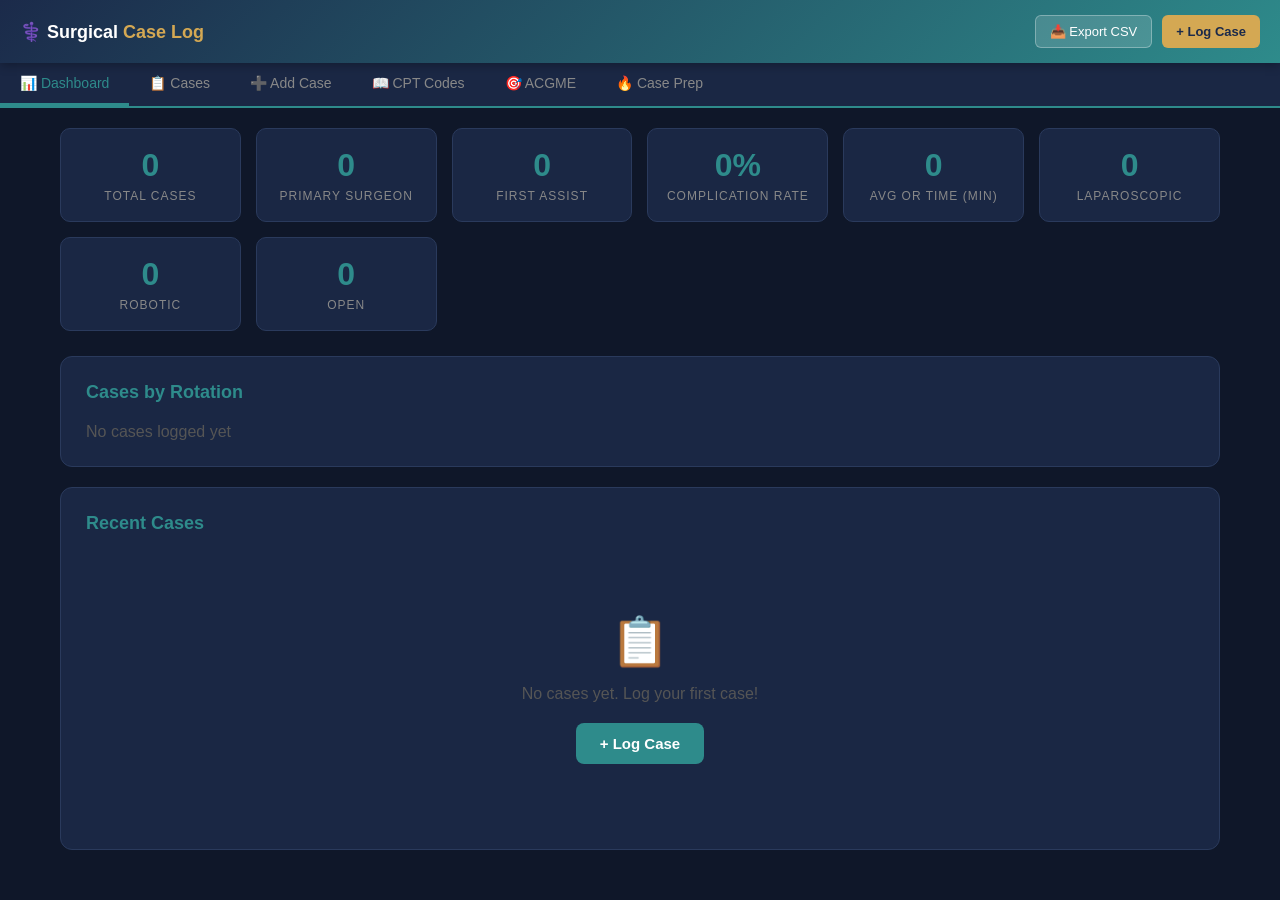
<file: 200.html>
<!DOCTYPE html>
<html lang="en">
<head>
    <meta charset="UTF-8">
    <meta name="viewport" content="width=device-width, initial-scale=1.0">
    <title>Cyrionyx – Clinical Case Log System</title>
    <style>
        * { margin: 0; padding: 0; box-sizing: border-box; }
        
        body {
            font-family: -apple-system, BlinkMacSystemFont, 'Segoe UI', Roboto, sans-serif;
            background: #0f1729;
            color: #e0e0e0;
            min-height: 100vh;
        }

        /* Header */
        .header {
            background: linear-gradient(135deg, #1B2A4A, #2E8B8B);
            padding: 15px 20px;
            display: flex;
            justify-content: space-between;
            align-items: center;
            position: sticky;
            top: 0;
            z-index: 100;
            box-shadow: 0 2px 10px rgba(0,0,0,0.3);
        }
        .header h1 { font-size: 18px; color: #fff; }
        .header h1 span { color: #D4A853; }
        .header-actions { display: flex; gap: 10px; }
        .header-actions button {
            background: rgba(255,255,255,0.15);
            border: 1px solid rgba(255,255,255,0.3);
            color: #fff;
            padding: 8px 14px;
            border-radius: 6px;
            cursor: pointer;
            font-size: 13px;
        }
        .header-actions button:hover { background: rgba(255,255,255,0.25); }
        .header-actions button.primary { background: #D4A853; color: #1B2A4A; border: none; font-weight: 600; }

        /* Tabs */
        .tabs {
            display: flex;
            background: #1a2744;
            overflow-x: auto;
            border-bottom: 2px solid #2E8B8B;
        }
        .tab {
            padding: 12px 20px;
            cursor: pointer;
            color: #888;
            font-size: 14px;
            font-weight: 500;
            white-space: nowrap;
            border-bottom: 3px solid transparent;
            transition: all 0.2s;
        }
        .tab:hover { color: #ccc; }
        .tab.active { color: #2E8B8B; border-bottom-color: #2E8B8B; }

        /* Content */
        .content { padding: 20px; max-width: 1200px; margin: 0 auto; }
        .section { display: none; }
        .section.active { display: block; }

        /* Dashboard Cards */
        .dashboard-grid {
            display: grid;
            grid-template-columns: repeat(auto-fit, minmax(160px, 1fr));
            gap: 15px;
            margin-bottom: 25px;
        }
        .stat-card {
            background: #1a2744;
            border-radius: 10px;
            padding: 18px;
            text-align: center;
            border: 1px solid #2a3a5c;
        }
        .stat-card .number { font-size: 32px; font-weight: 700; color: #2E8B8B; }
        .stat-card .label { font-size: 12px; color: #888; margin-top: 5px; text-transform: uppercase; letter-spacing: 1px; }

        /* Add Case Form */
        .form-card {
            background: #1a2744;
            border-radius: 12px;
            padding: 25px;
            border: 1px solid #2a3a5c;
            margin-bottom: 20px;
        }
        .form-card h2 { color: #2E8B8B; margin-bottom: 20px; font-size: 18px; }
        .form-grid {
            display: grid;
            grid-template-columns: repeat(auto-fit, minmax(200px, 1fr));
            gap: 15px;
        }
        .form-group { display: flex; flex-direction: column; }
        .form-group label {
            font-size: 12px;
            color: #888;
            margin-bottom: 5px;
            text-transform: uppercase;
            letter-spacing: 0.5px;
        }
        .form-group input, .form-group select, .form-group textarea {
            background: #0f1729;
            border: 1px solid #2a3a5c;
            color: #ffffff !important;
            padding: 10px 12px;
            border-radius: 8px;
            font-size: 14px;
            outline: none;
        }
        
        /* Force selected value to be white */
        .form-group select {
            color: #ffffff !important;
        }
        .form-group input:focus, .form-group select:focus {
            border-color: #2E8B8B;
            box-shadow: 0 0 0 2px rgba(46,139,139,0.2);
        }
        .form-group select { appearance: auto; }
        
        /* Fix dropdown option visibility - Enhanced for mobile */
        .form-group select option {
            background: #0f1729 !important;
            color: #ffffff !important;
            font-size: 16px !important;
        }
        .form-group select option:hover, .form-group select option:focus {
            background: #2E8B8B !important;
            color: #ffffff !important;
        }
        
        /* Mobile-specific dropdown fixes */
        @media (max-width: 768px) {
            .form-group select {
                -webkit-appearance: none !important;
                appearance: none !important;
                background-color: #0f1729 !important;
                color: #ffffff !important;
            }
            .form-group select option {
                background-color: #0f1729 !important;
                color: #ffffff !important;
                padding: 12px !important;
            }
        }
        
        /* Role Toggle Buttons */
        .role-toggle {
            background: #0f1729;
            border: 1px solid #2a3a5c;
            color: #e0e0e0;
            padding: 8px 12px;
            border-radius: 6px;
            font-size: 13px;
            cursor: pointer;
            transition: all 0.2s;
        }
        .role-toggle:hover {
            border-color: #2E8B8B;
            background: #1a2744;
        }
        .role-toggle.active {
            background: #2E8B8B;
            border-color: #2E8B8B;
            color: #ffffff;
        }
        .form-full { grid-column: 1 / -1; }

        .btn {
            padding: 12px 24px;
            border: none;
            border-radius: 8px;
            cursor: pointer;
            font-size: 15px;
            font-weight: 600;
            transition: all 0.2s;
        }
        .btn-primary { background: #2E8B8B; color: #fff; }
        .btn-primary:hover { background: #3aa5a5; }
        .btn-danger { background: #c0392b; color: #fff; }
        .btn-danger:hover { background: #e74c3c; }
        .btn-gold { background: #D4A853; color: #1B2A4A; }

        /* Case List Table */
        .case-list { overflow-x: auto; }
        .case-table {
            width: 100%;
            border-collapse: collapse;
            font-size: 13px;
        }
        .case-table th {
            background: #1B2A4A;
            color: #2E8B8B;
            padding: 10px 12px;
            text-align: left;
            font-size: 11px;
            text-transform: uppercase;
            letter-spacing: 0.5px;
            position: sticky;
            top: 0;
        }
        .case-table td {
            padding: 10px 12px;
            border-bottom: 1px solid #1a2744;
        }
        .case-table tr:nth-child(even) { background: #141e33; }
        .case-table tr:hover { background: #1a2744; }
        .case-table .delete-btn {
            background: none;
            border: none;
            color: #c0392b;
            cursor: pointer;
            font-size: 16px;
        }

        /* Badge */
        .badge {
            display: inline-block;
            padding: 3px 8px;
            border-radius: 4px;
            font-size: 11px;
            font-weight: 600;
        }
        .badge-primary { background: rgba(46,139,139,0.2); color: #2E8B8B; }
        .badge-assist { background: rgba(212,168,83,0.2); color: #D4A853; }
        .badge-comp { background: rgba(192,57,43,0.2); color: #e74c3c; }

        /* CPT Reference */
        .cpt-search {
            width: 100%;
            background: #0f1729;
            border: 1px solid #2a3a5c;
            color: #e0e0e0;
            padding: 12px 16px;
            border-radius: 8px;
            font-size: 15px;
            margin-bottom: 15px;
        }
        .cpt-search:focus { border-color: #2E8B8B; outline: none; }

        /* ACGME Progress */
        .milestone-row {
            display: flex;
            align-items: center;
            padding: 12px 0;
            border-bottom: 1px solid #1a2744;
            gap: 15px;
        }
        .milestone-name { flex: 1; font-size: 14px; }
        .milestone-bar-bg {
            flex: 2;
            background: #0f1729;
            border-radius: 10px;
            height: 20px;
            overflow: hidden;
        }
        .milestone-bar {
            height: 100%;
            border-radius: 10px;
            transition: width 0.5s;
            display: flex;
            align-items: center;
            justify-content: center;
            font-size: 11px;
            font-weight: 600;
        }
        .milestone-bar.green { background: #27ae60; }
        .milestone-bar.yellow { background: #D4A853; }
        .milestone-bar.red { background: #c0392b; }
        .milestone-count { width: 80px; text-align: right; font-size: 13px; color: #888; }
        .milestone-input {
            width: 60px;
            background: #0f1729;
            border: 1px solid #2a3a5c;
            color: #e0e0e0;
            padding: 6px;
            border-radius: 6px;
            text-align: center;
            font-size: 14px;
        }

        /* Mobile */
        @media (max-width: 768px) {
            .header h1 { font-size: 14px; }
            .form-grid { grid-template-columns: 1fr; }
            .dashboard-grid { grid-template-columns: repeat(2, 1fr); }
            .content { padding: 12px; }
            .tab { padding: 10px 14px; font-size: 13px; }
        }

        /* Empty State */
        .empty-state {
            text-align: center;
            padding: 60px 20px;
            color: #555;
        }
        .empty-state .icon { font-size: 48px; margin-bottom: 15px; }
        .empty-state p { font-size: 16px; margin-bottom: 20px; }
    </style>
</head>
<body>

<div class="header">
    <h1>⚕️ Surgical <span>Case Log</span></h1>
    <div class="header-actions">
        <button onclick="exportCSV()">📥 Export CSV</button>
        <button class="primary" onclick="showSection('add')">+ Log Case</button>
    </div>
</div>

<div class="tabs">
    <div class="tab active" onclick="showSection('dashboard')">📊 Dashboard</div>
    <div class="tab" onclick="showSection('cases')">📋 Cases</div>
    <div class="tab" onclick="showSection('add')">➕ Add Case</div>
    <div class="tab" onclick="showSection('cpt')">📖 CPT Codes</div>
    <div class="tab" onclick="showSection('acgme')">🎯 ACGME</div>
    <div class="tab" onclick="window.open('/prep', '_blank')">🔥 Case Prep</div>
</div>

<div class="content">
    <!-- DASHBOARD -->
    <div id="dashboard" class="section active">
        <div class="dashboard-grid">
            <div class="stat-card"><div class="number" id="totalCases">0</div><div class="label">Total Cases</div></div>
            <div class="stat-card"><div class="number" id="primaryCount">0</div><div class="label">Primary Surgeon</div></div>
            <div class="stat-card"><div class="number" id="assistCount">0</div><div class="label">First Assist</div></div>
            <div class="stat-card"><div class="number" id="compRate">0%</div><div class="label">Complication Rate</div></div>
            <div class="stat-card"><div class="number" id="avgOR">0</div><div class="label">Avg OR Time (min)</div></div>
            <div class="stat-card"><div class="number" id="lapCount">0</div><div class="label">Laparoscopic</div></div>
            <div class="stat-card"><div class="number" id="robotCount">0</div><div class="label">Robotic</div></div>
            <div class="stat-card"><div class="number" id="openCount">0</div><div class="label">Open</div></div>
        </div>

        <div class="form-card">
            <h2>Cases by Rotation</h2>
            <div id="rotationBreakdown"></div>
        </div>

        <div class="form-card">
            <h2>Recent Cases</h2>
            <div id="recentCases"></div>
        </div>
    </div>

    <!-- CASES LIST -->
    <div id="cases" class="section">
        <div style="margin-bottom:15px; display:flex; gap:10px; flex-wrap:wrap;">
            <input type="text" id="searchCases" class="cpt-search" placeholder="🔍 Search cases..." style="flex:1; min-width:200px;" oninput="renderCases()">
            <select id="filterRotation" style="background:#0f1729;border:1px solid #2a3a5c;color:#e0e0e0;padding:10px;border-radius:8px;" onchange="renderCases()">
                <option value="">All Rotations</option>
            </select>
        </div>
        <div class="case-list" id="caseList"></div>
    </div>

    <!-- ADD CASE -->
    <div id="add" class="section">
        <div class="form-card">
            <div style="margin-bottom: 20px; padding: 12px; background: #141e33; border-radius: 8px; border: 1px solid #2a3a5c;">
                <label style="color: #888; font-size: 12px; margin-bottom: 8px; display: block;">USER TYPE</label>
                <div style="display: flex; gap: 8px; flex-wrap: wrap;">
                    <button type="button" class="role-toggle active" data-role="resident">👨‍⚕️ Resident</button>
                    <button type="button" class="role-toggle" data-role="medical">🎓 Medical Student</button>
                    <button type="button" class="role-toggle" data-role="pa">🩺 PA Student</button>
                    <button type="button" class="role-toggle" data-role="np">👩‍⚕️ NP Student</button>
                    <button type="button" class="role-toggle" data-role="rnfa">🔧 RNFA</button>
                </div>
            </div>
            <h2>➕ Log New Case</h2>
            <form id="caseForm" onsubmit="addCase(event)">
                <div class="form-grid">
                    <div class="form-group" style="grid-column: span 2;">
                        <label>Case ID <span style="color:#2E8B8B; font-size:10px;">(ACGME Required)</span></label>
                        <input type="text" id="caseId" placeholder="Auto-generated" readonly style="font-weight:600; color:#2E8B8B; letter-spacing:1px; background:#0a0f1d; cursor:default;">
                    </div>
                    <div class="form-group">
                        <label>Date</label>
                        <input type="date" id="caseDate" required>
                    </div>
                    <div class="form-group">
                        <label>Patient Age</label>
                        <input type="number" id="patientAge" placeholder="45" min="0" max="120">
                    </div>
                    <div class="form-group">
                        <label>Sex</label>
                        <select id="patientSex">
                            <option value="M">Male</option>
                            <option value="F">Female</option>
                        </select>
                    </div>
                    <div class="form-group">
                        <label>Rotation</label>
                        <select id="rotation" required>
                            <option value="">Select...</option>
                            <option>General</option>
                            <option>Trauma</option>
                            <option>Vascular</option>
                            <option>Thoracic</option>
                            <option>Colorectal</option>
                            <option>Surgical Oncology</option>
                            <option>Endocrine</option>
                            <option>Pediatric</option>
                            <option>Plastics</option>
                            <option>Transplant</option>
                            <option>Critical Care</option>
                            <option>Bariatric</option>
                            <option>MIS</option>
                            <option>Breast</option>
                            <option>Cardiac</option>
                        </select>
                    </div>
                    <div class="form-group" style="grid-column: span 2;">
                        <label>Procedure</label>
                        <input type="text" id="procedure" placeholder="Laparoscopic Cholecystectomy" required>
                    </div>
                    <div class="form-group">
                        <label>CPT Code</label>
                        <input type="text" id="cptCode" placeholder="47562">
                    </div>
                    <div class="form-group">
                        <label>Role</label>
                        <select id="role" required>
                            <option value="">Select...</option>
                            <option>Primary Surgeon</option>
                            <option>First Assist</option>
                            <option>Second Assist</option>
                            <option>Teaching Assist</option>
                            <option>Observer</option>
                        </select>
                    </div>
                    <div class="form-group">
                        <label>Approach</label>
                        <select id="approach">
                            <option value="">Select...</option>
                            <option>Open</option>
                            <option>Laparoscopic</option>
                            <option>Robotic</option>
                            <option>Endoscopic</option>
                            <option>Hybrid</option>
                            <option>Percutaneous</option>
                        </select>
                    </div>
                    <div class="form-group">
                        <label>Attending</label>
                        <input type="text" id="attending" placeholder="Dr. Smith">
                    </div>
                    <div class="form-group">
                        <label>Complications</label>
                        <select id="complications">
                            <option>None</option>
                            <option>SSI</option>
                            <option>Bleeding</option>
                            <option>DVT/PE</option>
                            <option>Pneumonia</option>
                            <option>Anastomotic Leak</option>
                            <option>Return to OR</option>
                            <option>Wound Dehiscence</option>
                            <option>Ileus</option>
                            <option>UTI</option>
                            <option>MI</option>
                            <option>Stroke</option>
                            <option>Death</option>
                            <option>Other</option>
                        </select>
                    </div>
                    <div class="form-group">
                        <label>EBL (mL)</label>
                        <input type="number" id="ebl" placeholder="50" min="0">
                    </div>
                    <div class="form-group">
                        <label>OR Time (min)</label>
                        <input type="number" id="orTime" placeholder="60" min="0">
                    </div>
                    <div class="form-group form-full">
                        <label>Notes</label>
                        <textarea id="notes" rows="2" placeholder="Additional case details..."></textarea>
                    </div>
                </div>
                <div style="margin-top:20px; display:flex; gap:10px;">
                    <button type="submit" class="btn btn-primary">✅ Save Case</button>
                    <button type="reset" class="btn" style="background:#2a3a5c; color:#888;">Clear</button>
                </div>
            </form>
        </div>
    </div>

    <!-- CPT REFERENCE -->
    <div id="cpt" class="section">
        <input type="text" class="cpt-search" id="cptSearch" placeholder="🔍 Search CPT codes or procedures..." oninput="filterCPT()">
        <div class="case-list" id="cptList"></div>
    </div>

    <!-- ACGME MILESTONES -->
    <div id="acgme" class="section">
        <div class="form-card">
            <h2>🎯 ACGME Case Requirements — General Surgery</h2>
            <p style="color:#888; margin-bottom:20px; font-size:14px;">Track your progress toward minimum case requirements. Update counts manually or they auto-count from your logged cases.</p>
            <div id="milestoneList"></div>
        </div>
    </div>
</div>

<script>
// CPT Code Database
const CPT_CODES = [
    {code:"47562", procedure:"Lap Cholecystectomy", category:"General"},
    {code:"47563", procedure:"Lap Cholecystectomy w/ Cholangiogram", category:"General"},
    {code:"44970", procedure:"Lap Appendectomy", category:"General"},
    {code:"44960", procedure:"Open Appendectomy", category:"General"},
    {code:"49505", procedure:"Inguinal Hernia Repair", category:"General"},
    {code:"49507", procedure:"Inguinal Hernia Repair, Incarcerated", category:"General"},
    {code:"49560", procedure:"Ventral Hernia Repair, Incarcerated", category:"General"},
    {code:"49652", procedure:"Lap Ventral Hernia Repair", category:"General"},
    {code:"44140", procedure:"Partial Colectomy", category:"Colorectal"},
    {code:"44160", procedure:"Right Hemicolectomy", category:"Colorectal"},
    {code:"44204", procedure:"Lap Partial Colectomy w/ Anastomosis", category:"Colorectal"},
    {code:"43239", procedure:"EGD w/ Biopsy", category:"General"},
    {code:"43644", procedure:"Lap Gastric Bypass (RYGB)", category:"Bariatric"},
    {code:"43775", procedure:"Lap Sleeve Gastrectomy", category:"Bariatric"},
    {code:"49000", procedure:"Exploratory Laparotomy", category:"Trauma"},
    {code:"44120", procedure:"Small Bowel Resection", category:"General"},
    {code:"38115", procedure:"Splenectomy", category:"Trauma"},
    {code:"47100", procedure:"Liver Repair/Wedge Biopsy", category:"Trauma"},
    {code:"35556", procedure:"Fem-Pop Bypass", category:"Vascular"},
    {code:"35301", procedure:"Carotid Endarterectomy", category:"Vascular"},
    {code:"60220", procedure:"Total Thyroid Lobectomy", category:"Endocrine"},
    {code:"60240", procedure:"Total Thyroidectomy", category:"Endocrine"},
    {code:"60500", procedure:"Parathyroidectomy", category:"Endocrine"},
    {code:"60650", procedure:"Lap Adrenalectomy", category:"Endocrine"},
    {code:"19301", procedure:"Partial Mastectomy (Lumpectomy)", category:"Breast"},
    {code:"19303", procedure:"Simple/Total Mastectomy", category:"Breast"},
    {code:"19307", procedure:"Modified Radical Mastectomy", category:"Breast"},
    {code:"38525", procedure:"Sentinel Lymph Node Biopsy", category:"Breast"},
    {code:"36556", procedure:"Central Venous Catheter", category:"Critical Care"},
    {code:"32551", procedure:"Chest Tube Insertion", category:"Critical Care"},
    {code:"31600", procedure:"Tracheostomy", category:"Critical Care"},
    {code:"43246", procedure:"PEG Tube Placement", category:"Critical Care"},
    {code:"12001", procedure:"Simple Wound Repair (≤2.5cm)", category:"Trauma"},
    {code:"12031", procedure:"Intermediate Wound Repair (≤2.5cm)", category:"Trauma"},
    {code:"35221", procedure:"Repair Blood Vessel, Abdomen", category:"Vascular"},
    {code:"36818", procedure:"AV Fistula Creation", category:"Vascular"},
    {code:"34812", procedure:"EVAR - Open Femoral", category:"Vascular"},
    {code:"36245", procedure:"Selective Catheter Placement", category:"Vascular"},
    {code:"20680", procedure:"Hardware Removal", category:"Trauma"},
    {code:"44205", procedure:"Lap Colectomy w/ Removal", category:"Colorectal"},
    {code:"49561", procedure:"Ventral Hernia Repair, Strangulated", category:"General"},
];

// ACGME Milestones
const MILESTONES = [
    {name:"Skin, Soft Tissue, Breast", minimum:35},
    {name:"Alimentary (Esoph, Stomach, SI)", minimum:67},
    {name:"Alimentary (Colorectal, Appendix)", minimum:62},
    {name:"Abdominal (Liver, Biliary, Pancreas, Spleen)", minimum:43},
    {name:"Endocrine", minimum:17},
    {name:"Head and Neck", minimum:17},
    {name:"Pediatric", minimum:15},
    {name:"Trauma (OR + Non-OR)", minimum:40},
    {name:"Vascular", minimum:25},
    {name:"Thoracic", minimum:10},
    {name:"Operative Total", minimum:750},
    {name:"Chief Cases (PGY4-5)", minimum:250},
];

// Data storage
let cases = JSON.parse(localStorage.getItem('surgicalCases') || '[]');
let milestoneOverrides = JSON.parse(localStorage.getItem('milestoneOverrides') || '{}');

// Generate next Case ID: CCL-YYYY-NNNN
function generateCaseId() {
    const year = new Date().getFullYear();
    const prefix = `CCL-${year}-`;
    const existingIds = cases
        .filter(c => c.caseId && c.caseId.startsWith(prefix))
        .map(c => parseInt(c.caseId.replace(prefix, '')) || 0);
    const nextNum = existingIds.length > 0 ? Math.max(...existingIds) + 1 : 1;
    return `${prefix}${String(nextNum).padStart(4, '0')}`;
}

// Initialize
document.addEventListener('DOMContentLoaded', () => {
    document.getElementById('caseDate').valueAsDate = new Date();
    document.getElementById('caseId').value = generateCaseId();
    updateDashboard();
    renderCases();
    renderCPT();
    renderMilestones();
});

// Tab navigation
function showSection(id) {
    document.querySelectorAll('.section').forEach(s => s.classList.remove('active'));
    document.querySelectorAll('.tab').forEach(t => t.classList.remove('active'));
    document.getElementById(id).classList.add('active');
    document.querySelectorAll('.tab').forEach(t => {
        if ((id === 'dashboard' && t.textContent.includes('Dashboard')) ||
            (id === 'cases' && t.textContent.includes('Cases')) ||
            (id === 'add' && t.textContent.includes('Add')) ||
            (id === 'cpt' && t.textContent.includes('CPT')) ||
            (id === 'acgme' && t.textContent.includes('ACGME')))
            t.classList.add('active');
    });
    if (id === 'cases') renderCases();
}

// Role toggle functionality
let currentRole = 'resident';

function initRoleToggles() {
    document.querySelectorAll('.role-toggle').forEach(btn => {
        btn.addEventListener('click', (e) => {
            // Remove active from all
            document.querySelectorAll('.role-toggle').forEach(b => b.classList.remove('active'));
            // Add active to clicked
            e.target.classList.add('active');
            // Update current role
            currentRole = e.target.dataset.role;
            // Update form fields based on role
            updateFormForRole(currentRole);
        });
    });
}

function updateFormForRole(role) {
    const acgmeSyncBtn = document.getElementById('acgme-sync-btn');
    if (role === 'resident') {
        // Show ACGME sync for residents
        if (acgmeSyncBtn) acgmeSyncBtn.style.display = 'inline-block';
    } else {
        // Hide ACGME sync for non-residents
        if (acgmeSyncBtn) acgmeSyncBtn.style.display = 'none';
    }
}

// Initialize role toggles when page loads
document.addEventListener('DOMContentLoaded', initRoleToggles);

// Add case
function addCase(e) {
    e.preventDefault();
    const newCase = {
        id: Date.now(),
        caseId: document.getElementById('caseId').value,
        date: document.getElementById('caseDate').value,
        age: document.getElementById('patientAge').value,
        sex: document.getElementById('patientSex').value,
        rotation: document.getElementById('rotation').value,
        procedure: document.getElementById('procedure').value,
        cpt: document.getElementById('cptCode').value,
        role: document.getElementById('role').value,
        approach: document.getElementById('approach').value,
        attending: document.getElementById('attending').value,
        complications: document.getElementById('complications').value,
        ebl: document.getElementById('ebl').value,
        orTime: document.getElementById('orTime').value,
        notes: document.getElementById('notes').value,
    };
    cases.unshift(newCase);
    saveCases();
    document.getElementById('caseForm').reset();
    document.getElementById('caseDate').valueAsDate = new Date();
    document.getElementById('caseId').value = generateCaseId();
    updateDashboard();
    showSection('cases');
}

function deleteCase(id) {
    if (confirm('Delete this case?')) {
        cases = cases.filter(c => c.id !== id);
        saveCases();
        document.getElementById('caseId').value = generateCaseId();
        updateDashboard();
        renderCases();
    }
}

function saveCases() {
    localStorage.setItem('surgicalCases', JSON.stringify(cases));
}

// Dashboard
function updateDashboard() {
    const total = cases.length;
    const primary = cases.filter(c => c.role === 'Primary Surgeon').length;
    const assist = cases.filter(c => c.role === 'First Assist').length;
    const comps = cases.filter(c => c.complications && c.complications !== 'None').length;
    const compRate = total > 0 ? ((comps/total)*100).toFixed(1) : 0;
    const orTimes = cases.filter(c => c.orTime).map(c => parseInt(c.orTime));
    const avgOR = orTimes.length > 0 ? Math.round(orTimes.reduce((a,b)=>a+b,0)/orTimes.length) : 0;
    const lap = cases.filter(c => c.approach === 'Laparoscopic').length;
    const robot = cases.filter(c => c.approach === 'Robotic').length;
    const open = cases.filter(c => c.approach === 'Open').length;

    document.getElementById('totalCases').textContent = total;
    document.getElementById('primaryCount').textContent = primary;
    document.getElementById('assistCount').textContent = assist;
    document.getElementById('compRate').textContent = compRate + '%';
    document.getElementById('avgOR').textContent = avgOR;
    document.getElementById('lapCount').textContent = lap;
    document.getElementById('robotCount').textContent = robot;
    document.getElementById('openCount').textContent = open;

    // Rotation breakdown
    const rotations = {};
    cases.forEach(c => { rotations[c.rotation] = (rotations[c.rotation]||0) + 1; });
    const rotDiv = document.getElementById('rotationBreakdown');
    if (Object.keys(rotations).length === 0) {
        rotDiv.innerHTML = '<p style="color:#555">No cases logged yet</p>';
    } else {
        rotDiv.innerHTML = Object.entries(rotations)
            .sort((a,b) => b[1]-a[1])
            .map(([rot, count]) => `
                <div style="display:flex;align-items:center;padding:8px 0;border-bottom:1px solid #0f1729;">
                    <span style="flex:1">${rot}</span>
                    <div style="flex:2;background:#0f1729;border-radius:6px;height:24px;overflow:hidden;margin:0 15px;">
                        <div style="width:${(count/total)*100}%;background:#2E8B8B;height:100%;border-radius:6px;display:flex;align-items:center;padding-left:8px;font-size:12px;font-weight:600;">${count}</div>
                    </div>
                    <span style="color:#888;width:40px;text-align:right">${Math.round((count/total)*100)}%</span>
                </div>
            `).join('');
    }

    // Recent cases
    const recentDiv = document.getElementById('recentCases');
    const recent = cases.slice(0, 5);
    if (recent.length === 0) {
        recentDiv.innerHTML = '<div class="empty-state"><div class="icon">📋</div><p>No cases yet. Log your first case!</p><button class="btn btn-primary" onclick="showSection(\'add\')">+ Log Case</button></div>';
    } else {
        recentDiv.innerHTML = '<table class="case-table"><tr><th>Case ID</th><th>Date</th><th>Procedure</th><th>Role</th><th>Rotation</th></tr>' +
            recent.map(c => `<tr><td style="font-weight:600;color:#2E8B8B;font-size:12px;">${c.caseId || '-'}</td><td>${c.date}</td><td>${c.procedure}</td><td><span class="badge ${c.role==='Primary Surgeon'?'badge-primary':'badge-assist'}">${c.role}</span></td><td>${c.rotation}</td></tr>`).join('') + '</table>';
    }

    // Update rotation filter
    const filter = document.getElementById('filterRotation');
    const currentVal = filter.value;
    filter.innerHTML = '<option value="">All Rotations</option>' + 
        [...new Set(cases.map(c=>c.rotation))].sort().map(r => `<option ${r===currentVal?'selected':''}>${r}</option>`).join('');
    
    renderMilestones();
}

// Cases list
function renderCases() {
    const search = (document.getElementById('searchCases')?.value || '').toLowerCase();
    const rotFilter = document.getElementById('filterRotation')?.value || '';
    
    let filtered = cases.filter(c => {
        const matchSearch = !search || c.procedure.toLowerCase().includes(search) || 
            c.rotation.toLowerCase().includes(search) || c.attending?.toLowerCase().includes(search) ||
            c.cpt?.includes(search) || (c.caseId && c.caseId.toLowerCase().includes(search));
        const matchRot = !rotFilter || c.rotation === rotFilter;
        return matchSearch && matchRot;
    });

    const div = document.getElementById('caseList');
    if (filtered.length === 0) {
        div.innerHTML = '<div class="empty-state"><div class="icon">🔍</div><p>No cases found</p></div>';
        return;
    }

    div.innerHTML = `<table class="case-table">
        <tr><th>Case ID</th><th>Date</th><th>Procedure</th><th>CPT</th><th>Role</th><th>Approach</th><th>Rotation</th><th>Attending</th><th>Comp</th><th>OR Time</th><th></th></tr>
        ${filtered.map((c,i) => `<tr>
            <td style="font-weight:600;color:#2E8B8B;font-size:12px;white-space:nowrap;">${c.caseId || ('CCL-' + (c.date||'').substring(0,4) + '-' + String(filtered.length - i).padStart(4,'0'))}</td>
            <td>${c.date}</td>
            <td>${c.procedure}</td>
            <td>${c.cpt || '-'}</td>
            <td><span class="badge ${c.role==='Primary Surgeon'?'badge-primary':'badge-assist'}">${c.role}</span></td>
            <td>${c.approach || '-'}</td>
            <td>${c.rotation}</td>
            <td>${c.attending || '-'}</td>
            <td>${c.complications !== 'None' && c.complications ? '<span class="badge badge-comp">'+c.complications+'</span>' : '✅'}</td>
            <td>${c.orTime ? c.orTime+'m' : '-'}</td>
            <td><button class="delete-btn" onclick="deleteCase(${c.id})">🗑</button></td>
        </tr>`).join('')}
    </table>`;
}

// CPT Reference
function renderCPT() {
    const div = document.getElementById('cptList');
    renderCPTFiltered(CPT_CODES, div);
}

function filterCPT() {
    const search = document.getElementById('cptSearch').value.toLowerCase();
    const filtered = CPT_CODES.filter(c => 
        c.code.includes(search) || c.procedure.toLowerCase().includes(search) || c.category.toLowerCase().includes(search)
    );
    renderCPTFiltered(filtered, document.getElementById('cptList'));
}

function renderCPTFiltered(codes, div) {
    const grouped = {};
    codes.forEach(c => { (grouped[c.category] = grouped[c.category] || []).push(c); });
    
    div.innerHTML = Object.entries(grouped).map(([cat, items]) => `
        <div class="form-card" style="margin-bottom:10px;">
            <h2 style="font-size:15px;margin-bottom:10px;">${cat}</h2>
            <table class="case-table">
                ${items.map(c => `<tr style="cursor:pointer" onclick="document.getElementById('cptCode').value='${c.code}';document.getElementById('procedure').value='${c.procedure}';showSection('add');">
                    <td style="width:80px;font-weight:600;color:#2E8B8B">${c.code}</td>
                    <td>${c.procedure}</td>
                </tr>`).join('')}
            </table>
        </div>
    `).join('');
}

// ACGME Milestones
function renderMilestones() {
    const div = document.getElementById('milestoneList');
    div.innerHTML = MILESTONES.map((m, i) => {
        const count = milestoneOverrides[i] !== undefined ? parseInt(milestoneOverrides[i]) : 0;
        const pct = Math.min((count / m.minimum) * 100, 100);
        const color = pct >= 100 ? 'green' : pct >= 50 ? 'yellow' : 'red';
        const remaining = Math.max(m.minimum - count, 0);
        
        return `<div class="milestone-row">
            <div class="milestone-name">${m.name}</div>
            <div class="milestone-bar-bg">
                <div class="milestone-bar ${color}" style="width:${pct}%">${pct >= 15 ? Math.round(pct)+'%' : ''}</div>
            </div>
            <div class="milestone-count">
                <input type="number" class="milestone-input" value="${count}" min="0" onchange="updateMilestone(${i}, this.value)"> / ${m.minimum}
            </div>
        </div>`;
    }).join('');
}

function updateMilestone(idx, val) {
    milestoneOverrides[idx] = parseInt(val) || 0;
    localStorage.setItem('milestoneOverrides', JSON.stringify(milestoneOverrides));
    renderMilestones();
}

// Export CSV
function exportCSV() {
    if (cases.length === 0) { alert('No cases to export'); return; }
    const headers = ['Case ID','Date','Age','Sex','Rotation','Procedure','CPT','Role','Approach','Attending','Complications','EBL','OR Time','Notes'];
    const rows = cases.map(c => [c.caseId,c.date,c.age,c.sex,c.rotation,c.procedure,c.cpt,c.role,c.approach,c.attending,c.complications,c.ebl,c.orTime,c.notes].map(v => `"${(v||'').toString().replace(/"/g,'""')}"`).join(','));
    const csv = [headers.join(','), ...rows].join('\n');
    const blob = new Blob([csv], {type:'text/csv'});
    const a = document.createElement('a');
    a.href = URL.createObjectURL(blob);
    a.download = 'surgical_case_log.csv';
    a.click();
}
</script>

</body>
</html>
</file>
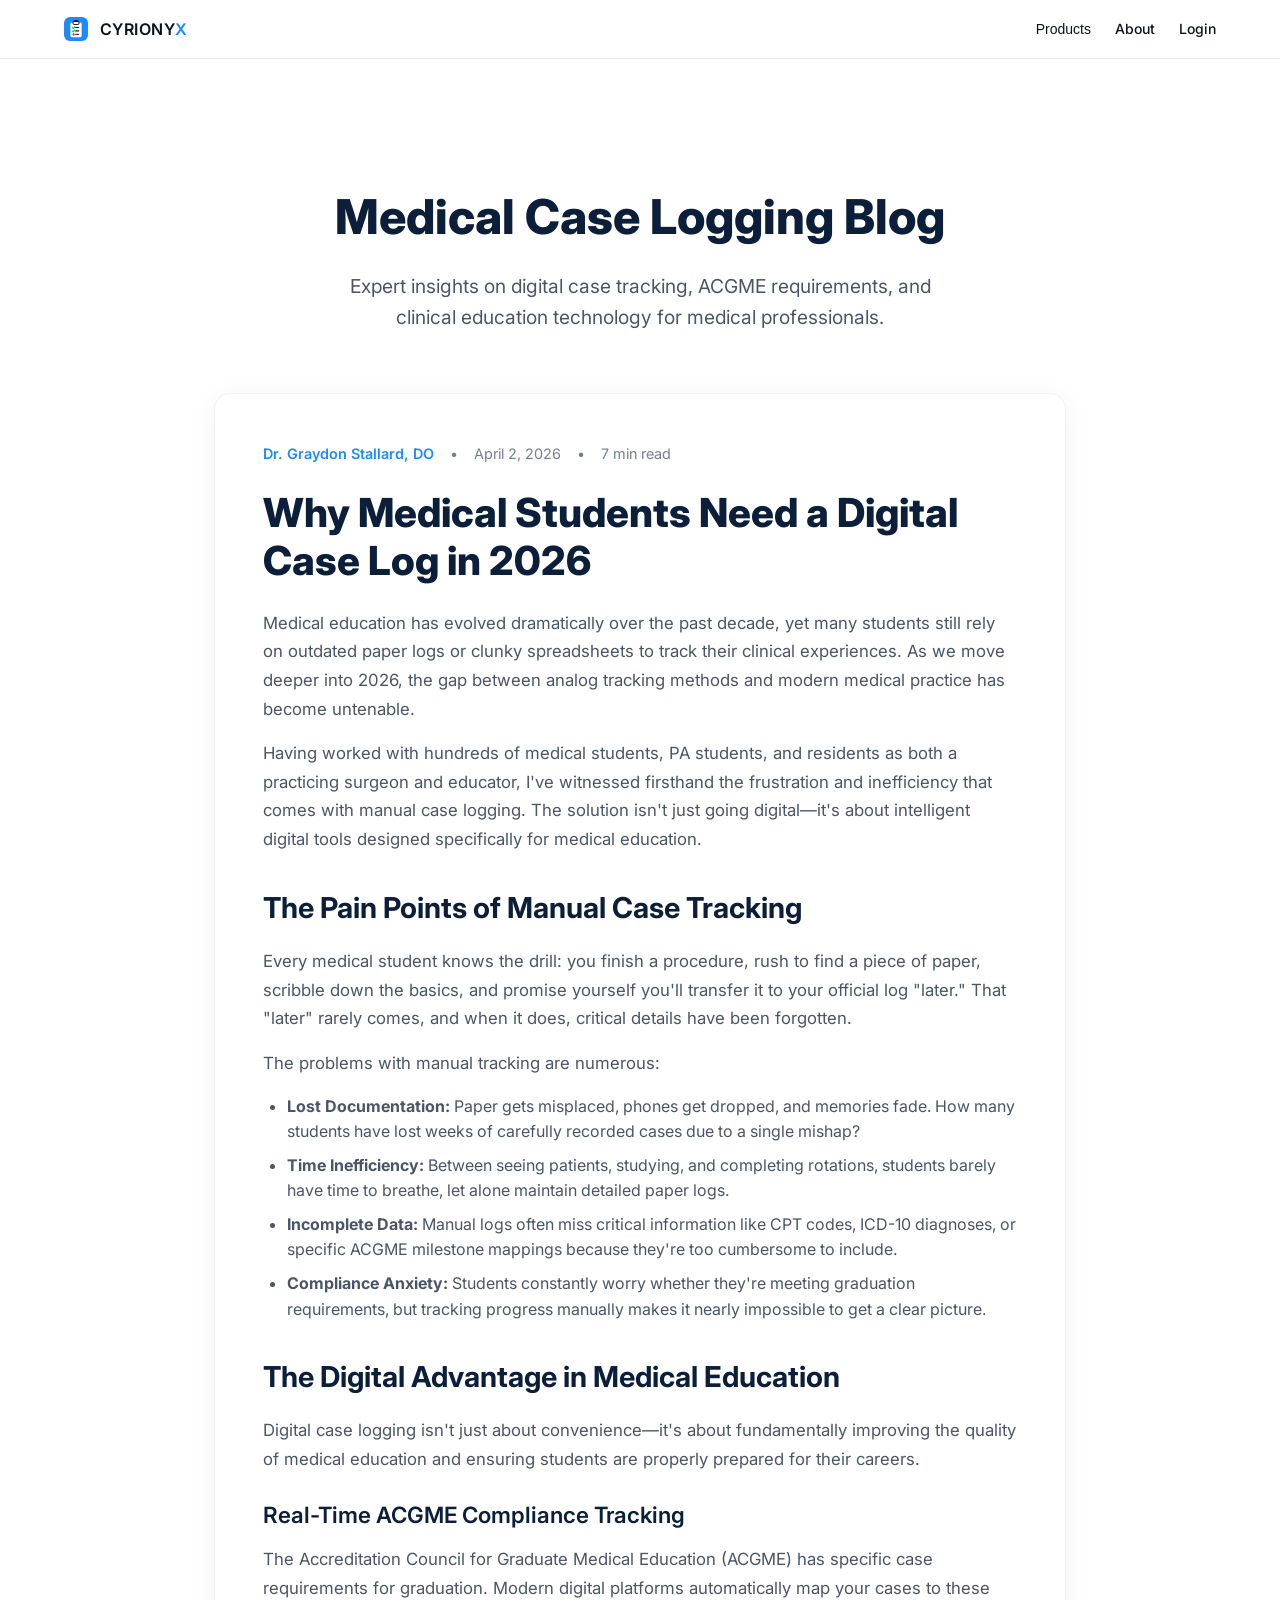
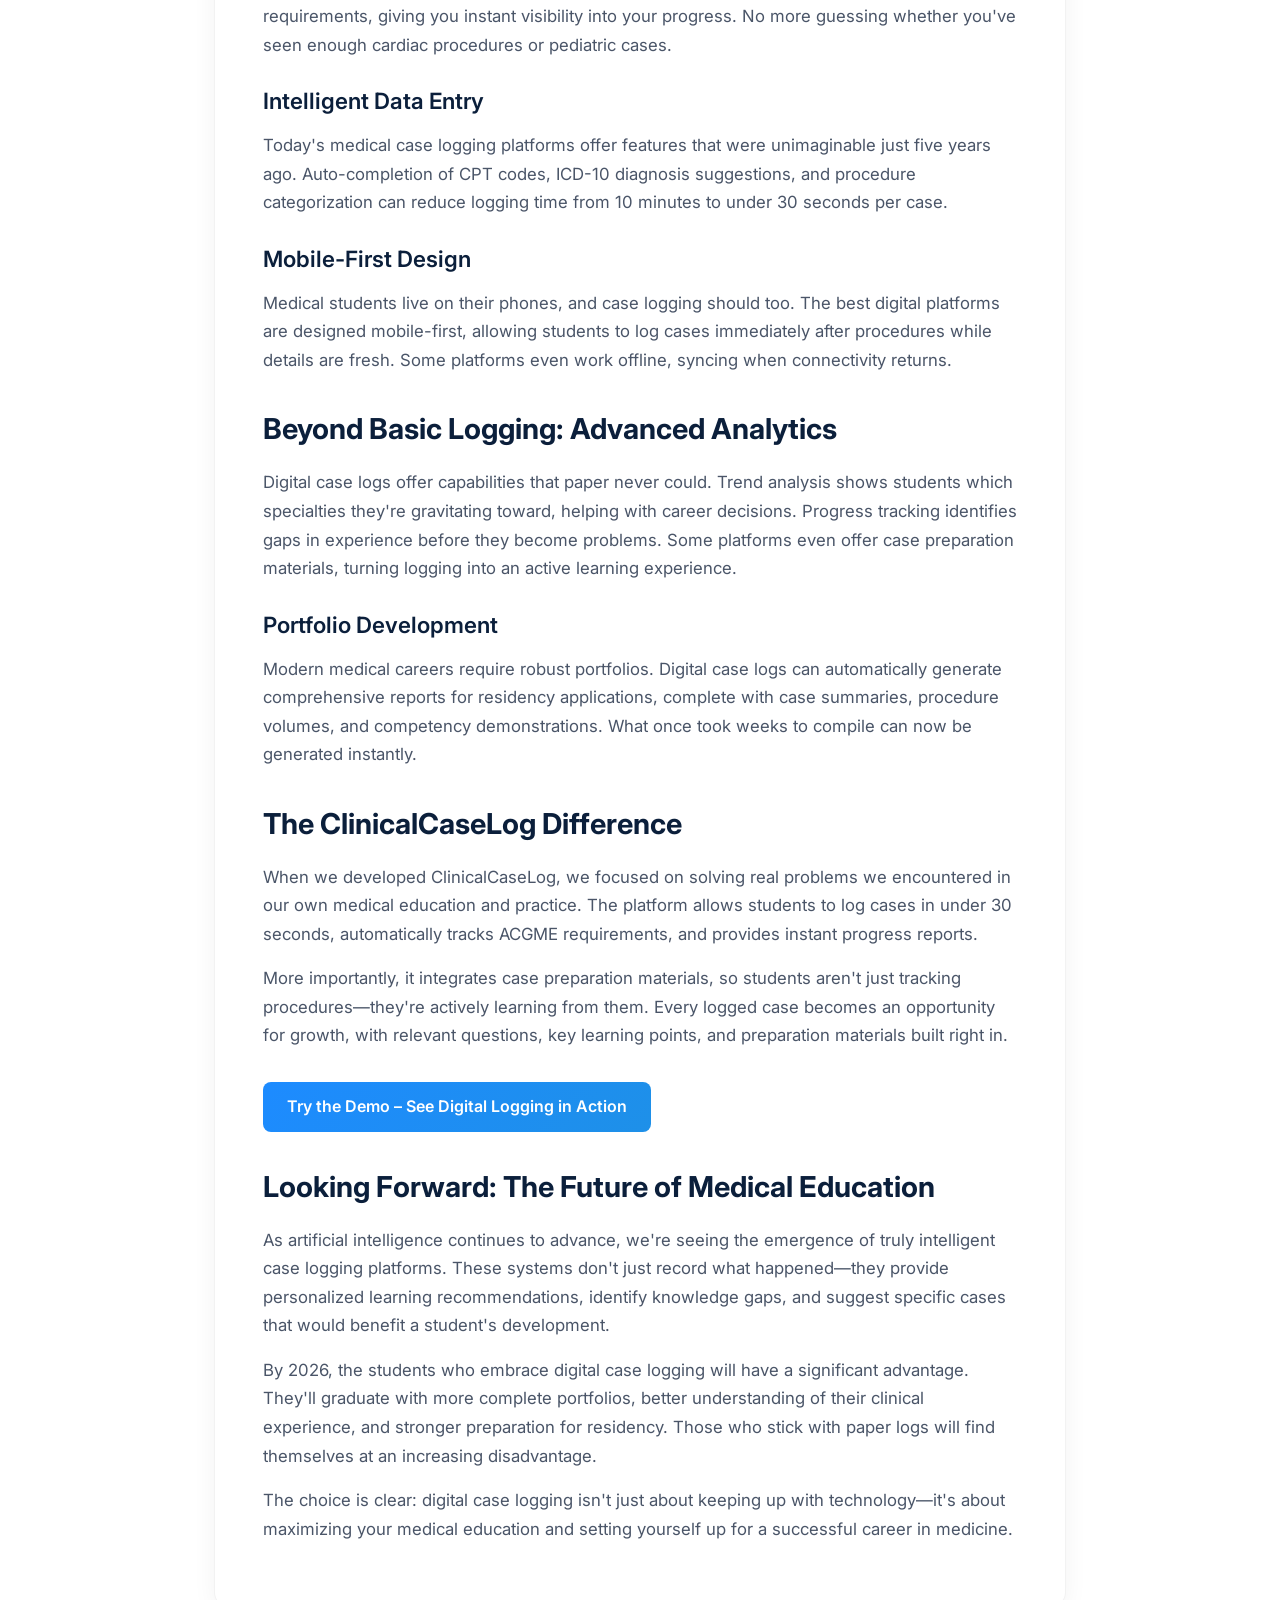
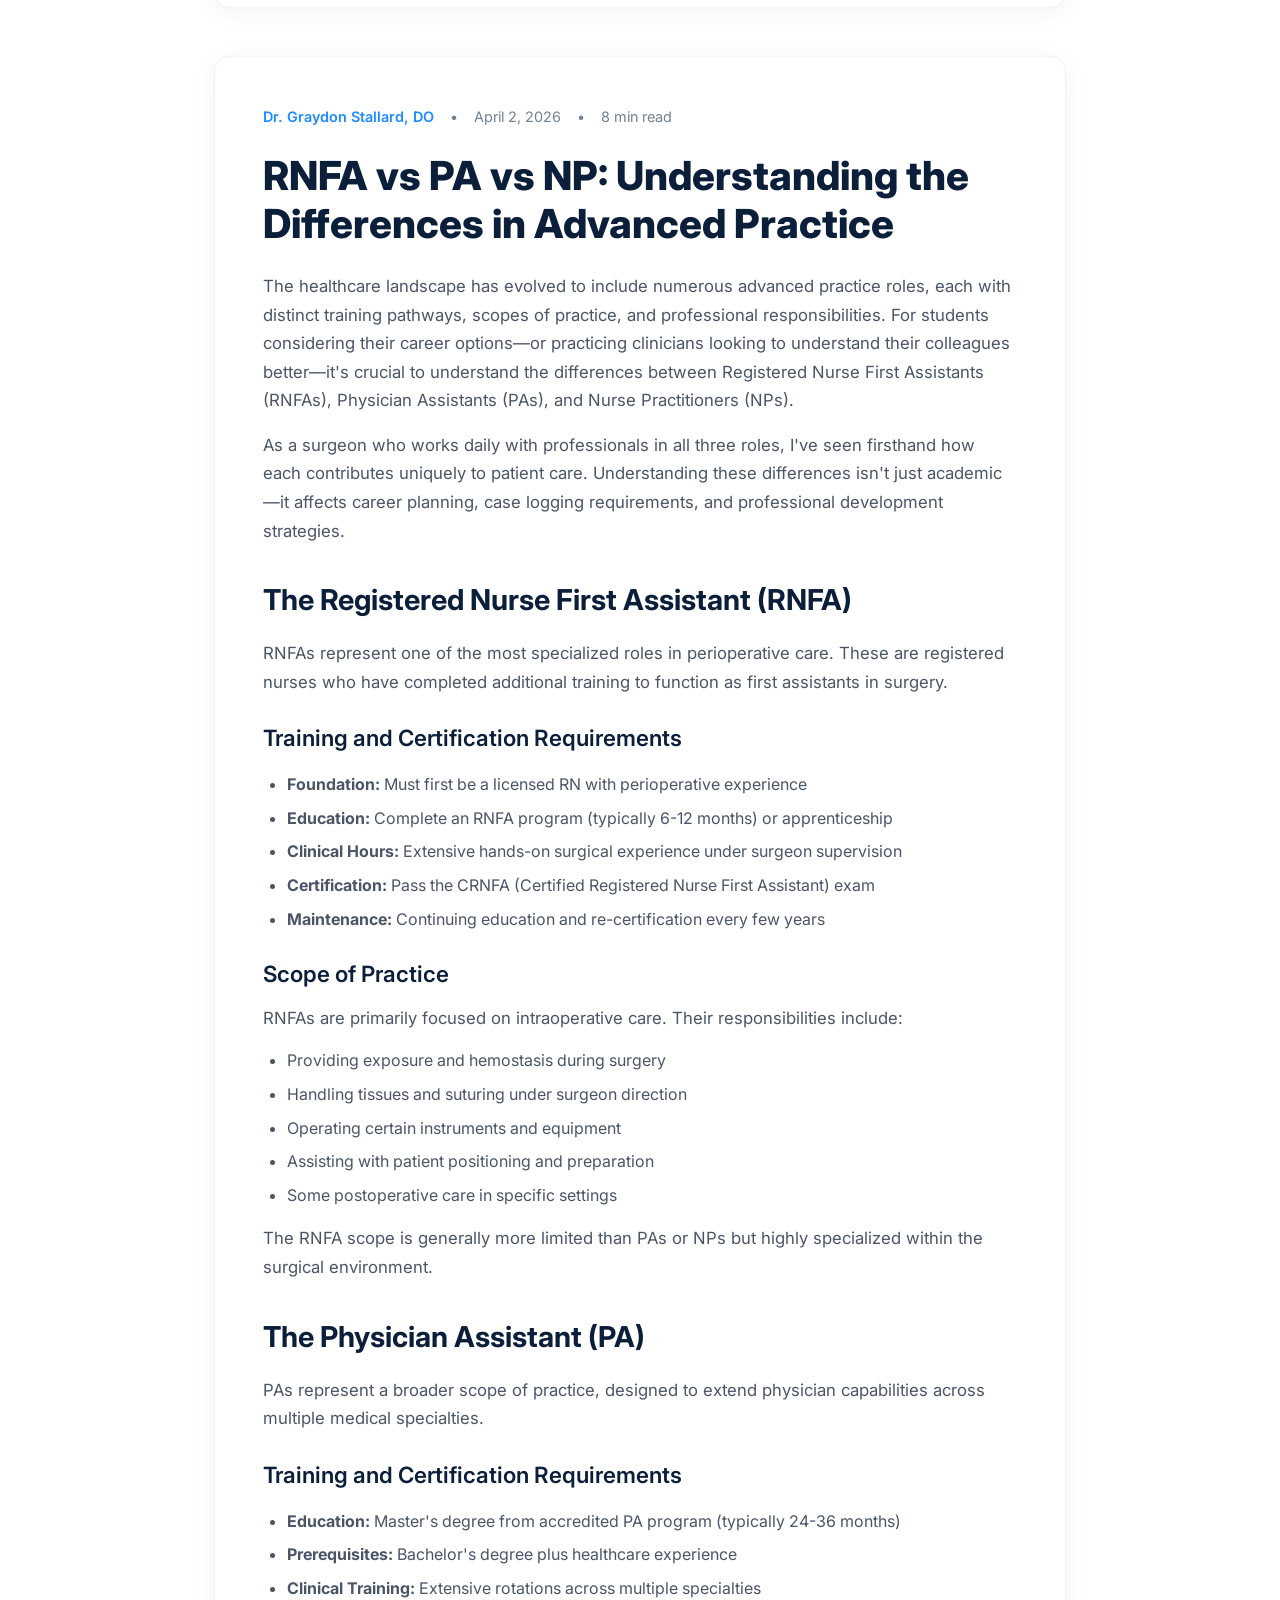
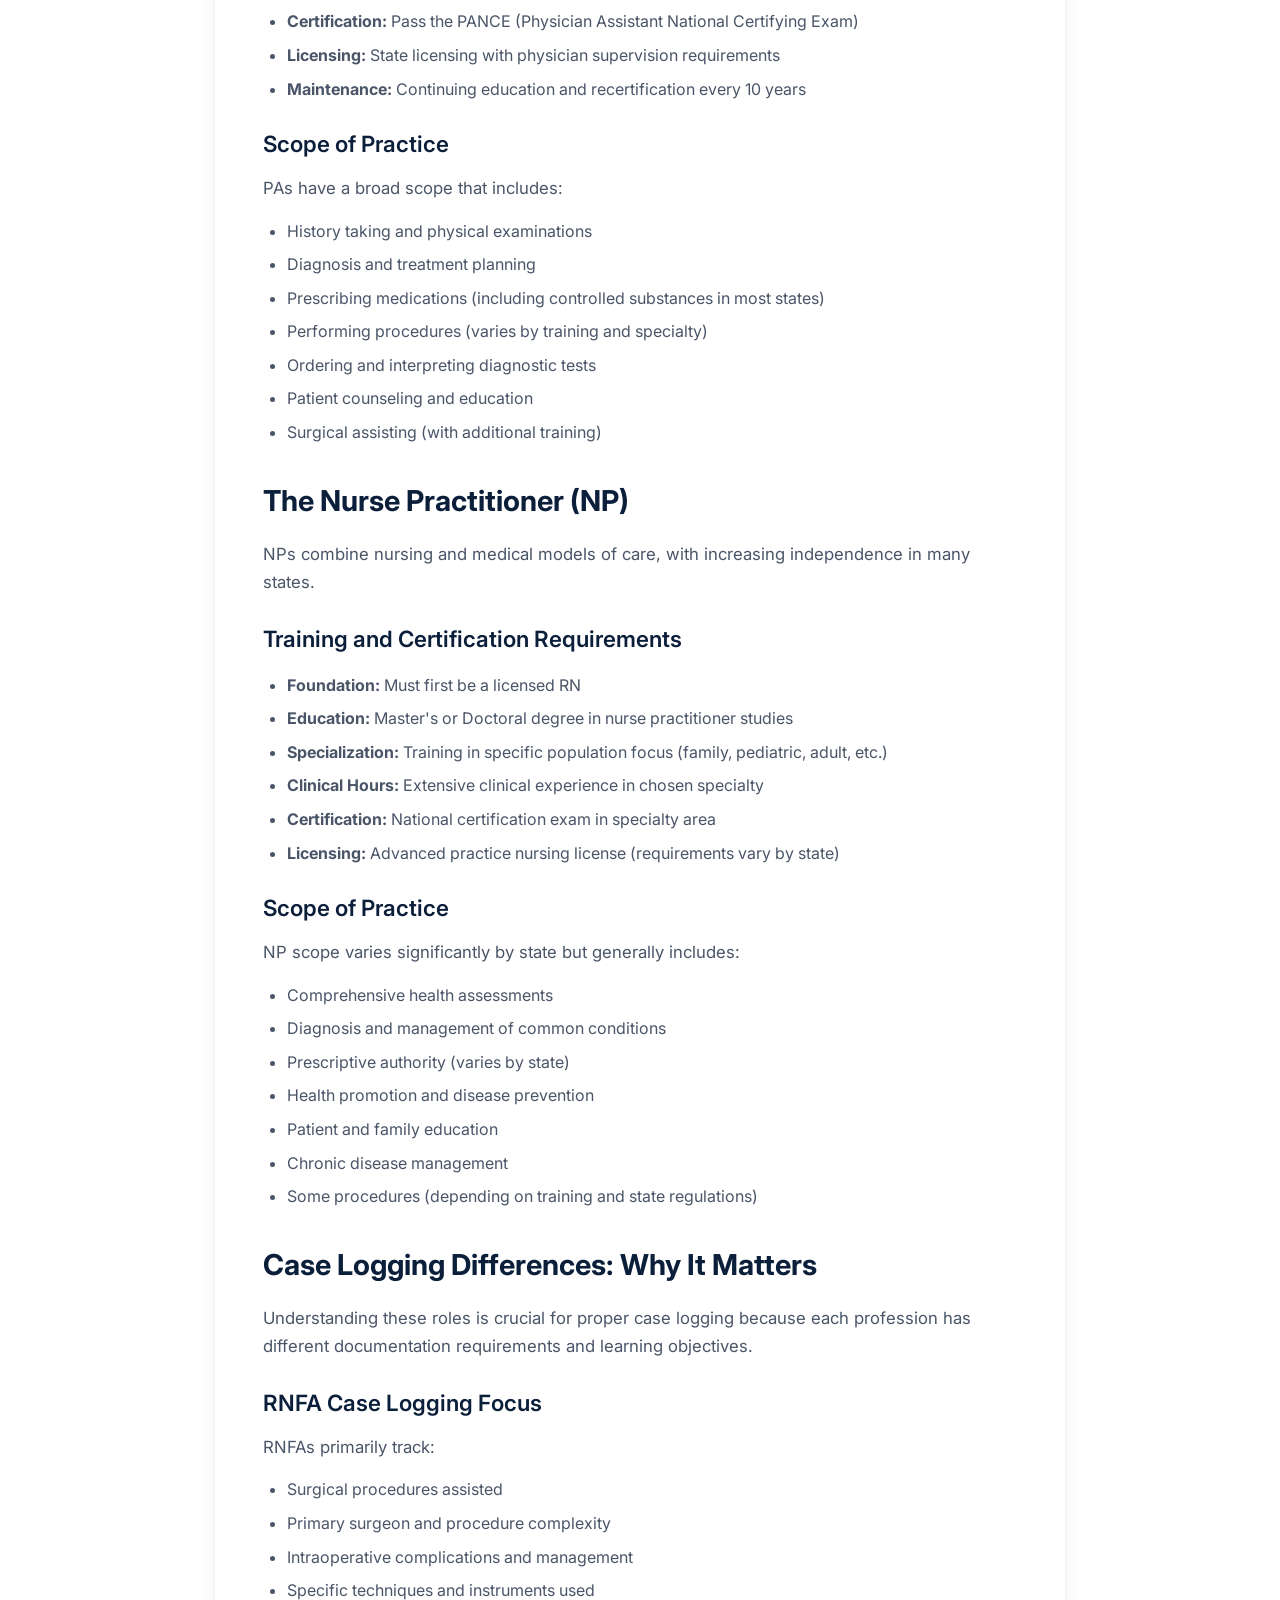
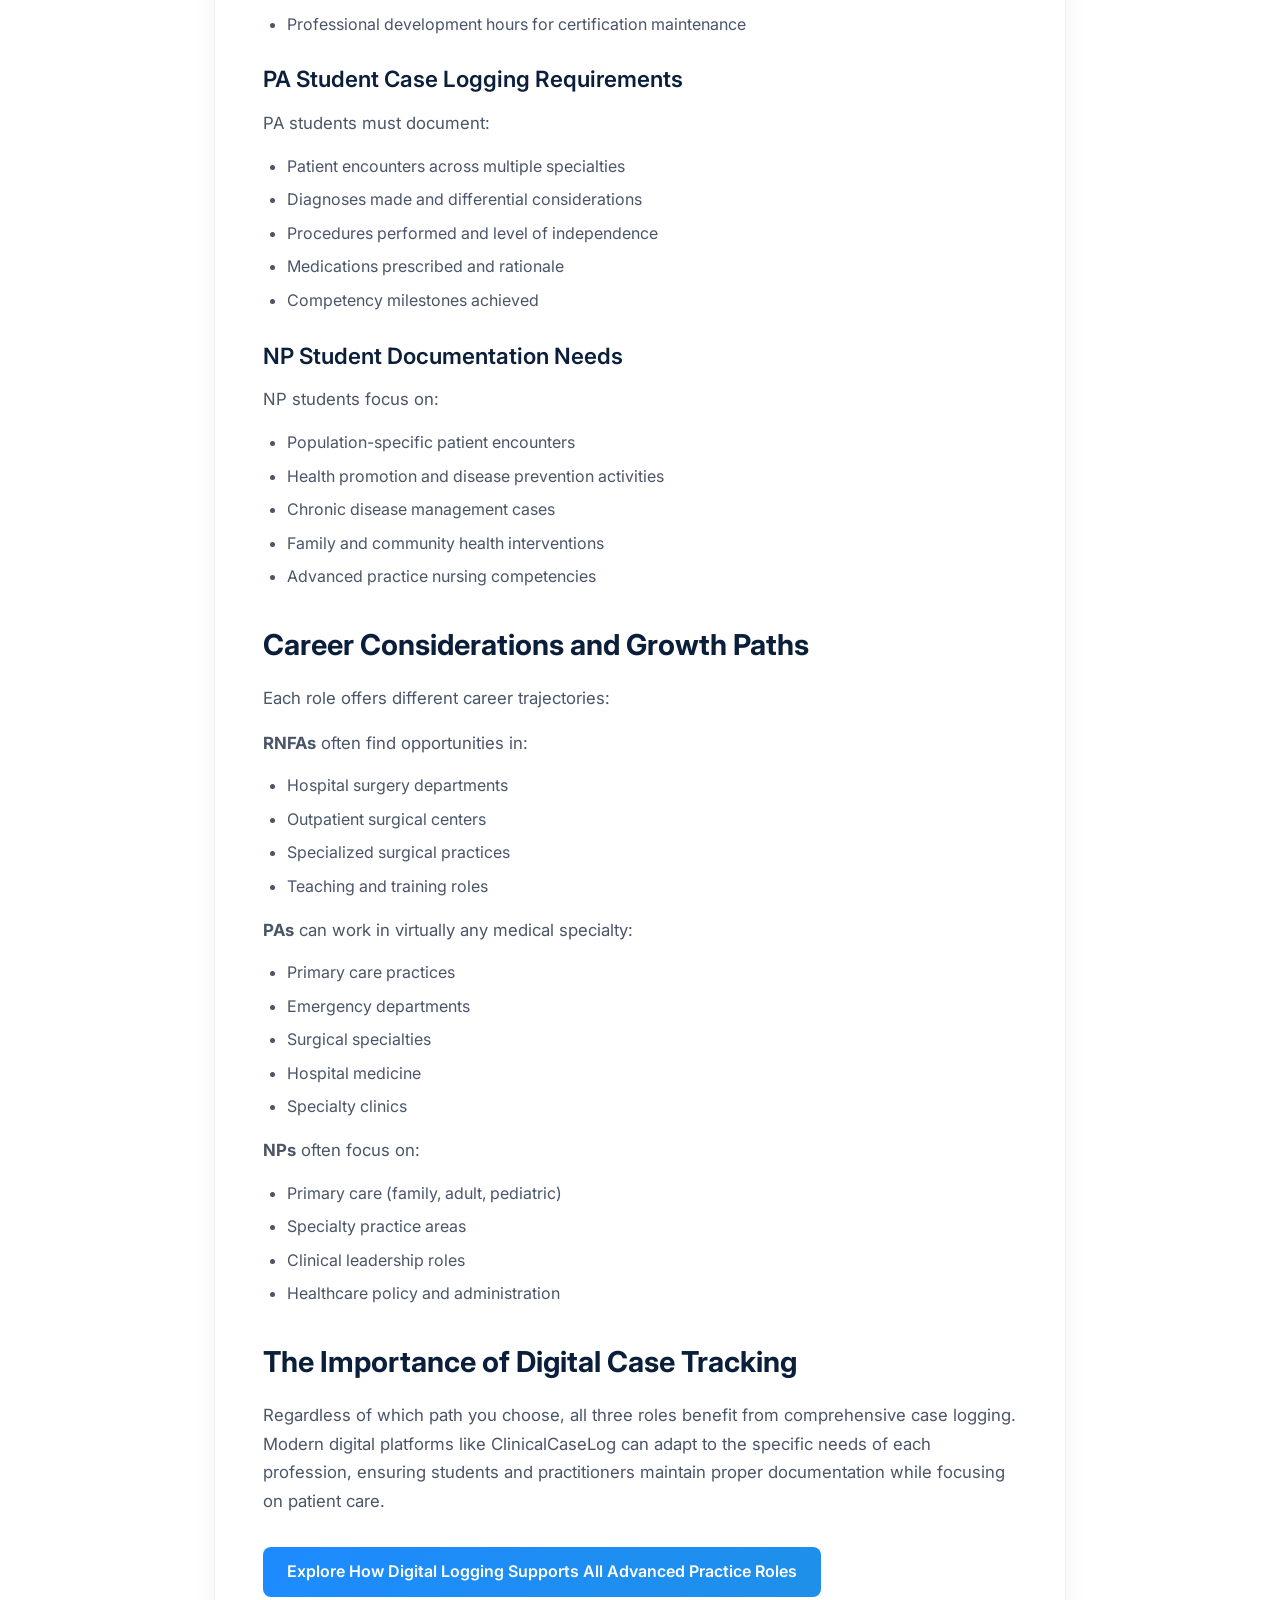
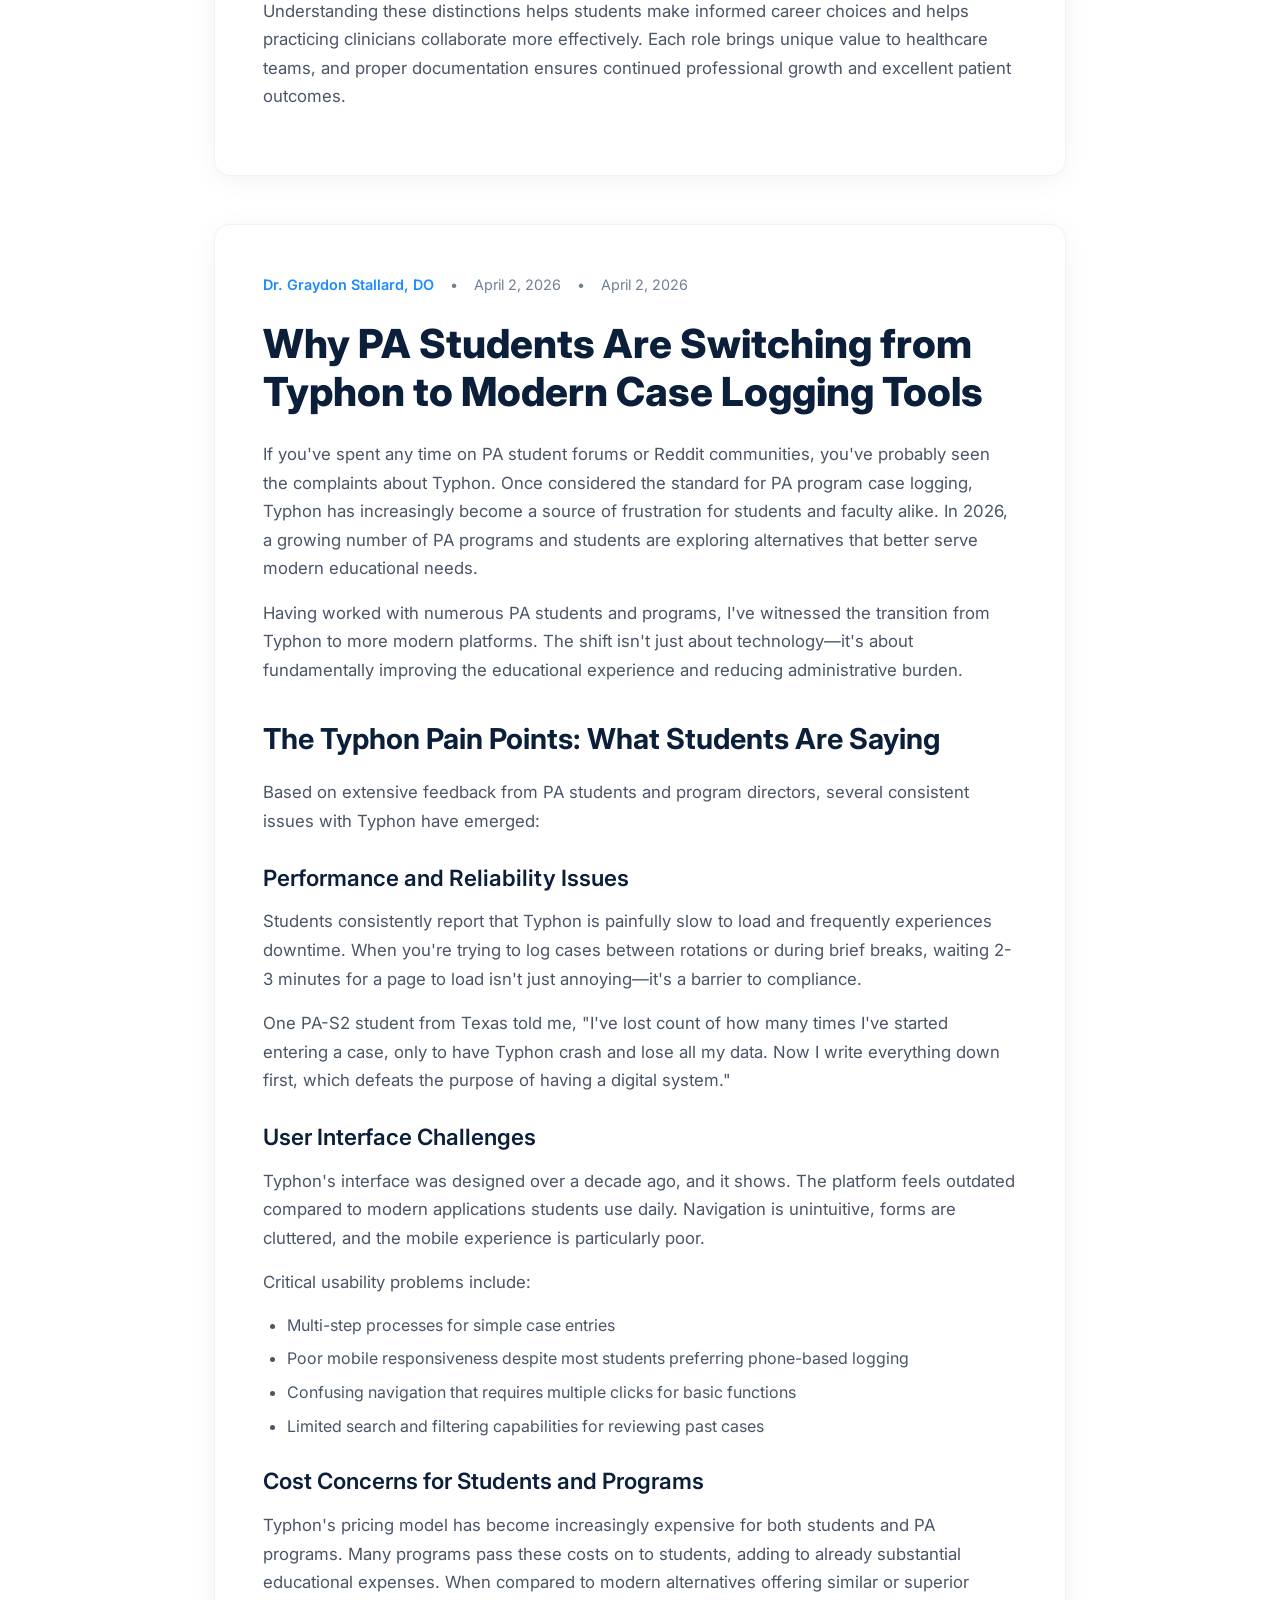
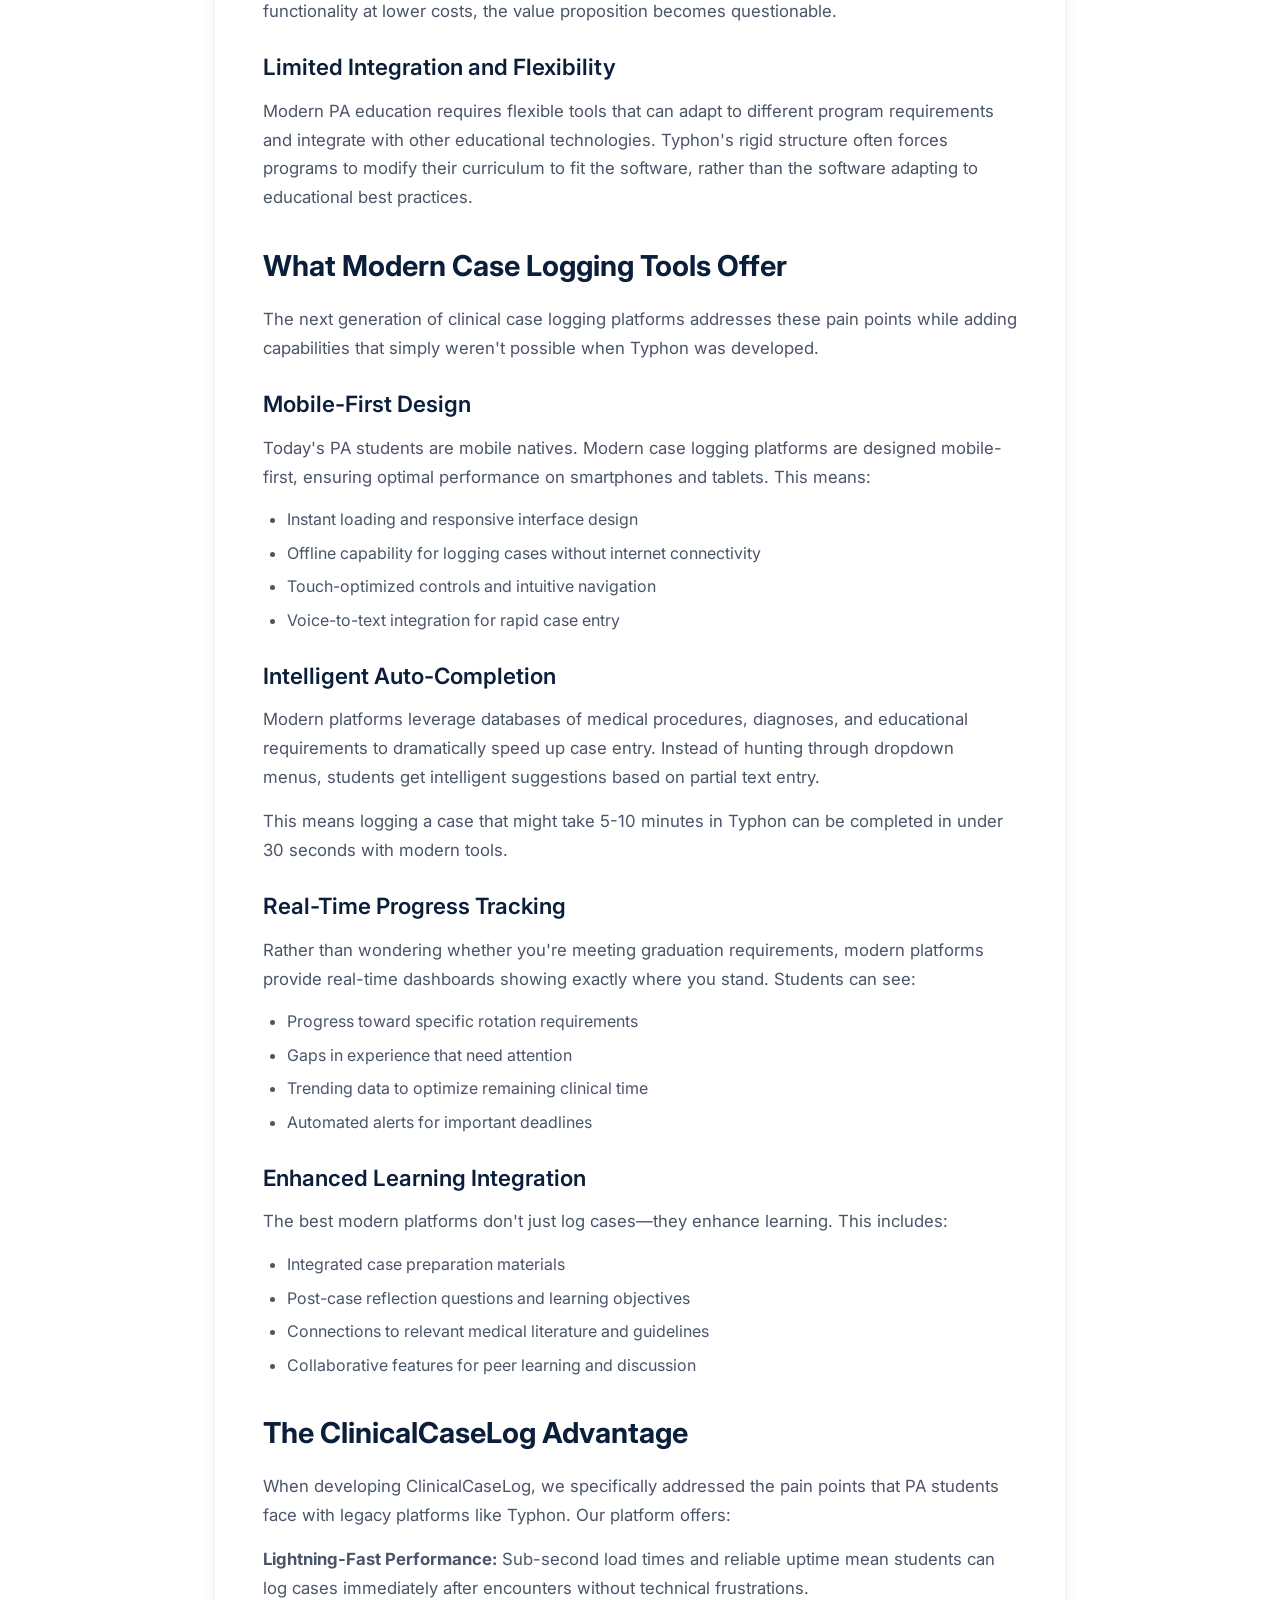
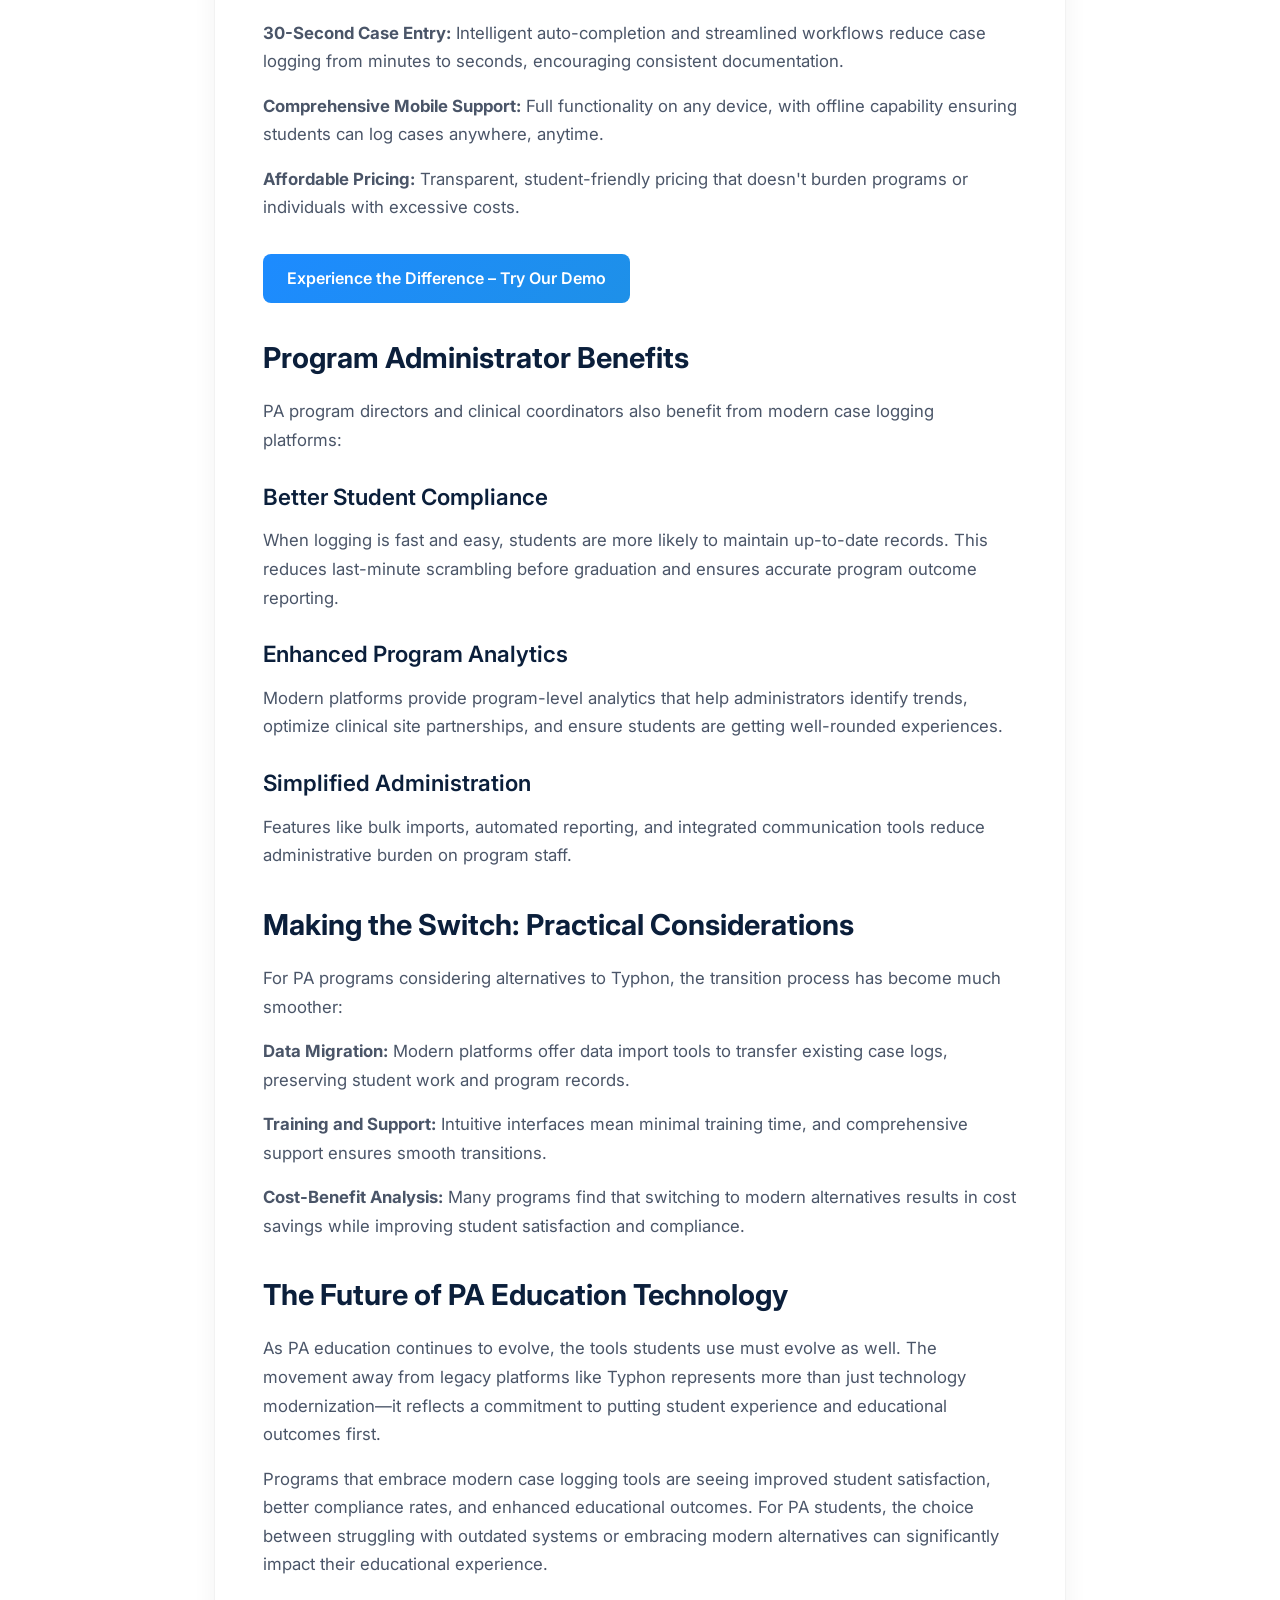
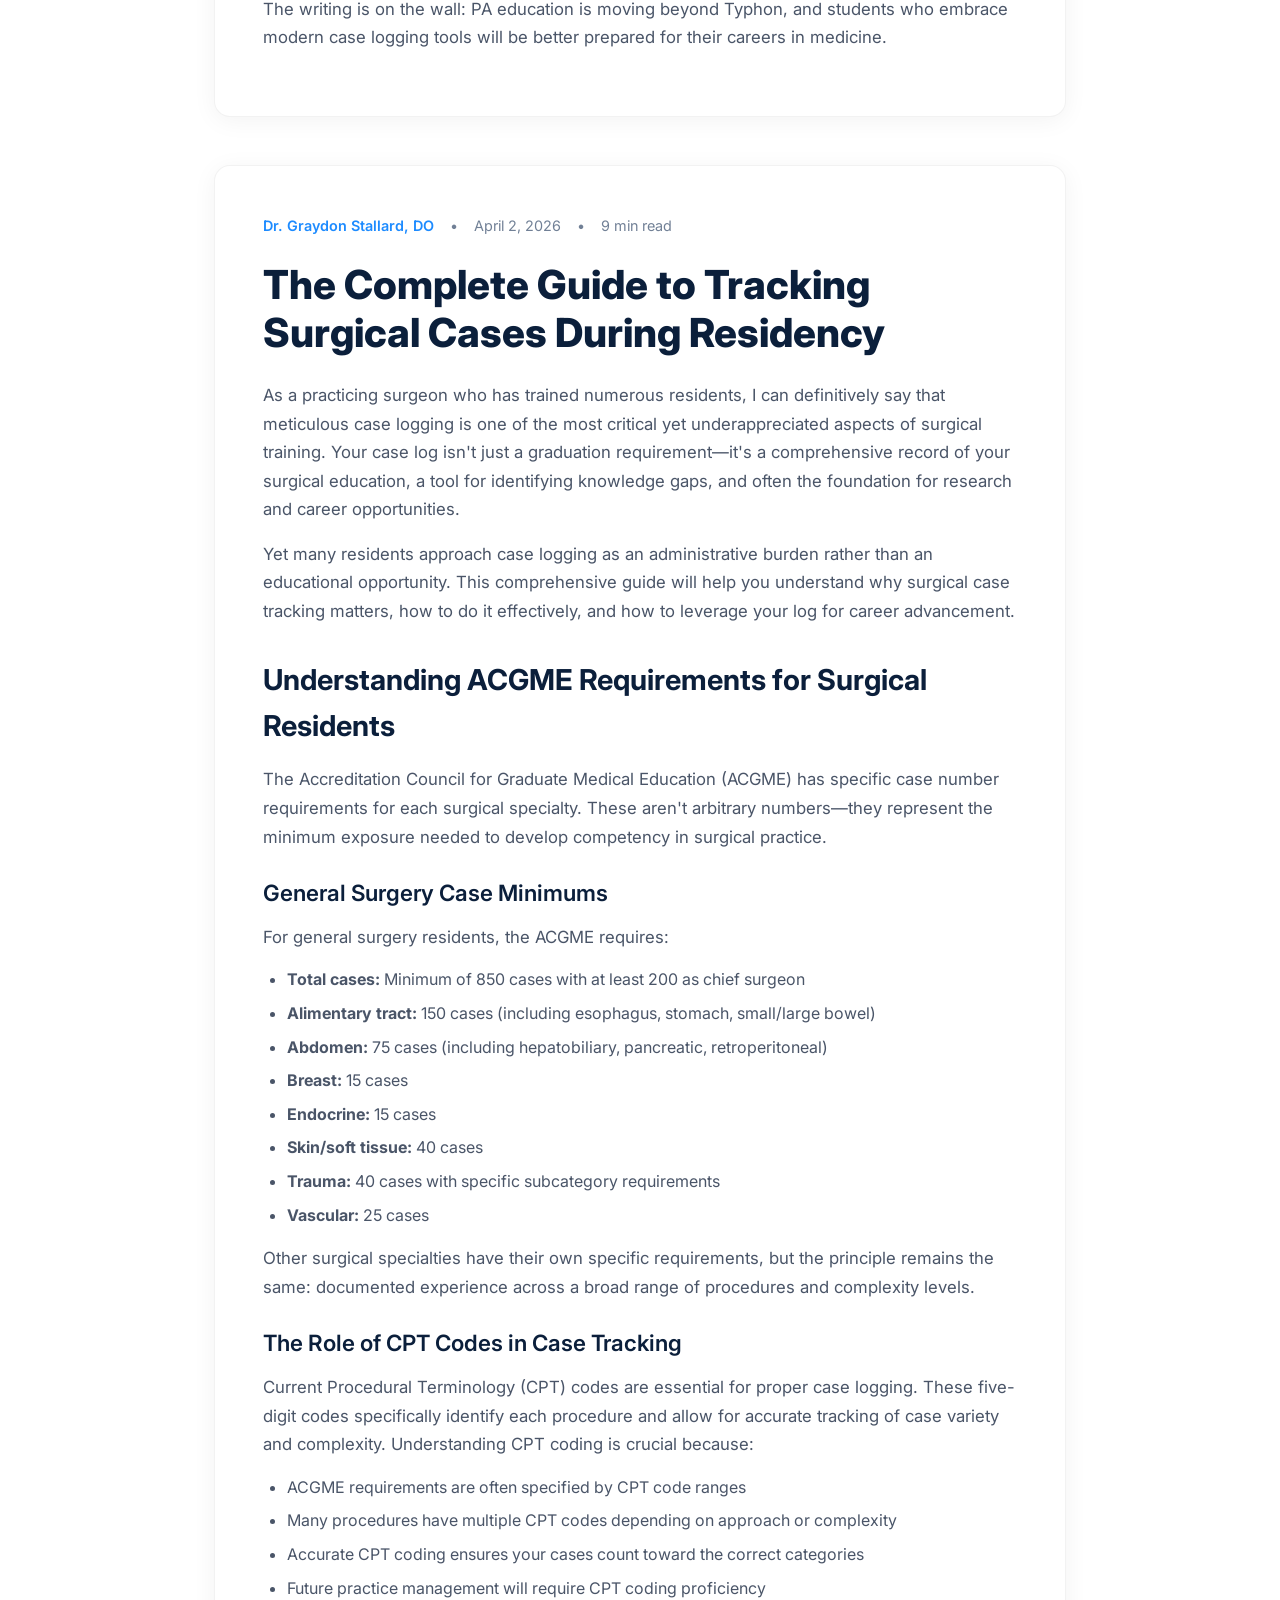
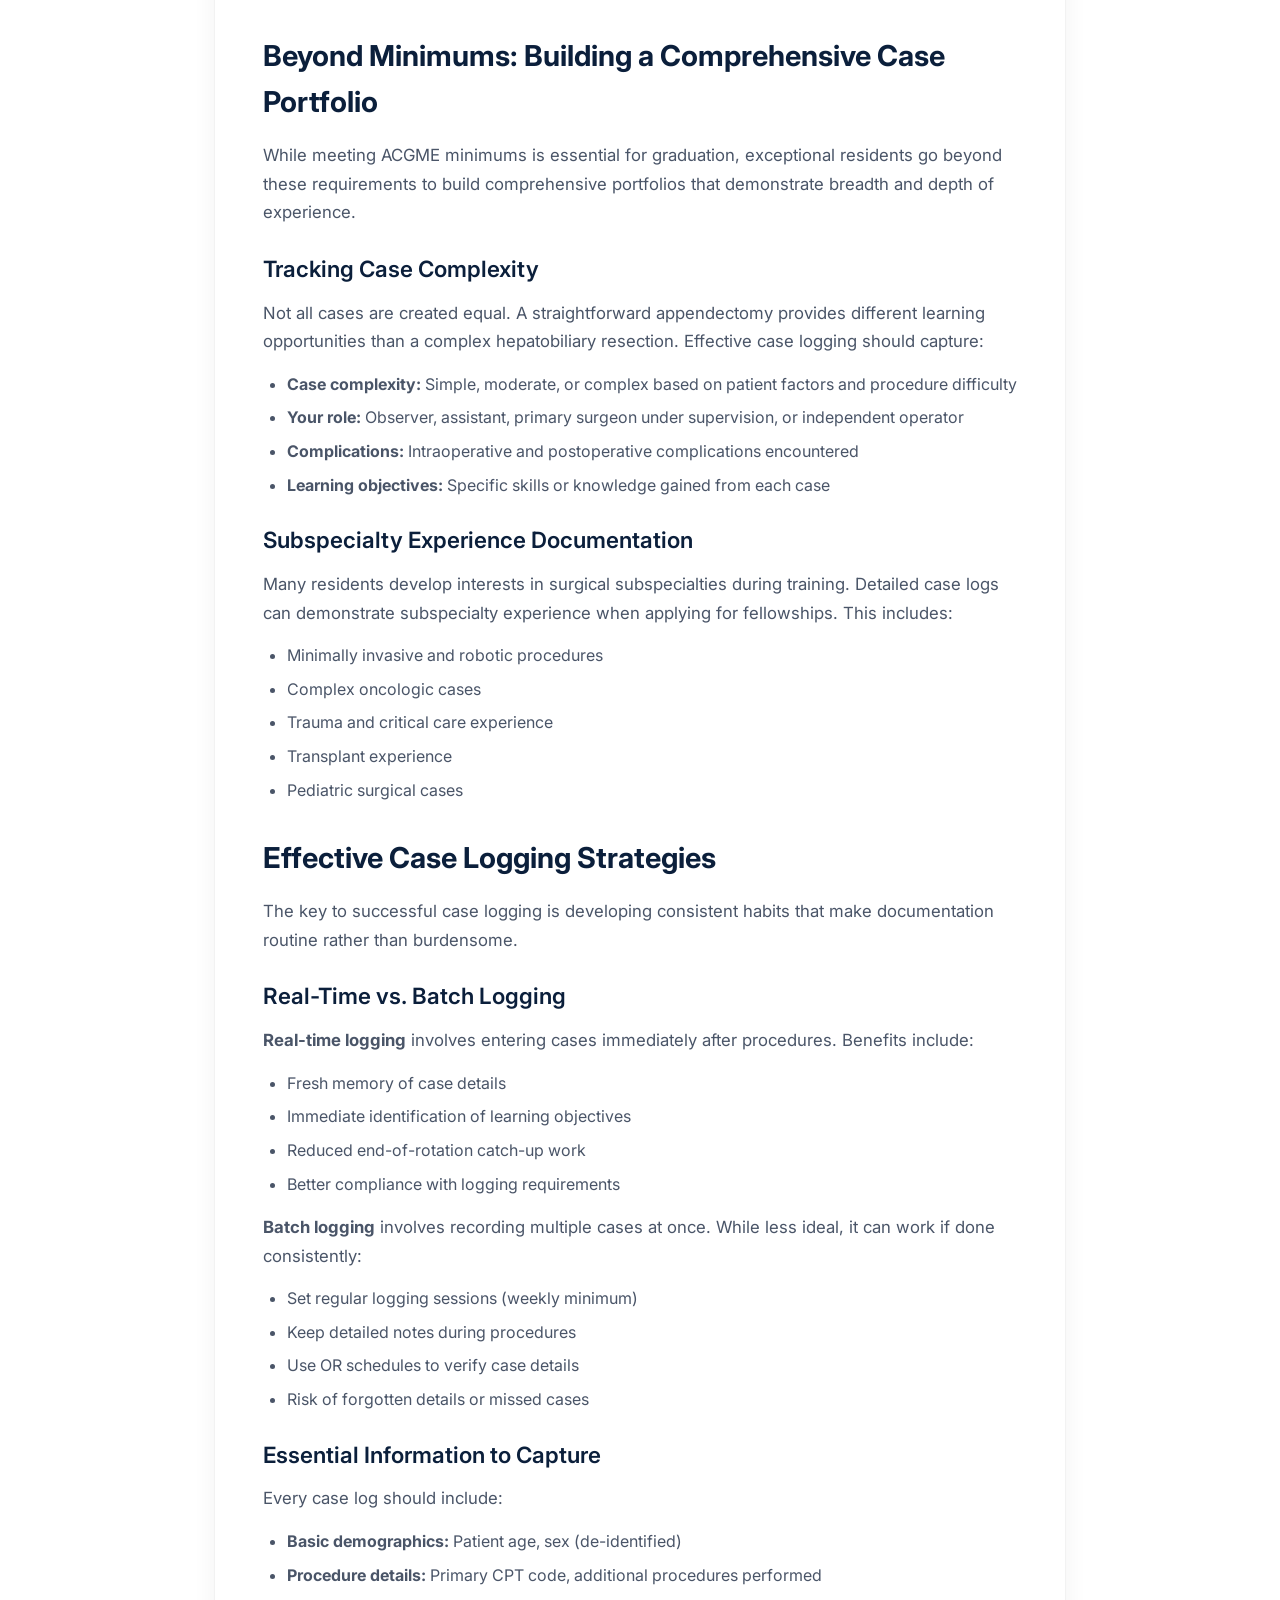
<file: blog.html>
<!DOCTYPE html>
<html lang="en">
<head>
    <meta charset="UTF-8">
    <meta name="viewport" content="width=device-width, initial-scale=1.0">
    <title>Cyrionyx – Clinical Case Log</title>
    
    <!-- SEO -->
    <meta name="description" content="Expert insights on medical case logging, ACGME requirements, digital tracking tools, and clinical education. Essential reading for medical students, PA students, NP students, residents, and RNFAs.">
    <meta name="keywords" content="medical case logging, digital case log, ACGME case tracker, PA student case log, medical student case log, Typhon alternative, clinical rotation tracker, surgical case log, residency case tracker, RNFA case log, operative log, medical education technology, case logging software, CPT codes, CPT code lookup, finding CPT codes, ICD-10 codes, ICD-10 code finder, medical billing codes, surgical CPT codes, procedure codes lookup">
    
    <!-- Open Graph (social sharing) -->
    <meta property="og:title" content="Cyrionyx – Clinical Case Log">
    <meta property="og:description" content="Expert insights on medical case logging, ACGME requirements, digital tracking tools, and clinical education. Essential reading for medical students, PA students, NP students, residents, and RNFAs.">
    <meta property="og:type" content="website">
    <meta property="og:url" content="https://clinicalcaselog.com/blog">
    <meta property="og:image" content="https://clinicalcaselog.com/icon-512.png">
    <meta property="og:site_name" content="ClinicalCaseLog">
    
    <!-- Twitter Card -->
    <meta name="twitter:card" content="summary_large_image">
    <meta name="twitter:title" content="Cyrionyx – Clinical Case Log">
    <meta name="twitter:description" content="Expert insights on medical case logging, ACGME requirements, digital tracking tools, and clinical education. Essential reading for medical students, PA students, NP students, residents, and RNFAs.">
    
    <!-- Google Fonts -->
    <link rel="preconnect" href="https://fonts.googleapis.com">
    <link rel="preconnect" href="https://fonts.gstatic.com" crossorigin>
    <link href="https://fonts.googleapis.com/css2?family=Inter:wght@400;500;600;700;800;900&family=JetBrains+Mono:wght@400;500;600;900&display=swap" rel="stylesheet">
    
    <style>
        * {
            margin: 0;
            padding: 0;
            box-sizing: border-box;
        }
        
        :root {
            --primary: #0B1F3B;
            --accent: #1D8BFF;
            --highlight: #3FE0C5;
            --purple: #8B5CF6;
            --background: #F7F9FB;
            --card-bg: #FFFFFF;
            --text-primary: #1a1a2e;
            --text-secondary: #4a5568;
            --text-muted: #718096;
            --section-bg-alt: #FFFFFF;
            --feature-icon-bg: #F0F7FF;
        }
        
        html {
            scroll-behavior: smooth;
        }
        
        body {
            font-family: 'Inter', -apple-system, BlinkMacSystemFont, 'Segoe UI', Roboto, sans-serif;
            color: var(--text-primary);
            background: var(--background);
            line-height: 1.6;
            overflow-x: hidden;
        }
        
        /* Navigation */
        .nav {
            position: fixed;
            top: 0;
            left: 0;
            right: 0;
            background: rgba(255, 255, 255, 0.85);
            backdrop-filter: blur(12px);
            border-bottom: 1px solid rgba(11, 31, 59, 0.1);
            z-index: 100;
            padding: 16px 0;
            transition: all 0.3s ease;
        }
        
        .nav-container {
            max-width: 1200px;
            margin: 0 auto;
            padding: 0 24px;
            display: flex;
            align-items: center;
            justify-content: space-between;
        }
        
        .logo {
            font-size: 20px;
            font-weight: 800;
            color: var(--primary);
            text-decoration: none;
        }
        
        .logo .highlight {
            color: var(--accent);
        }
        
        .nav-links {
            display: flex;
            align-items: center;
            gap: 32px;
            list-style: none;
        }
        
        .nav-links a {
            color: var(--text-secondary);
            text-decoration: none;
            font-weight: 500;
            transition: color 0.3s ease;
        }
        
        .nav-links a:hover {
            color: var(--primary);
        }
        
        .cta-button {
            background: linear-gradient(135deg, var(--accent), #1e90e8);
            color: white;
            padding: 12px 24px;
            border-radius: 8px;
            text-decoration: none;
            font-weight: 600;
            font-size: 14px;
            transition: all 0.3s ease;
            border: none;
            cursor: pointer;
            box-shadow: 0 2px 8px rgba(46, 168, 255, 0.25);
        }
        
        .cta-button:hover {
            transform: translateY(-1px);
            box-shadow: 0 4px 16px rgba(46, 168, 255, 0.4), 0 0 20px rgba(46, 168, 255, 0.2);
        }
        
        /* Mobile hamburger */
        .nav-toggle {
            display: none;
            flex-direction: column;
            cursor: pointer;
            padding: 8px;
        }
        
        .nav-toggle span {
            width: 20px;
            height: 2px;
            background: var(--primary);
            margin: 2px 0;
            transition: 0.3s;
        }
        
        /* Blog Layout */
        .blog-container {
            max-width: 900px;
            margin: 0 auto;
            padding: 120px 24px 60px;
        }
        
        .blog-header {
            text-align: center;
            margin-bottom: 60px;
        }
        
        .blog-header h1 {
            font-size: 3rem;
            font-weight: 800;
            color: var(--primary);
            margin-bottom: 16px;
        }
        
        .blog-header p {
            font-size: 1.2rem;
            color: var(--text-secondary);
            max-width: 600px;
            margin: 0 auto;
        }
        
        /* Article Styles */
        .article {
            background: var(--card-bg);
            border-radius: 16px;
            padding: 48px;
            margin-bottom: 48px;
            box-shadow: 0 4px 24px rgba(0, 0, 0, 0.05);
            border: 1px solid rgba(0, 0, 0, 0.05);
        }
        
        .article-meta {
            display: flex;
            align-items: center;
            gap: 16px;
            margin-bottom: 24px;
            color: var(--text-muted);
            font-size: 0.9rem;
        }
        
        .author {
            font-weight: 600;
            color: var(--accent);
        }
        
        .article h1 {
            font-size: 2.5rem;
            font-weight: 800;
            color: var(--primary);
            margin-bottom: 24px;
            line-height: 1.2;
        }
        
        .article h2 {
            font-size: 1.8rem;
            font-weight: 700;
            color: var(--primary);
            margin-top: 32px;
            margin-bottom: 16px;
        }
        
        .article h3 {
            font-size: 1.4rem;
            font-weight: 600;
            color: var(--primary);
            margin-top: 24px;
            margin-bottom: 12px;
        }
        
        .article p {
            margin-bottom: 16px;
            color: var(--text-secondary);
            font-size: 1.05rem;
            line-height: 1.7;
        }
        
        .article ul, .article ol {
            margin: 16px 0;
            padding-left: 24px;
        }
        
        .article li {
            margin-bottom: 8px;
            color: var(--text-secondary);
            line-height: 1.6;
        }
        
        .demo-link {
            background: linear-gradient(135deg, var(--accent), #1e90e8);
            color: white;
            padding: 12px 24px;
            border-radius: 8px;
            text-decoration: none;
            font-weight: 600;
            display: inline-block;
            margin-top: 16px;
            transition: all 0.3s ease;
        }
        
        .demo-link:hover {
            transform: translateY(-1px);
            box-shadow: 0 4px 16px rgba(46, 168, 255, 0.4);
        }
        
        /* Footer */
        .footer {
            background: var(--primary);
            color: white;
            text-align: center;
            padding: 48px 24px;
            margin-top: 48px;
        }
        
        .footer a {
            color: var(--accent);
            text-decoration: none;
        }
        
        /* Responsive */
        @media (max-width: 768px) {
            .nav-links {
                display: none;
                position: absolute;
                top: 100%;
                left: 0;
                right: 0;
                background: white;
                flex-direction: column;
                padding: 24px;
                box-shadow: 0 4px 24px rgba(0, 0, 0, 0.1);
                gap: 16px;
            }
            
            .nav-links.active {
                display: flex;
            }
            
            .nav-toggle {
                display: flex;
            }
            
            .blog-header h1 {
                font-size: 2.2rem;
            }
            
            .article {
                padding: 32px 24px;
            }
            
            .article h1 {
                font-size: 2rem;
            }
            
            .article h2 {
                font-size: 1.5rem;
            }
        }
    
:root {
  --cyr-navy: #0B1220;
  --cyr-blue: #1D8BFF;
  --cyr-white: #FFFFFF;
  --cyr-steel: #7C8AA5;
  --cyr-border: #E6EAF0;
  --cyr-input: #D0D7E2;
  --cyr-surface: #FFFFFF;
  --cyr-surface-muted: #F7F9FC;
  --cyr-shadow: 0 2px 8px rgba(11,18,32,0.06);
  --cyr-radius-btn: 8px;
  --cyr-radius-card: 12px;
  --space-xs: 4px;
  --space-sm: 8px;
  --space-md: 16px;
  --space-lg: 24px;
  --space-xl: 32px;
  --space-xxl: 48px;
}
body {
  font-family: Inter, ui-sans-serif, system-ui, -apple-system, BlinkMacSystemFont, "Segoe UI", sans-serif !important;
  color: var(--cyr-navy) !important;
  background: var(--cyr-white) !important;
}
a { color: var(--cyr-blue); }
button, .btn, .cta-button, .cta-primary, .subscribe-btn, .demo-button {
  border-radius: var(--cyr-radius-btn) !important;
}
input, select, textarea, .search-input {
  border: 1px solid var(--cyr-input) !important;
  box-shadow: none !important;
}
input:focus, select:focus, textarea:focus, .search-input:focus {
  outline: 1px solid var(--cyr-blue) !important;
  border-color: var(--cyr-blue) !important;
}
.brand-shell .btn-primary,
.brand-shell .cta-primary,
.brand-shell .subscribe-btn,
.brand-shell .cta-button,
.brand-shell .demo-button,
.brand-shell .btn:not(.secondary) {
  background: var(--cyr-blue) !important;
  color: var(--cyr-white) !important;
  border: 0 !important;
  padding: 12px 16px !important;
  box-shadow: none !important;
}
.brand-shell .btn.secondary,
.brand-shell .cta-secondary,
.brand-shell .secondary,
.brand-shell a.cta-button[style*='transparent'] {
  background: transparent !important;
  color: var(--cyr-navy) !important;
  border: 1px solid var(--cyr-navy) !important;
}
.brand-shell .card, .brand-shell .feature-card, .brand-shell .stat-card, .brand-shell .pricing-card, .brand-shell .code-box, .brand-shell .related-card, .brand-shell .testimonial-container {
  background: var(--cyr-surface) !important;
  border: 1px solid var(--cyr-border) !important;
  border-radius: var(--cyr-radius-card) !important;
  box-shadow: var(--cyr-shadow) !important;
}
.cyr-header {
  position: sticky;
  top: 0;
  z-index: 300;
  background: rgba(255,255,255,0.96);
  border-bottom: 1px solid var(--cyr-border);
  backdrop-filter: blur(12px);
}
.cyr-header-inner {
  max-width: 1200px;
  margin: 0 auto;
  padding: 16px 24px;
  display: flex;
  align-items: center;
  justify-content: space-between;
  gap: 24px;
}
.cyr-brand {
  display: inline-flex;
  align-items: center;
  gap: 12px;
  text-decoration: none;
  color: var(--cyr-navy);
  min-height: 24px;
}
.cyr-brand img {
  width: 24px;
  height: 24px;
  display: block;
}
.cyr-wordmark {
  font-size: 16px;
  font-weight: 600;
  letter-spacing: 0.03em;
  color: var(--cyr-navy);
  line-height: 1;
}
.cyr-wordmark .x { color: var(--cyr-blue); display: inline-block; transform: scaleX(1.03); }
.cyr-nav { display: flex; align-items: center; gap: 24px; }
.cyr-nav-link, .cyr-dropdown-toggle {
  color: var(--cyr-navy);
  text-decoration: none;
  font-weight: 500;
  font-size: 14px;
  background: transparent;
  border: 0;
  cursor: pointer;
  padding: 0;
}
.cyr-dropdown { position: relative; }
.cyr-dropdown-menu {
  position: absolute;
  right: 0;
  top: calc(100% + 12px);
  min-width: 220px;
  background: var(--cyr-white);
  border: 1px solid var(--cyr-border);
  border-radius: 12px;
  box-shadow: var(--cyr-shadow);
  padding: 8px;
  display: none;
}
.cyr-dropdown.open .cyr-dropdown-menu { display: block; }
.cyr-dropdown-menu a {
  display: block;
  padding: 12px 14px;
  border-radius: 8px;
  color: var(--cyr-navy);
  text-decoration: none;
  font-weight: 500;
}
.cyr-dropdown-menu a:hover { background: var(--cyr-surface-muted); }
.cyr-menu-button {
  display: none;
  width: 40px;
  height: 40px;
  border: 1px solid var(--cyr-border);
  border-radius: 8px;
  background: var(--cyr-white);
  color: var(--cyr-navy);
  font-size: 18px;
}
.cyr-mobile-drawer {
  display: none;
  border-top: 1px solid var(--cyr-border);
  background: var(--cyr-white);
  padding: 16px 24px 24px;
}
.cyr-mobile-drawer.open { display: block; }
.cyr-mobile-drawer a, .cyr-mobile-products-label {
  display: block;
  color: var(--cyr-navy);
  text-decoration: none;
  padding: 12px 0;
  font-weight: 500;
}
.cyr-mobile-products {
  padding-left: 16px;
}
.cyr-footer {
  background: var(--cyr-navy);
  color: var(--cyr-white);
  margin-top: 48px;
}
.cyr-footer-inner {
  max-width: 1200px;
  margin: 0 auto;
  padding: 32px 24px;
}
.cyr-footer-title {
  font-size: 14px;
  font-weight: 600;
  letter-spacing: 0.03em;
}
.cyr-footer-copy {
  color: #D7DFEA;
  margin-top: 8px;
  font-size: 14px;
}
.cyr-footer-products {
  margin-top: 16px;
  font-size: 14px;
  color: #D7DFEA;
  line-height: 1.8;
}
.cyr-footer-products span { display: block; }
@media (max-width: 767px) {
  .cyr-header-inner { padding: 12px 16px; }
  .cyr-brand img { width: 24px; height: 24px; }
  .cyr-wordmark { font-size: 15px; }
  .cyr-nav { display: none; }
  .cyr-menu-button { display: inline-flex; align-items: center; justify-content: center; }
}

</style>
    <link rel="apple-touch-icon" href="/icon-192.png">
    <link rel="icon" type="image/png" sizes="32x32" href="/favicon-32.png">
    <link rel="icon" type="image/png" sizes="16x16" href="/favicon-16.png">
</head>

<body class="brand-shell-page" data-brand-page="blog">
    <div id="cyr-site-header"></div>
    <div class="cyr-header" data-cyrionyx-header>
  <div class="cyr-header-inner">
    <a class="cyr-brand" href="/" aria-label="CYRIONYX home">
      <img src="/logo/icon.svg" alt="CYRIONYX icon">
      <span class="cyr-wordmark">CYRIONY<span class="x">X</span></span>
    </a>
    <nav class="cyr-nav" aria-label="Primary">
      <div class="cyr-dropdown">
        <button class="cyr-dropdown-toggle" type="button" aria-expanded="false">Products</button>
        <div class="cyr-dropdown-menu">
          <a href="https://freecptcodefinder.com/">FreeCPTCodeFinder</a>
          <a href="https://clinicalcaselog.com/">ClinicalCaseLog</a>
        </div>
      </div>
      <a class="cyr-nav-link" href="/#testimonial">About</a>
      <a class="cyr-nav-link" href="https://clinicalcaselog.com/login">Login</a>
    </nav>
    <button class="cyr-menu-button" type="button" aria-label="Open menu">☰</button>
  </div>
  <div class="cyr-mobile-drawer" aria-label="Mobile menu">
    <span class="cyr-mobile-products-label">Products</span>
    <div class="cyr-mobile-products">
      <a href="https://freecptcodefinder.com/">FreeCPTCodeFinder</a>
      <a href="https://clinicalcaselog.com/">ClinicalCaseLog</a>
    </div>
    <a href="/#testimonial">About</a>
    <a href="https://clinicalcaselog.com/login">Login</a>
  </div>
</div>

    <!-- Blog Content -->
    <div class="blog-container">
        <div class="blog-header">
            <h1>Medical Case Logging Blog</h1>
            <p>Expert insights on digital case tracking, ACGME requirements, and clinical education technology for medical professionals.</p>
        </div>

        <!-- Article 1: Why Medical Students Need a Digital Case Log in 2026 -->
        <article class="article">
            <div class="article-meta">
                <span class="author">Dr. Graydon Stallard, DO</span>
                <span>•</span>
                <span>April 2, 2026</span>
                <span>•</span>
                <span>7 min read</span>
            </div>
            
            <h1>Why Medical Students Need a Digital Case Log in 2026</h1>
            
            <p>Medical education has evolved dramatically over the past decade, yet many students still rely on outdated paper logs or clunky spreadsheets to track their clinical experiences. As we move deeper into 2026, the gap between analog tracking methods and modern medical practice has become untenable.</p>

            <p>Having worked with hundreds of medical students, PA students, and residents as both a practicing surgeon and educator, I've witnessed firsthand the frustration and inefficiency that comes with manual case logging. The solution isn't just going digital—it's about intelligent digital tools designed specifically for medical education.</p>

            <h2>The Pain Points of Manual Case Tracking</h2>

            <p>Every medical student knows the drill: you finish a procedure, rush to find a piece of paper, scribble down the basics, and promise yourself you'll transfer it to your official log "later." That "later" rarely comes, and when it does, critical details have been forgotten.</p>

            <p>The problems with manual tracking are numerous:</p>

            <ul>
                <li><strong>Lost Documentation:</strong> Paper gets misplaced, phones get dropped, and memories fade. How many students have lost weeks of carefully recorded cases due to a single mishap?</li>
                <li><strong>Time Inefficiency:</strong> Between seeing patients, studying, and completing rotations, students barely have time to breathe, let alone maintain detailed paper logs.</li>
                <li><strong>Incomplete Data:</strong> Manual logs often miss critical information like CPT codes, ICD-10 diagnoses, or specific ACGME milestone mappings because they're too cumbersome to include.</li>
                <li><strong>Compliance Anxiety:</strong> Students constantly worry whether they're meeting graduation requirements, but tracking progress manually makes it nearly impossible to get a clear picture.</li>
            </ul>

            <h2>The Digital Advantage in Medical Education</h2>

            <p>Digital case logging isn't just about convenience—it's about fundamentally improving the quality of medical education and ensuring students are properly prepared for their careers.</p>

            <h3>Real-Time ACGME Compliance Tracking</h3>

            <p>The Accreditation Council for Graduate Medical Education (ACGME) has specific case requirements for graduation. Modern digital platforms automatically map your cases to these requirements, giving you instant visibility into your progress. No more guessing whether you've seen enough cardiac procedures or pediatric cases.</p>

            <h3>Intelligent Data Entry</h3>

            <p>Today's medical case logging platforms offer features that were unimaginable just five years ago. Auto-completion of CPT codes, ICD-10 diagnosis suggestions, and procedure categorization can reduce logging time from 10 minutes to under 30 seconds per case.</p>

            <h3>Mobile-First Design</h3>

            <p>Medical students live on their phones, and case logging should too. The best digital platforms are designed mobile-first, allowing students to log cases immediately after procedures while details are fresh. Some platforms even work offline, syncing when connectivity returns.</p>

            <h2>Beyond Basic Logging: Advanced Analytics</h2>

            <p>Digital case logs offer capabilities that paper never could. Trend analysis shows students which specialties they're gravitating toward, helping with career decisions. Progress tracking identifies gaps in experience before they become problems. Some platforms even offer case preparation materials, turning logging into an active learning experience.</p>

            <h3>Portfolio Development</h3>

            <p>Modern medical careers require robust portfolios. Digital case logs can automatically generate comprehensive reports for residency applications, complete with case summaries, procedure volumes, and competency demonstrations. What once took weeks to compile can now be generated instantly.</p>

            <h2>The ClinicalCaseLog Difference</h2>

            <p>When we developed ClinicalCaseLog, we focused on solving real problems we encountered in our own medical education and practice. The platform allows students to log cases in under 30 seconds, automatically tracks ACGME requirements, and provides instant progress reports.</p>

            <p>More importantly, it integrates case preparation materials, so students aren't just tracking procedures—they're actively learning from them. Every logged case becomes an opportunity for growth, with relevant questions, key learning points, and preparation materials built right in.</p>

            <a href="https://clinicalcaselog.com/demo" class="demo-link">Try the Demo – See Digital Logging in Action</a>

            <h2>Looking Forward: The Future of Medical Education</h2>

            <p>As artificial intelligence continues to advance, we're seeing the emergence of truly intelligent case logging platforms. These systems don't just record what happened—they provide personalized learning recommendations, identify knowledge gaps, and suggest specific cases that would benefit a student's development.</p>

            <p>By 2026, the students who embrace digital case logging will have a significant advantage. They'll graduate with more complete portfolios, better understanding of their clinical experience, and stronger preparation for residency. Those who stick with paper logs will find themselves at an increasing disadvantage.</p>

            <p>The choice is clear: digital case logging isn't just about keeping up with technology—it's about maximizing your medical education and setting yourself up for a successful career in medicine.</p>
        </article>

        <!-- Article 2: RNFA vs PA vs NP: Understanding the Differences in Advanced Practice -->
        <article class="article">
            <div class="article-meta">
                <span class="author">Dr. Graydon Stallard, DO</span>
                <span>•</span>
                <span>April 2, 2026</span>
                <span>•</span>
                <span>8 min read</span>
            </div>
            
            <h1>RNFA vs PA vs NP: Understanding the Differences in Advanced Practice</h1>
            
            <p>The healthcare landscape has evolved to include numerous advanced practice roles, each with distinct training pathways, scopes of practice, and professional responsibilities. For students considering their career options—or practicing clinicians looking to understand their colleagues better—it's crucial to understand the differences between Registered Nurse First Assistants (RNFAs), Physician Assistants (PAs), and Nurse Practitioners (NPs).</p>

            <p>As a surgeon who works daily with professionals in all three roles, I've seen firsthand how each contributes uniquely to patient care. Understanding these differences isn't just academic—it affects career planning, case logging requirements, and professional development strategies.</p>

            <h2>The Registered Nurse First Assistant (RNFA)</h2>

            <p>RNFAs represent one of the most specialized roles in perioperative care. These are registered nurses who have completed additional training to function as first assistants in surgery.</p>

            <h3>Training and Certification Requirements</h3>

            <ul>
                <li><strong>Foundation:</strong> Must first be a licensed RN with perioperative experience</li>
                <li><strong>Education:</strong> Complete an RNFA program (typically 6-12 months) or apprenticeship</li>
                <li><strong>Clinical Hours:</strong> Extensive hands-on surgical experience under surgeon supervision</li>
                <li><strong>Certification:</strong> Pass the CRNFA (Certified Registered Nurse First Assistant) exam</li>
                <li><strong>Maintenance:</strong> Continuing education and re-certification every few years</li>
            </ul>

            <h3>Scope of Practice</h3>

            <p>RNFAs are primarily focused on intraoperative care. Their responsibilities include:</p>

            <ul>
                <li>Providing exposure and hemostasis during surgery</li>
                <li>Handling tissues and suturing under surgeon direction</li>
                <li>Operating certain instruments and equipment</li>
                <li>Assisting with patient positioning and preparation</li>
                <li>Some postoperative care in specific settings</li>
            </ul>

            <p>The RNFA scope is generally more limited than PAs or NPs but highly specialized within the surgical environment.</p>

            <h2>The Physician Assistant (PA)</h2>

            <p>PAs represent a broader scope of practice, designed to extend physician capabilities across multiple medical specialties.</p>

            <h3>Training and Certification Requirements</h3>

            <ul>
                <li><strong>Education:</strong> Master's degree from accredited PA program (typically 24-36 months)</li>
                <li><strong>Prerequisites:</strong> Bachelor's degree plus healthcare experience</li>
                <li><strong>Clinical Training:</strong> Extensive rotations across multiple specialties</li>
                <li><strong>Certification:</strong> Pass the PANCE (Physician Assistant National Certifying Exam)</li>
                <li><strong>Licensing:</strong> State licensing with physician supervision requirements</li>
                <li><strong>Maintenance:</strong> Continuing education and recertification every 10 years</li>
            </ul>

            <h3>Scope of Practice</h3>

            <p>PAs have a broad scope that includes:</p>

            <ul>
                <li>History taking and physical examinations</li>
                <li>Diagnosis and treatment planning</li>
                <li>Prescribing medications (including controlled substances in most states)</li>
                <li>Performing procedures (varies by training and specialty)</li>
                <li>Ordering and interpreting diagnostic tests</li>
                <li>Patient counseling and education</li>
                <li>Surgical assisting (with additional training)</li>
            </ul>

            <h2>The Nurse Practitioner (NP)</h2>

            <p>NPs combine nursing and medical models of care, with increasing independence in many states.</p>

            <h3>Training and Certification Requirements</h3>

            <ul>
                <li><strong>Foundation:</strong> Must first be a licensed RN</li>
                <li><strong>Education:</strong> Master's or Doctoral degree in nurse practitioner studies</li>
                <li><strong>Specialization:</strong> Training in specific population focus (family, pediatric, adult, etc.)</li>
                <li><strong>Clinical Hours:</strong> Extensive clinical experience in chosen specialty</li>
                <li><strong>Certification:</strong> National certification exam in specialty area</li>
                <li><strong>Licensing:</strong> Advanced practice nursing license (requirements vary by state)</li>
            </ul>

            <h3>Scope of Practice</h3>

            <p>NP scope varies significantly by state but generally includes:</p>

            <ul>
                <li>Comprehensive health assessments</li>
                <li>Diagnosis and management of common conditions</li>
                <li>Prescriptive authority (varies by state)</li>
                <li>Health promotion and disease prevention</li>
                <li>Patient and family education</li>
                <li>Chronic disease management</li>
                <li>Some procedures (depending on training and state regulations)</li>
            </ul>

            <h2>Case Logging Differences: Why It Matters</h2>

            <p>Understanding these roles is crucial for proper case logging because each profession has different documentation requirements and learning objectives.</p>

            <h3>RNFA Case Logging Focus</h3>

            <p>RNFAs primarily track:</p>

            <ul>
                <li>Surgical procedures assisted</li>
                <li>Primary surgeon and procedure complexity</li>
                <li>Intraoperative complications and management</li>
                <li>Specific techniques and instruments used</li>
                <li>Professional development hours for certification maintenance</li>
            </ul>

            <h3>PA Student Case Logging Requirements</h3>

            <p>PA students must document:</p>

            <ul>
                <li>Patient encounters across multiple specialties</li>
                <li>Diagnoses made and differential considerations</li>
                <li>Procedures performed and level of independence</li>
                <li>Medications prescribed and rationale</li>
                <li>Competency milestones achieved</li>
            </ul>

            <h3>NP Student Documentation Needs</h3>

            <p>NP students focus on:</p>

            <ul>
                <li>Population-specific patient encounters</li>
                <li>Health promotion and disease prevention activities</li>
                <li>Chronic disease management cases</li>
                <li>Family and community health interventions</li>
                <li>Advanced practice nursing competencies</li>
            </ul>

            <h2>Career Considerations and Growth Paths</h2>

            <p>Each role offers different career trajectories:</p>

            <p><strong>RNFAs</strong> often find opportunities in:</p>
            <ul>
                <li>Hospital surgery departments</li>
                <li>Outpatient surgical centers</li>
                <li>Specialized surgical practices</li>
                <li>Teaching and training roles</li>
            </ul>

            <p><strong>PAs</strong> can work in virtually any medical specialty:</p>
            <ul>
                <li>Primary care practices</li>
                <li>Emergency departments</li>
                <li>Surgical specialties</li>
                <li>Hospital medicine</li>
                <li>Specialty clinics</li>
            </ul>

            <p><strong>NPs</strong> often focus on:</p>
            <ul>
                <li>Primary care (family, adult, pediatric)</li>
                <li>Specialty practice areas</li>
                <li>Clinical leadership roles</li>
                <li>Healthcare policy and administration</li>
            </ul>

            <h2>The Importance of Digital Case Tracking</h2>

            <p>Regardless of which path you choose, all three roles benefit from comprehensive case logging. Modern digital platforms like ClinicalCaseLog can adapt to the specific needs of each profession, ensuring students and practitioners maintain proper documentation while focusing on patient care.</p>

            <a href="https://clinicalcaselog.com/demo" class="demo-link">Explore How Digital Logging Supports All Advanced Practice Roles</a>

            <p>Understanding these distinctions helps students make informed career choices and helps practicing clinicians collaborate more effectively. Each role brings unique value to healthcare teams, and proper documentation ensures continued professional growth and excellent patient outcomes.</p>
        </article>

        <!-- Article 3: Why PA Students Are Switching from Typhon to Modern Case Logging Tools -->
        <article class="article">
            <div class="article-meta">
                <span class="author">Dr. Graydon Stallard, DO</span>
                <span>•</span>
                <span>April 2, 2026</span>
                <span>•</span>
                <span>April 2, 2026</span>
            </div>
            
            <h1>Why PA Students Are Switching from Typhon to Modern Case Logging Tools</h1>
            
            <p>If you've spent any time on PA student forums or Reddit communities, you've probably seen the complaints about Typhon. Once considered the standard for PA program case logging, Typhon has increasingly become a source of frustration for students and faculty alike. In 2026, a growing number of PA programs and students are exploring alternatives that better serve modern educational needs.</p>

            <p>Having worked with numerous PA students and programs, I've witnessed the transition from Typhon to more modern platforms. The shift isn't just about technology—it's about fundamentally improving the educational experience and reducing administrative burden.</p>

            <h2>The Typhon Pain Points: What Students Are Saying</h2>

            <p>Based on extensive feedback from PA students and program directors, several consistent issues with Typhon have emerged:</p>

            <h3>Performance and Reliability Issues</h3>

            <p>Students consistently report that Typhon is painfully slow to load and frequently experiences downtime. When you're trying to log cases between rotations or during brief breaks, waiting 2-3 minutes for a page to load isn't just annoying—it's a barrier to compliance.</p>

            <p>One PA-S2 student from Texas told me, "I've lost count of how many times I've started entering a case, only to have Typhon crash and lose all my data. Now I write everything down first, which defeats the purpose of having a digital system."</p>

            <h3>User Interface Challenges</h3>

            <p>Typhon's interface was designed over a decade ago, and it shows. The platform feels outdated compared to modern applications students use daily. Navigation is unintuitive, forms are cluttered, and the mobile experience is particularly poor.</p>

            <p>Critical usability problems include:</p>

            <ul>
                <li>Multi-step processes for simple case entries</li>
                <li>Poor mobile responsiveness despite most students preferring phone-based logging</li>
                <li>Confusing navigation that requires multiple clicks for basic functions</li>
                <li>Limited search and filtering capabilities for reviewing past cases</li>
            </ul>

            <h3>Cost Concerns for Students and Programs</h3>

            <p>Typhon's pricing model has become increasingly expensive for both students and PA programs. Many programs pass these costs on to students, adding to already substantial educational expenses. When compared to modern alternatives offering similar or superior functionality at lower costs, the value proposition becomes questionable.</p>

            <h3>Limited Integration and Flexibility</h3>

            <p>Modern PA education requires flexible tools that can adapt to different program requirements and integrate with other educational technologies. Typhon's rigid structure often forces programs to modify their curriculum to fit the software, rather than the software adapting to educational best practices.</p>

            <h2>What Modern Case Logging Tools Offer</h2>

            <p>The next generation of clinical case logging platforms addresses these pain points while adding capabilities that simply weren't possible when Typhon was developed.</p>

            <h3>Mobile-First Design</h3>

            <p>Today's PA students are mobile natives. Modern case logging platforms are designed mobile-first, ensuring optimal performance on smartphones and tablets. This means:</p>

            <ul>
                <li>Instant loading and responsive interface design</li>
                <li>Offline capability for logging cases without internet connectivity</li>
                <li>Touch-optimized controls and intuitive navigation</li>
                <li>Voice-to-text integration for rapid case entry</li>
            </ul>

            <h3>Intelligent Auto-Completion</h3>

            <p>Modern platforms leverage databases of medical procedures, diagnoses, and educational requirements to dramatically speed up case entry. Instead of hunting through dropdown menus, students get intelligent suggestions based on partial text entry.</p>

            <p>This means logging a case that might take 5-10 minutes in Typhon can be completed in under 30 seconds with modern tools.</p>

            <h3>Real-Time Progress Tracking</h3>

            <p>Rather than wondering whether you're meeting graduation requirements, modern platforms provide real-time dashboards showing exactly where you stand. Students can see:</p>

            <ul>
                <li>Progress toward specific rotation requirements</li>
                <li>Gaps in experience that need attention</li>
                <li>Trending data to optimize remaining clinical time</li>
                <li>Automated alerts for important deadlines</li>
            </ul>

            <h3>Enhanced Learning Integration</h3>

            <p>The best modern platforms don't just log cases—they enhance learning. This includes:</p>

            <ul>
                <li>Integrated case preparation materials</li>
                <li>Post-case reflection questions and learning objectives</li>
                <li>Connections to relevant medical literature and guidelines</li>
                <li>Collaborative features for peer learning and discussion</li>
            </ul>

            <h2>The ClinicalCaseLog Advantage</h2>

            <p>When developing ClinicalCaseLog, we specifically addressed the pain points that PA students face with legacy platforms like Typhon. Our platform offers:</p>

            <p><strong>Lightning-Fast Performance:</strong> Sub-second load times and reliable uptime mean students can log cases immediately after encounters without technical frustrations.</p>

            <p><strong>30-Second Case Entry:</strong> Intelligent auto-completion and streamlined workflows reduce case logging from minutes to seconds, encouraging consistent documentation.</p>

            <p><strong>Comprehensive Mobile Support:</strong> Full functionality on any device, with offline capability ensuring students can log cases anywhere, anytime.</p>

            <p><strong>Affordable Pricing:</strong> Transparent, student-friendly pricing that doesn't burden programs or individuals with excessive costs.</p>

            <a href="https://clinicalcaselog.com/demo" class="demo-link">Experience the Difference – Try Our Demo</a>

            <h2>Program Administrator Benefits</h2>

            <p>PA program directors and clinical coordinators also benefit from modern case logging platforms:</p>

            <h3>Better Student Compliance</h3>

            <p>When logging is fast and easy, students are more likely to maintain up-to-date records. This reduces last-minute scrambling before graduation and ensures accurate program outcome reporting.</p>

            <h3>Enhanced Program Analytics</h3>

            <p>Modern platforms provide program-level analytics that help administrators identify trends, optimize clinical site partnerships, and ensure students are getting well-rounded experiences.</p>

            <h3>Simplified Administration</h3>

            <p>Features like bulk imports, automated reporting, and integrated communication tools reduce administrative burden on program staff.</p>

            <h2>Making the Switch: Practical Considerations</h2>

            <p>For PA programs considering alternatives to Typhon, the transition process has become much smoother:</p>

            <p><strong>Data Migration:</strong> Modern platforms offer data import tools to transfer existing case logs, preserving student work and program records.</p>

            <p><strong>Training and Support:</strong> Intuitive interfaces mean minimal training time, and comprehensive support ensures smooth transitions.</p>

            <p><strong>Cost-Benefit Analysis:</strong> Many programs find that switching to modern alternatives results in cost savings while improving student satisfaction and compliance.</p>

            <h2>The Future of PA Education Technology</h2>

            <p>As PA education continues to evolve, the tools students use must evolve as well. The movement away from legacy platforms like Typhon represents more than just technology modernization—it reflects a commitment to putting student experience and educational outcomes first.</p>

            <p>Programs that embrace modern case logging tools are seeing improved student satisfaction, better compliance rates, and enhanced educational outcomes. For PA students, the choice between struggling with outdated systems or embracing modern alternatives can significantly impact their educational experience.</p>

            <p>The writing is on the wall: PA education is moving beyond Typhon, and students who embrace modern case logging tools will be better prepared for their careers in medicine.</p>
        </article>

        <!-- Article 4: The Complete Guide to Tracking Surgical Cases During Residency -->
        <article class="article">
            <div class="article-meta">
                <span class="author">Dr. Graydon Stallard, DO</span>
                <span>•</span>
                <span>April 2, 2026</span>
                <span>•</span>
                <span>9 min read</span>
            </div>
            
            <h1>The Complete Guide to Tracking Surgical Cases During Residency</h1>
            
            <p>As a practicing surgeon who has trained numerous residents, I can definitively say that meticulous case logging is one of the most critical yet underappreciated aspects of surgical training. Your case log isn't just a graduation requirement—it's a comprehensive record of your surgical education, a tool for identifying knowledge gaps, and often the foundation for research and career opportunities.</p>

            <p>Yet many residents approach case logging as an administrative burden rather than an educational opportunity. This comprehensive guide will help you understand why surgical case tracking matters, how to do it effectively, and how to leverage your log for career advancement.</p>

            <h2>Understanding ACGME Requirements for Surgical Residents</h2>

            <p>The Accreditation Council for Graduate Medical Education (ACGME) has specific case number requirements for each surgical specialty. These aren't arbitrary numbers—they represent the minimum exposure needed to develop competency in surgical practice.</p>

            <h3>General Surgery Case Minimums</h3>

            <p>For general surgery residents, the ACGME requires:</p>

            <ul>
                <li><strong>Total cases:</strong> Minimum of 850 cases with at least 200 as chief surgeon</li>
                <li><strong>Alimentary tract:</strong> 150 cases (including esophagus, stomach, small/large bowel)</li>
                <li><strong>Abdomen:</strong> 75 cases (including hepatobiliary, pancreatic, retroperitoneal)</li>
                <li><strong>Breast:</strong> 15 cases</li>
                <li><strong>Endocrine:</strong> 15 cases</li>
                <li><strong>Skin/soft tissue:</strong> 40 cases</li>
                <li><strong>Trauma:</strong> 40 cases with specific subcategory requirements</li>
                <li><strong>Vascular:</strong> 25 cases</li>
            </ul>

            <p>Other surgical specialties have their own specific requirements, but the principle remains the same: documented experience across a broad range of procedures and complexity levels.</p>

            <h3>The Role of CPT Codes in Case Tracking</h3>

            <p>Current Procedural Terminology (CPT) codes are essential for proper case logging. These five-digit codes specifically identify each procedure and allow for accurate tracking of case variety and complexity. Understanding CPT coding is crucial because:</p>

            <ul>
                <li>ACGME requirements are often specified by CPT code ranges</li>
                <li>Many procedures have multiple CPT codes depending on approach or complexity</li>
                <li>Accurate CPT coding ensures your cases count toward the correct categories</li>
                <li>Future practice management will require CPT coding proficiency</li>
            </ul>

            <h2>Beyond Minimums: Building a Comprehensive Case Portfolio</h2>

            <p>While meeting ACGME minimums is essential for graduation, exceptional residents go beyond these requirements to build comprehensive portfolios that demonstrate breadth and depth of experience.</p>

            <h3>Tracking Case Complexity</h3>

            <p>Not all cases are created equal. A straightforward appendectomy provides different learning opportunities than a complex hepatobiliary resection. Effective case logging should capture:</p>

            <ul>
                <li><strong>Case complexity:</strong> Simple, moderate, or complex based on patient factors and procedure difficulty</li>
                <li><strong>Your role:</strong> Observer, assistant, primary surgeon under supervision, or independent operator</li>
                <li><strong>Complications:</strong> Intraoperative and postoperative complications encountered</li>
                <li><strong>Learning objectives:</strong> Specific skills or knowledge gained from each case</li>
            </ul>

            <h3>Subspecialty Experience Documentation</h3>

            <p>Many residents develop interests in surgical subspecialties during training. Detailed case logs can demonstrate subspecialty experience when applying for fellowships. This includes:</p>

            <ul>
                <li>Minimally invasive and robotic procedures</li>
                <li>Complex oncologic cases</li>
                <li>Trauma and critical care experience</li>
                <li>Transplant experience</li>
                <li>Pediatric surgical cases</li>
            </ul>

            <h2>Effective Case Logging Strategies</h2>

            <p>The key to successful case logging is developing consistent habits that make documentation routine rather than burdensome.</p>

            <h3>Real-Time vs. Batch Logging</h3>

            <p><strong>Real-time logging</strong> involves entering cases immediately after procedures. Benefits include:</p>

            <ul>
                <li>Fresh memory of case details</li>
                <li>Immediate identification of learning objectives</li>
                <li>Reduced end-of-rotation catch-up work</li>
                <li>Better compliance with logging requirements</li>
            </ul>

            <p><strong>Batch logging</strong> involves recording multiple cases at once. While less ideal, it can work if done consistently:</p>

            <ul>
                <li>Set regular logging sessions (weekly minimum)</li>
                <li>Keep detailed notes during procedures</li>
                <li>Use OR schedules to verify case details</li>
                <li>Risk of forgotten details or missed cases</li>
            </ul>

            <h3>Essential Information to Capture</h3>

            <p>Every case log should include:</p>

            <ul>
                <li><strong>Basic demographics:</strong> Patient age, sex (de-identified)</li>
                <li><strong>Procedure details:</strong> Primary CPT code, additional procedures performed</li>
                <li><strong>Diagnosis:</strong> Primary and secondary ICD-10 diagnoses</li>
                <li><strong>Your role:</strong> Specific involvement level and autonomy</li>
                <li><strong>Attending surgeon:</strong> Supervising physician</li>
                <li><strong>Date and location:</strong> When and where the case was performed</li>
                <li><strong>Case notes:</strong> Complications, learning points, technical challenges</li>
            </ul>

            <h2>Leveraging Technology for Superior Case Logging</h2>

            <p>Modern case logging platforms offer capabilities that were unimaginable even five years ago. These tools can transform case logging from administrative burden to educational enhancement.</p>

            <h3>Mobile-First Platforms</h3>

            <p>The best case logging tools are designed for mobile use, allowing residents to log cases immediately after procedures using their smartphones. Features to look for include:</p>

            <ul>
                <li>Fast loading and intuitive interface design</li>
                <li>Offline capability for areas with poor connectivity</li>
                <li>Voice-to-text for rapid case entry</li>
                <li>Photo integration for operative findings (when permitted)</li>
            </ul>

            <h3>Intelligent Data Entry</h3>

            <p>Advanced platforms offer auto-completion features that dramatically reduce logging time:</p>

            <ul>
                <li>CPT code suggestions based on procedure description</li>
                <li>ICD-10 diagnosis auto-completion</li>
                <li>Attending physician databases</li>
                <li>Procedure categorization for ACGME compliance</li>
            </ul>

            <h3>Analytics and Progress Tracking</h3>

            <p>Modern case logging platforms provide real-time analytics that help residents:</p>

            <ul>
                <li>Track progress toward ACGME requirements</li>
                <li>Identify gaps in experience</li>
                <li>Optimize remaining training time</li>
                <li>Generate reports for program directors and fellowship applications</li>
            </ul>

            <h2>Using Case Logs for Career Development</h2>

            <p>A well-maintained case log becomes a powerful tool for career advancement beyond just meeting graduation requirements.</p>

            <h3>Fellowship Applications</h3>

            <p>Fellowship programs carefully review case logs to assess applicants' experience and readiness for subspecialty training. Strong case logs demonstrate:</p>

            <ul>
                <li>Relevant subspecialty experience</li>
                <li>Progressive autonomy and responsibility</li>
                <li>Experience with complex cases</li>
                <li>Consistent documentation habits</li>
            </ul>

            <h3>Research Opportunities</h3>

            <p>Comprehensive case logs can serve as the foundation for clinical research projects:</p>

            <ul>
                <li>Outcome studies based on your experience</li>
                <li>Case series for rare conditions</li>
                <li>Quality improvement projects</li>
                <li>Comparative effectiveness research</li>
            </ul>

            <h3>Board Certification Preparation</h3>

            <p>When preparing for board examinations, your case log provides a personalized study guide based on your actual experience. This helps focus study efforts on areas where you need improvement.</p>

            <h2>ClinicalCaseLog for Surgical Residents</h2>

            <p>Having experienced the frustrations of outdated case logging systems during my own training, I developed ClinicalCaseLog specifically to address the needs of modern surgical residents. The platform offers:</p>

            <ul>
                <li><strong>30-second case entry:</strong> Intelligent auto-completion reduces logging time dramatically</li>
                <li><strong>Real-time ACGME tracking:</strong> Instant visibility into graduation requirements</li>
                <li><strong>Advanced analytics:</strong> Identify trends and opportunities in your surgical experience</li>
                <li><strong>Mobile optimization:</strong> Full functionality on any device, anywhere</li>
                <li><strong>Research tools:</strong> Export capabilities for research projects and fellowship applications</li>
            </ul>

            <a href="https://clinicalcaselog.com/demo" class="demo-link">See How Modern Case Logging Transforms Surgical Training</a>

            <h2>Common Pitfalls and How to Avoid Them</h2>

            <p>Based on years of reviewing resident case logs, several common mistakes can undermine the value of your documentation:</p>

            <h3>Inconsistent Logging</h3>

            <p>Sporadic case entry leads to forgotten cases and incomplete records. Develop a consistent routine, preferably logging cases immediately after procedures.</p>

            <h3>Insufficient Detail</h3>

            <p>Bare-minimum entries miss educational opportunities. Include learning points, complications, and technical challenges to maximize the educational value of your log.</p>

            <h3>Incorrect CPT Coding</h3>

            <p>Inaccurate codes can result in cases not counting toward graduation requirements. When in doubt, verify codes with attending surgeons or coding resources.</p>

            <h3>Neglecting Complications</h3>

            <p>Some residents avoid logging cases with complications, but these often provide the most valuable learning experiences. Document complications professionally and include lessons learned.</p>

            <h2>The Long-Term Value of Meticulous Case Logging</h2>

            <p>Excellent case logging habits developed during residency serve you throughout your surgical career. Many practicing surgeons continue to track their cases for:</p>

            <ul>
                <li>Maintenance of certification requirements</li>
                <li>Quality improvement initiatives</li>
                <li>Practice management and coding accuracy</li>
                <li>Research and publication opportunities</li>
                <li>Medicolegal documentation</li>
            </ul>

            <p>The habits you develop as a resident will shape your practice patterns for decades. Investing in excellent case logging systems and habits during training pays dividends throughout your surgical career.</p>

            <p>Remember: your case log is more than a graduation requirement—it's the documented proof of your transformation from medical student to skilled surgeon. Treat it with the respect it deserves, and it will serve you well throughout your career.</p>
        </article>

        <!-- Article 5: How RNFAs Track and Document Their Surgical Experience -->
        <article class="article">
            <div class="article-meta">
                <span class="author">Dr. Graydon Stallard, DO</span>
                <span>•</span>
                <span>April 2, 2026</span>
                <span>•</span>
                <span>7 min read</span>
            </div>
            
            <h1>How RNFAs Track and Document Their Surgical Experience</h1>
            
            <p>Registered Nurse First Assistants (RNFAs) occupy a unique and vital position in the surgical team. Unlike other perioperative nurses, RNFAs function as direct assistants to surgeons, requiring specialized training, certification, and ongoing documentation of their surgical experience. As someone who works closely with RNFAs daily, I've seen how proper case tracking and documentation can significantly impact both their professional development and career opportunities.</p>

            <p>Yet many RNFAs struggle with case documentation, either because they're unsure what to track or they lack efficient tools for recording their experience. This comprehensive guide explores the specific documentation needs of RNFAs and how modern case tracking tools can enhance their professional practice.</p>

            <h2>Understanding the RNFA Role and Responsibilities</h2>

            <p>Before diving into documentation requirements, it's important to understand what RNFAs actually do and how their role differs from other surgical team members.</p>

            <h3>Core RNFA Functions</h3>

            <p>RNFAs are qualified to perform specific tasks under the direct supervision of the surgeon:</p>

            <ul>
                <li><strong>Intraoperative assistance:</strong> Providing exposure, hemostasis, and tissue handling</li>
                <li><strong>Suturing:</strong> Closing incisions and performing other suturing tasks as directed</li>
                <li><strong>Use of instruments:</strong> Operating electrocautery, retractors, and other surgical instruments</li>
                <li><strong>Specimen handling:</strong> Proper identification and handling of surgical specimens</li>
                <li><strong>Patient positioning:</strong> Ensuring optimal surgical positioning and safety</li>
            </ul>

            <h3>Scope Limitations and Collaborative Practice</h3>

            <p>It's crucial to understand that RNFAs work under physician supervision and within defined scope limitations. They cannot:</p>

            <ul>
                <li>Make independent medical decisions</li>
                <li>Perform procedures beyond their training and certification</li>
                <li>Practice independently without surgeon oversight</li>
                <li>Prescribe medications or order treatments</li>
            </ul>

            <p>This collaborative model means that RNFA documentation focuses heavily on procedural participation and skill development rather than independent patient care decisions.</p>

            <h2>RNFA Certification and Documentation Requirements</h2>

            <p>The Competency and Credentialing Institute (CCI) oversees RNFA certification through the CRNFA (Certified Registered Nurse First Assistant) credential. Maintaining this certification requires specific documentation.</p>

            <h3>Initial Certification Requirements</h3>

            <p>To become eligible for CRNFA certification, candidates must document:</p>

            <ul>
                <li><strong>Educational preparation:</strong> Completion of an approved RNFA program</li>
                <li><strong>Clinical experience:</strong> Minimum number of surgical cases as first assistant</li>
                <li><strong>Competency validation:</strong> Documentation of skills assessment</li>
                <li><strong>Continuing education:</strong> Required hours of relevant education</li>
            </ul>

            <h3>Certification Maintenance</h3>

            <p>Maintaining CRNFA certification requires ongoing documentation including:</p>

            <ul>
                <li><strong>Continuing education hours:</strong> Specific requirements vary but typically 30 hours per certification period</li>
                <li><strong>Practice hours:</strong> Minimum practice time as an RNFA</li>
                <li><strong>Professional development activities:</strong> Conferences, workshops, and training programs</li>
                <li><strong>Competency assessments:</strong> Periodic validation of skills and knowledge</li>
            </ul>

            <h2>Essential Elements of RNFA Case Documentation</h2>

            <p>Effective RNFA case logging differs from physician or PA student logging because it focuses on specific aspects of surgical participation and skill development.</p>

            <h3>Procedure-Specific Information</h3>

            <p>Every RNFA case log should capture:</p>

            <ul>
                <li><strong>Primary procedure:</strong> CPT code and procedure description</li>
                <li><strong>Secondary procedures:</strong> Any additional procedures performed</li>
                <li><strong>Surgical approach:</strong> Open, laparoscopic, robotic, or minimally invasive</li>
                <li><strong>Case complexity:</strong> Simple, moderate, or complex based on procedure and patient factors</li>
                <li><strong>Duration:</strong> Total surgical time and your participation time</li>
            </ul>

            <h3>Role and Responsibility Documentation</h3>

            <p>Unlike other healthcare providers, RNFAs need to specifically document their level of participation:</p>

            <ul>
                <li><strong>Primary vs. secondary assistant:</strong> Your specific role in the surgical team</li>
                <li><strong>Specific tasks performed:</strong> Which aspects of the procedure you directly assisted with</li>
                <li><strong>Instruments utilized:</strong> Electrocautery, retractors, suturing, etc.</li>
                <li><strong>Supervision level:</strong> Direct vs. indirect surgeon oversight</li>
                <li><strong>Learning objectives:</strong> New skills developed or refined</li>
            </ul>

            <h3>Professional Development Tracking</h3>

            <p>RNFA documentation should support ongoing professional development:</p>

            <ul>
                <li><strong>Skill progression:</strong> Evidence of increasing competency and autonomy</li>
                <li><strong>Specialty experience:</strong> Accumulation of experience in specific surgical specialties</li>
                <li><strong>Complex case exposure:</strong> Participation in challenging or unusual procedures</li>
                <li><strong>Complication management:</strong> Experience handling intraoperative complications</li>
            </ul>

            <h2>The Unique Challenges of RNFA Documentation</h2>

            <p>RNFAs face specific challenges in case documentation that differ from other healthcare providers.</p>

            <h3>Multiple Employer Settings</h3>

            <p>Many RNFAs work across multiple facilities or with different surgical practices. This creates challenges in:</p>

            <ul>
                <li>Maintaining consistent documentation systems</li>
                <li>Accessing case information from different facilities</li>
                <li>Consolidating experience for certification purposes</li>
                <li>Tracking continuing education across organizations</li>
            </ul>

            <h3>Varying Documentation Systems</h3>

            <p>Different hospitals and surgical centers may use different electronic health record systems or documentation requirements. RNFAs need personal tracking systems that can accommodate this variability.</p>

            <h3>Time Constraints</h3>

            <p>RNFAs often move quickly between cases with limited time for documentation. Systems must be efficient and mobile-friendly to encourage consistent use.</p>

            <h2>Best Practices for RNFA Case Logging</h2>

            <p>Based on feedback from successful RNFAs, several best practices enhance the effectiveness of case documentation.</p>

            <h3>Immediate Post-Case Documentation</h3>

            <p>The most successful RNFAs document cases immediately after procedures while details are fresh. This includes:</p>

            <ul>
                <li>Basic procedure information during case cleanup</li>
                <li>Specific learning points while changing scrubs</li>
                <li>Unusual techniques or complications during the immediate post-case period</li>
                <li>Questions for follow-up with the surgeon</li>
            </ul>

            <h3>Weekly Review and Analysis</h3>

            <p>Regular review of case logs helps identify patterns and opportunities:</p>

            <ul>
                <li>Specialty areas where you're gaining expertise</li>
                <li>Skills that need additional development</li>
                <li>Gaps in experience that should be addressed</li>
                <li>Progress toward professional goals</li>
            </ul>

            <h3>Integration with Career Planning</h3>

            <p>Effective RNFA documentation supports career advancement:</p>

            <ul>
                <li>Building expertise in high-demand specialties</li>
                <li>Documenting experience for job applications</li>
                <li>Preparing for additional certifications or specializations</li>
                <li>Supporting applications for leadership or education roles</li>
            </ul>

            <h2>Digital Tools for Modern RNFA Practice</h2>

            <p>Traditional paper-based logging systems are inadequate for today's mobile, multi-site RNFA practice. Modern digital platforms offer significant advantages.</p>

            <h3>Mobile-First Design</h3>

            <p>The best RNFA documentation tools are designed for smartphone use, allowing quick case entry between procedures. Essential features include:</p>

            <ul>
                <li>Fast loading times and offline capability</li>
                <li>Touch-optimized interface for quick data entry</li>
                <li>Voice-to-text for rapid case descriptions</li>
                <li>Photo integration for documenting unusual findings (when appropriate)</li>
            </ul>

            <h3>Intelligent Data Management</h3>

            <p>Modern platforms offer features that streamline documentation:</p>

            <ul>
                <li>CPT code auto-completion based on procedure description</li>
                <li>Surgeon and facility databases for quick selection</li>
                <li>Automatic calculation of practice hours for certification</li>
                <li>Integration with continuing education tracking</li>
            </ul>

            <h3>Analytics and Reporting</h3>

            <p>Advanced platforms provide insights that support professional development:</p>

            <ul>
                <li>Specialty experience breakdowns</li>
                <li>Skill progression tracking over time</li>
                <li>Certification requirement monitoring</li>
                <li>Professional portfolio generation</li>
            </ul>

            <h2>Leveraging Case Logs for RNFA Career Advancement</h2>

            <p>Comprehensive case documentation opens doors to career opportunities that many RNFAs don't initially consider.</p>

            <h3>Specialty Expertise Development</h3>

            <p>Detailed case logs can demonstrate developing expertise in specific surgical specialties:</p>

            <ul>
                <li><strong>Cardiovascular surgery:</strong> High-complexity procedures requiring specialized skills</li>
                <li><strong>Neurosurgery:</strong> Precise techniques and advanced instrumentation</li>
                <li><strong>Orthopedic surgery:</strong> Hardware expertise and positioning skills</li>
                <li><strong>Plastic surgery:</strong> Aesthetic considerations and fine motor skills</li>
                <li><strong>Robotic surgery:</strong> Technology integration and advanced techniques</li>
            </ul>

            <h3>Leadership and Education Opportunities</h3>

            <p>Experienced RNFAs with well-documented case logs often transition into:</p>

            <ul>
                <li>RNFA program instruction and mentorship</li>
                <li>Surgical services leadership roles</li>
                <li>Quality improvement and patient safety initiatives</li>
                <li>Medical device consultation and training</li>
                <li>Professional organization leadership</li>
            </ul>

            <h2>The ClinicalCaseLog Solution for RNFAs</h2>

            <p>Understanding the unique documentation needs of RNFAs, ClinicalCaseLog offers specialized features designed specifically for first assistant practice:</p>

            <ul>
                <li><strong>RNFA-specific templates:</strong> Documentation formats designed for first assistant roles</li>
                <li><strong>Certification tracking:</strong> Automated monitoring of practice hours and continuing education</li>
                <li><strong>Multi-facility support:</strong> Seamless documentation across different practice locations</li>
                <li><strong>Professional portfolio generation:</strong> Automated reports for job applications and credentialing</li>
                <li><strong>Peer networking:</strong> Optional connections with other RNFAs for sharing best practices</li>
            </ul>

            <a href="https://clinicalcaselog.com/demo" class="demo-link">Discover How Digital Documentation Enhances RNFA Practice</a>

            <h2>The Future of RNFA Practice and Documentation</h2>

            <p>The RNFA role continues to evolve as surgical techniques advance and healthcare delivery models change. Effective documentation systems will be crucial for:</p>

            <ul>
                <li>Demonstrating value in value-based care models</li>
                <li>Supporting expanded scope of practice initiatives</li>
                <li>Facilitating research and quality improvement projects</li>
                <li>Advancing the profession through evidence-based practice</li>
            </ul>

            <p>RNFAs who embrace comprehensive case documentation and leverage modern tools for tracking their experience will be best positioned to take advantage of these evolving opportunities.</p>

            <p>Your surgical experience as an RNFA is valuable and unique. Proper documentation ensures that this experience translates into professional advancement, better patient care, and a stronger surgical team. Don't let inadequate tracking tools limit your professional growth—invest in systems that support your success as a vital member of the surgical team.</p>
        </article>
        <!-- Article 6: The NP Student's Guide to Clinical Hour Tracking: What Counts, What Doesn't, and How to Stay on Track -->
        <article class="article">
            <div class="article-meta">
                <span class="author">Dr. Graydon Stallard, DO</span>
                <span>•</span>
                <span>April 3, 2026</span>
                <span>•</span>
                <span>7 min read</span>
            </div>
            
            <h1>The NP Student's Guide to Clinical Hour Tracking: What Counts, What Doesn't, and How to Stay on Track</h1>
            
            <p>Nurse practitioner students face a documentation challenge that's unique in healthcare education: tracking hundreds—sometimes over a thousand—clinical hours across multiple sites, preceptors, and patient populations. Unlike medical students or PA students who primarily log individual cases, NP students must meticulously document both the quantity and quality of their clinical time to meet graduation, certification, and state licensing requirements.</p>

            <p>As a surgeon who works alongside NPs daily and has helped build tools for clinical documentation, I've seen how the right tracking system can mean the difference between a smooth path to certification and months of stressful catch-up work. Here's what every NP student needs to know.</p>

            <h2>How Many Clinical Hours Do NP Students Actually Need?</h2>

            <p>The answer depends on your program, specialty, and state—but the numbers are significant.</p>

            <h3>Program-Level Requirements</h3>

            <p>Most accredited NP programs require between 500 and 1,000 direct patient care hours before graduation. The National Organization of Nurse Practitioner Faculties (NONPF) recommends a minimum of 500 supervised clinical hours for master's-level programs. Doctor of Nursing Practice (DNP) programs typically require even more, sometimes exceeding 1,000 hours when including the DNP project clinical component.</p>

            <p>These hours break down by population focus:</p>

            <ul>
                <li><strong>Family Nurse Practitioner (FNP):</strong> Hours across pediatric, adult, and geriatric populations</li>
                <li><strong>Adult-Gerontology NP (AGNP):</strong> Concentrated hours with adults and older adults</li>
                <li><strong>Pediatric NP (PNP):</strong> Focused pediatric and adolescent clinical time</li>
                <li><strong>Psychiatric-Mental Health NP (PMHNP):</strong> Hours in psychiatric and behavioral health settings</li>
                <li><strong>Women's Health NP (WHNP):</strong> Obstetric and gynecologic clinical experience</li>
            </ul>

            <h3>Certification Body Requirements</h3>

            <p>Beyond your program's requirements, national certification bodies like the American Academy of Nurse Practitioners Certification Board (AANPCB) and the American Nurses Credentialing Center (ANCC) verify that candidates have completed adequate clinical training. Discrepancies between your logged hours and program transcripts can delay or derail certification.</p>

            <h2>What Counts as a Clinical Hour—and What Doesn't</h2>

            <p>This is where many NP students get tripped up. Not all time spent in a clinical setting qualifies as a "clinical hour" for documentation purposes.</p>

            <h3>Hours That Count</h3>

            <ul>
                <li><strong>Direct patient care:</strong> History taking, physical exams, assessments, diagnosis, treatment planning, and patient education performed under preceptor supervision</li>
                <li><strong>Procedures:</strong> Suturing, biopsies, joint injections, pelvic exams, and other hands-on clinical procedures</li>
                <li><strong>Preceptor-supervised telehealth visits:</strong> Increasingly accepted post-2020, but check your program's specific policy</li>
                <li><strong>Clinical conferences and case presentations:</strong> When they occur during your clinical rotation and are integrated into patient care</li>
            </ul>

            <h3>Hours That Typically Don't Count</h3>

            <ul>
                <li><strong>Observation-only time:</strong> Shadowing without active participation usually doesn't qualify</li>
                <li><strong>Simulation lab hours:</strong> Most programs cap simulation at 10-25% of total clinical hours</li>
                <li><strong>Administrative tasks:</strong> Charting without patient interaction, filing, or scheduling</li>
                <li><strong>Travel time:</strong> Commuting to clinical sites</li>
                <li><strong>Orientation:</strong> Facility tours and onboarding typically don't count</li>
            </ul>

            <p>The key distinction: clinical hours should involve you actively participating in patient care decisions, not passively observing. When in doubt, ask your clinical coordinator before logging questionable hours.</p>

            <h2>The Hidden Complexity: Tracking More Than Just Hours</h2>

            <p>Hours alone don't tell the full story. Accrediting bodies and certification boards want evidence that NP students have gained experience across a range of conditions, patient demographics, and clinical competencies.</p>

            <h3>Patient Encounter Diversity</h3>

            <p>Most programs require documentation of patient encounters by:</p>

            <ul>
                <li><strong>Age group:</strong> Pediatric, adolescent, adult, geriatric</li>
                <li><strong>Visit type:</strong> New patient vs. follow-up, acute vs. chronic, wellness vs. illness</li>
                <li><strong>Diagnosis categories:</strong> Cardiovascular, respiratory, endocrine, musculoskeletal, psychiatric, etc.</li>
                <li><strong>Setting:</strong> Primary care, specialty clinic, hospital, urgent care, community health</li>
            </ul>

            <h3>Competency Mapping</h3>

            <p>NP programs increasingly require students to map clinical experiences to specific competencies defined by NONPF or the National Task Force on Quality Nurse Practitioner Education. This means each logged encounter should connect to learning objectives like:</p>

            <ul>
                <li>Independent clinical decision-making</li>
                <li>Evidence-based practice application</li>
                <li>Health promotion and disease prevention</li>
                <li>Chronic disease management</li>
                <li>Pharmacological management</li>
            </ul>

            <h2>Why Spreadsheets and Paper Logs Fail NP Students</h2>

            <p>Many NP programs still rely on Excel spreadsheets, paper time sheets, or generic learning management systems for clinical hour tracking. These approaches create predictable problems.</p>

            <p><strong>Data loss is common.</strong> A single corrupted file or lost notebook can erase months of documentation. I've heard from NP students who had to reconstruct entire semesters of clinical hours from memory—a nightmare that's entirely preventable.</p>

            <p><strong>Aggregation is manual and error-prone.</strong> When you're tracking hours across three or four clinical sites with different preceptors, consolidating data from paper logs into a coherent summary is tedious and invites mistakes.</p>

            <p><strong>Real-time progress tracking is impossible.</strong> You can't easily see whether you're on pace to meet requirements or falling behind until you sit down and manually tally everything—usually at the worst possible time.</p>

            <p><strong>Preceptor verification is clunky.</strong> Getting signatures on paper logs means chasing down busy clinicians. Digital verification is faster and creates an auditable trail.</p>

            <h2>What Modern Clinical Hour Tracking Looks Like</h2>

            <p>Purpose-built digital platforms solve these problems while adding capabilities that genuinely enhance the educational experience.</p>

            <h3>Log Hours in Under a Minute</h3>

            <p>Modern platforms with intelligent auto-completion let you log a clinical session—including site, preceptor, hours, patient encounters, and diagnoses—in 30 to 60 seconds. When you can do this immediately after each clinical day while details are fresh, your documentation quality improves dramatically.</p>

            <h3>Automatic Progress Dashboards</h3>

            <p>Instead of manually tallying hours in a spreadsheet, digital platforms provide real-time dashboards showing exactly where you stand. You can see at a glance: total hours completed, hours remaining, breakdown by population focus, and gaps in diagnosis categories that need attention.</p>

            <h3>Multi-Site and Multi-Preceptor Support</h3>

            <p>NP students frequently rotate through multiple clinical sites. Modern tools let you manage all sites in one place, with separate tracking for each preceptor and location while maintaining a unified view of your total progress.</p>

            <h3>Export-Ready Reports</h3>

            <p>When it's time for program reviews, certification applications, or state licensing, digital platforms generate formatted reports instantly. No more spending weekends compiling data from scattered sources.</p>

            <h2>Practical Tips for Staying on Track</h2>

            <p>Beyond choosing the right tools, these habits will keep your clinical hour tracking organized and stress-free:</p>

            <ul>
                <li><strong>Log daily, not weekly.</strong> Even a 60-second entry each evening prevents the backlog that leads to inaccurate records.</li>
                <li><strong>Set milestone checkpoints.</strong> At the 25%, 50%, and 75% marks of your program, review your hour distribution. Are you on track across all required categories?</li>
                <li><strong>Communicate with your clinical coordinator early.</strong> If you're falling behind in a specific area, flag it before the final semester—not during it.</li>
                <li><strong>Keep preceptor evaluations linked to your hours.</strong> When preceptor feedback aligns with your logged hours, it creates a stronger portfolio for certification.</li>
                <li><strong>Back up everything.</strong> Whether digital or paper, maintain at least two copies of your clinical hour records. Cloud-based platforms handle this automatically.</li>
            </ul>

            <h2>Start Tracking Smarter Today</h2>

            <p>Clinical hour tracking doesn't have to be the administrative burden that derails your NP education. The right system turns documentation from a chore into a tool that actively supports your learning and career preparation.</p>

            <p>ClinicalCaseLog was built to handle the specific demands of NP clinical hour tracking—fast logging, real-time progress monitoring, multi-site support, and instant report generation. Whether you're in your first clinical rotation or preparing for certification, having a reliable tracking system in place now saves you significant stress later.</p>

            <a href="https://clinicalcaselog.com/demo" class="demo-link">Try the Demo — See NP Clinical Hour Tracking in Action</a>
        </article>

        <!-- Article 7: How Technology Is Transforming Medical Education in 2026 -->
        <article class="article">
            <div class="article-meta">
                <span class="author">Dr. Graydon Stallard, DO</span>
                <span>•</span>
                <span>April 4, 2026</span>
                <span>•</span>
                <span>7 min read</span>
            </div>
            
            <h1>How Technology Is Transforming Medical Education in 2026</h1>
            
            <p>Medical education has always been slow to change. For decades, the formula was the same: lecture halls, textbooks, clinical rotations, and paper logs. But the last five years have compressed more transformation into medical training than the previous fifty. From AI-powered study tools to virtual reality surgical simulations, the way we teach and learn medicine is fundamentally different than it was even in 2021—and 2026 is proving to be a tipping point.</p>

            <p>As a practicing surgeon and someone who builds educational technology for clinical learners, I've watched this shift from both sides: the operating room and the product development cycle. Here's what's actually changing, what's hype, and what matters most for students, residents, and programs navigating this new landscape.</p>

            <h2>AI-Assisted Learning: Beyond Flashcards</h2>

            <p>Artificial intelligence has moved well past the "smart flashcard" phase. Today's AI tools for medical education are doing things that genuinely alter how students acquire and retain clinical knowledge.</p>

            <h3>Adaptive Study Platforms</h3>

            <p>Modern AI-driven platforms analyze individual learning patterns—what you get wrong, where you hesitate, which concepts you've mastered—and dynamically adjust study material in real time. Instead of grinding through the same question bank in order, students receive targeted content that addresses their specific gaps. Early data from programs using adaptive platforms show improved board pass rates and, more importantly, better knowledge retention six months post-exam.</p>

            <h3>Clinical Decision Support in Training</h3>

            <p>AI tools are increasingly being used during clinical training to help students understand diagnostic reasoning. When a student logs a case involving a complex differential diagnosis, intelligent systems can surface similar cases, relevant literature, and key decision points that reinforce learning. This turns every clinical encounter into a structured educational moment rather than a disconnected data point.</p>

            <p>The critical distinction: these tools augment clinical reasoning, they don't replace it. The best implementations require students to formulate their own assessment before revealing AI-generated suggestions, preserving the critical thinking development that defines competent clinicians.</p>

            <h2>Simulation and Extended Reality</h2>

            <p>Virtual reality (VR) and augmented reality (AR) have moved from novelty demonstrations at medical conferences to genuine curricular tools at leading institutions.</p>

            <h3>Surgical Simulation</h3>

            <p>High-fidelity VR surgical simulators now provide haptic feedback realistic enough that residents can practice laparoscopic and robotic techniques with measurable skill transfer to the operating room. Programs using structured simulation curricula are reporting that residents reach technical proficiency milestones earlier in training, giving them more time to develop judgment and decision-making skills during actual cases.</p>

            <h3>Anatomy and Spatial Learning</h3>

            <p>AR anatomy applications allow students to overlay three-dimensional anatomical structures onto physical models or even standardized patients. This addresses one of the oldest challenges in medical education: helping students develop the spatial understanding that connects textbook diagrams to living human anatomy. For surgical trainees, being able to visualize vascular anatomy or nerve pathways in three dimensions before entering the OR is a genuine advantage.</p>

            <h3>The Limitation Worth Noting</h3>

            <p>Simulation technology is powerful but it's not a replacement for real patient contact. Programs that over-index on simulation hours at the expense of clinical time risk producing graduates who are technically proficient in controlled environments but underprepared for the unpredictability of actual patient care. The best programs use simulation to supplement—not substitute—clinical experience.</p>

            <h2>Digital Documentation and Case Logging</h2>

            <p>This is the area I'm closest to, and frankly, it's where technology has been most overdue. The shift from paper-based and legacy digital case logging to modern, mobile-first platforms is quietly one of the most impactful changes in medical education.</p>

            <h3>Why It Matters More Than People Think</h3>

            <p>Case logging isn't just administrative busywork. Your case log is the documented evidence of your clinical education. It determines whether you meet graduation requirements, shapes your residency or fellowship applications, and serves as a foundation for lifelong professional documentation. When the logging tool is slow, frustrating, or disconnected from your workflow, students log less, log later, and log less accurately. The downstream effects are real: missed graduation requirements, incomplete portfolios, and lost learning opportunities.</p>

            <h3>What Modern Platforms Get Right</h3>

            <p>The new generation of clinical case logging tools—ClinicalCaseLog among them—are built around principles that legacy systems like Typhon ignored:</p>

            <ul>
                <li><strong>Speed:</strong> Case entry in under 30 seconds with intelligent auto-completion of CPT codes, diagnoses, and procedure details</li>
                <li><strong>Mobility:</strong> Full functionality on smartphones, with offline capability for hospitals with spotty Wi-Fi</li>
                <li><strong>Real-time analytics:</strong> Dashboards that show ACGME progress, hour totals, and experience gaps at a glance</li>
                <li><strong>Integrated learning:</strong> Case preparation materials linked directly to logged procedures, turning documentation into active study</li>
            </ul>

            <p>When logging is fast and frictionless, compliance goes up, data quality improves, and students actually use their case logs as learning tools—which is the entire point.</p>

            <h2>Telemedicine as a Training Ground</h2>

            <p>The pandemic-era explosion of telehealth didn't just change how patients receive care—it created an entirely new clinical training environment. In 2026, telemedicine rotations are standard components of most medical, PA, and NP programs.</p>

            <p>Students are learning skills that didn't exist in traditional curricula: conducting focused physical exams via video, managing patient rapport without physical presence, triaging which concerns require in-person evaluation, and navigating the documentation and billing nuances specific to virtual visits. These are skills they'll use throughout their careers as hybrid care models become permanent fixtures of healthcare delivery.</p>

            <h2>Data-Driven Program Improvement</h2>

            <p>Technology isn't just changing how individual students learn—it's giving program administrators unprecedented visibility into educational outcomes at scale.</p>

            <p>When every clinical encounter is digitally logged with standardized data, programs can identify systemic gaps: Are students getting enough pediatric exposure? Is one clinical site providing disproportionately fewer procedural opportunities? Are certain rotations consistently producing better learning outcomes than others?</p>

            <p>This data-driven approach to curriculum design is replacing the anecdotal, intuition-based decisions that have historically governed medical education. Programs that leverage this data are making smarter decisions about clinical site partnerships, preceptor assignments, and curricular structure.</p>

            <h2>What This Means for Students Right Now</h2>

            <p>If you're currently in medical school, PA school, NP school, or residency, the practical takeaways are straightforward:</p>

            <ul>
                <li><strong>Adopt digital tools early.</strong> Don't wait until your program mandates a specific platform. Start building digital documentation habits now—they compound over time.</li>
                <li><strong>Use AI tools as supplements, not shortcuts.</strong> The students who benefit most from AI-assisted learning are those who engage critically with the output rather than passively consuming it.</li>
                <li><strong>Take simulation seriously.</strong> Treat simulation sessions with the same preparation and focus you'd bring to real cases. The skill transfer is real when you engage fully.</li>
                <li><strong>Track everything.</strong> Clinical hours, case encounters, procedures, complications, learning moments. Comprehensive documentation now pays dividends during applications, certifications, and career transitions later.</li>
            </ul>

            <h2>Looking Ahead</h2>

            <p>The technology transforming medical education in 2026 is still maturing. Within the next few years, we'll see AI-generated personalized curricula, real-time intraoperative coaching through AR displays, and fully interoperable documentation systems that follow learners from medical school through retirement. The institutions and students who embrace these tools thoughtfully—using technology to enhance rather than replace the human elements of medical training—will define the next generation of healthcare.</p>

            <p>The foundation starts with something simple: documenting your clinical experience accurately, efficiently, and consistently. Everything else builds on that.</p>

            <a href="https://clinicalcaselog.com/demo" class="demo-link">See How Modern Case Logging Fits Into Your Training — Try the Demo</a>
        </article>

        <!-- Article 8: 10 Organization Tips That Will Save Your Clinical Rotations -->
        <article class="article">
            <div class="article-meta">
                <span class="author">Dr. Graydon Stallard, DO</span>
                <span>•</span>
                <span>April 5, 2026</span>
                <span>•</span>
                <span>7 min read</span>
            </div>
            
            <h1>10 Organization Tips That Will Save Your Clinical Rotations</h1>
            
            <p>Clinical rotations are where medical education gets real. You leave the lecture hall, step onto the wards, and suddenly you're juggling patient encounters, procedure logs, preceptor evaluations, study schedules, and the constant nagging feeling that you're forgetting something important. Because you probably are.</p>

            <p>After years of training residents and working with medical students, PA students, and NP students in the clinical environment, I've watched the same organizational failures derail talented learners over and over again. The students who thrive during rotations aren't necessarily the smartest—they're the most organized. Here are ten practical strategies that separate the students who survive rotations from the ones who own them.</p>

            <h2>1. Build a Daily Clinical Workflow and Stick to It</h2>

            <p>The single biggest mistake students make during rotations is winging it. Every clinical day should follow a repeatable structure, even when the cases themselves are unpredictable.</p>

            <p>A strong daily workflow looks something like this:</p>

            <ul>
                <li><strong>Pre-round (15-20 minutes before arrival):</strong> Review your patient list, check overnight labs and vitals, and identify key questions for your team</li>
                <li><strong>During rotation:</strong> Take brief notes on every patient encounter—diagnosis, your role, key learning points</li>
                <li><strong>Post-rotation (10-15 minutes before leaving):</strong> Log your cases, update your patient list for tomorrow, and jot down one thing you want to look up tonight</li>
            </ul>

            <p>This structure takes less than 30 minutes of dedicated time per day but prevents the chaos of trying to reconstruct a week's worth of clinical experiences from memory every Sunday night.</p>

            <h2>2. Log Cases Immediately—Not "Later"</h2>

            <p>"Later" is where case logs go to die. Every student plans to catch up on logging over the weekend, and every student discovers that details blur together after 48 hours. Was that cholecystectomy on Tuesday or Wednesday? Was the patient 54 or 64? Did you assist or observe?</p>

            <p>The fix is simple: log each case within minutes of completing it. With modern mobile case logging platforms, this takes under 30 seconds. Pull out your phone between cases, enter the basics, and move on. You'll finish the rotation with a complete, accurate log instead of a panicked reconstruction effort.</p>

            <p>This single habit—immediate logging—is the one I recommend above all others. It solves more problems than any planner, app, or organizational system ever will.</p>

            <h2>3. Use One System for Everything</h2>

            <p>Students who scatter their information across five different apps, three notebooks, a stack of index cards, and their email inbox are setting themselves up for failure. Pick one primary system and funnel everything through it.</p>

            <p>Your system should handle:</p>

            <ul>
                <li>Case logging and clinical hour tracking</li>
                <li>To-do lists and daily tasks</li>
                <li>Study notes linked to clinical encounters</li>
                <li>Rotation schedules and deadlines</li>
            </ul>

            <p>Whether that's a digital platform like ClinicalCaseLog Pro for your clinical documentation paired with a simple task manager, or an all-in-one solution, the key is consolidation. When you have one place to check, you check it. When you have six, you check none of them.</p>

            <h2>4. Create a Rotation Prep Checklist</h2>

            <p>Every new rotation brings a new location, new preceptors, new expectations, and new logistical headaches. Create a standard checklist that you run through before each rotation begins:</p>

            <ul>
                <li><strong>Logistics:</strong> Parking, badge access, dress code, start time, who to report to on day one</li>
                <li><strong>Clinical:</strong> Common diagnoses and procedures for this specialty, key medications, relevant anatomy review</li>
                <li><strong>Documentation:</strong> What does this site require for case logging? Are there site-specific forms? Who signs off on your hours?</li>
                <li><strong>Goals:</strong> What specific experiences do you need from this rotation? Which ACGME requirements or clinical competencies are you targeting?</li>
            </ul>

            <p>Spending 30 minutes on this checklist before a rotation starts saves hours of confusion during the first week.</p>

            <h2>5. Track Your Progress Against Requirements Weekly</h2>

            <p>Too many students don't check their progress toward graduation requirements until it's nearly too late to course-correct. By that point, discovering you're 15 pediatric encounters short or missing an entire category of surgical cases creates unnecessary stress and scrambling.</p>

            <p>Set a weekly checkpoint—Sunday evening works well—where you review:</p>

            <ul>
                <li>Total cases or hours logged versus your target</li>
                <li>Distribution across required categories (specialties, patient demographics, procedure types)</li>
                <li>Any gaps that need attention in upcoming weeks</li>
            </ul>

            <p>Modern case logging platforms with real-time dashboards make this a two-minute task. If you're using spreadsheets, it takes longer but is no less important. The earlier you identify gaps, the more options you have to fill them.</p>

            <h2>6. Master the Art of the Pocket Reference</h2>

            <p>Every rotation has a core set of information you'll reference repeatedly: normal lab values for that specialty, common medication dosages, classification systems, staging criteria, or procedural steps. Instead of looking these up from scratch each time, create a condensed pocket reference for each rotation.</p>

            <p>This can be a physical index card, a notes app on your phone, or a one-page PDF—whatever you'll actually use. The act of creating it is itself a study exercise, and having it available during clinical encounters makes you faster, more confident, and more useful to the team.</p>

            <h2>7. Separate Study Time from Clinical Time</h2>

            <p>One of the most common organizational failures during rotations is trying to study and work clinically at the same time, which means doing both poorly. Clinical time is for patient care, learning procedures, and building clinical skills. Study time is for reading, reviewing cases, and preparing for exams.</p>

            <p>Block dedicated study time on your calendar—even if it's just 45 minutes in the evening—and protect it. During clinical hours, focus entirely on the patients in front of you. This separation improves both your clinical performance and your study efficiency.</p>

            <p>One effective bridge between the two: use your logged cases as study prompts. After logging a case involving a condition you're less familiar with, flag it for your evening study session. This creates a personalized, clinically relevant study curriculum that directly reinforces your rotation experience.</p>

            <h2>8. Build Relationships with Intention</h2>

            <p>Organization isn't just about systems and data—it's about people. Your preceptors, residents, nurses, and fellow students are critical resources during rotations, and managing these relationships takes deliberate effort.</p>

            <ul>
                <li><strong>Learn names quickly.</strong> Write them down if you need to. Addressing people by name changes how they interact with you.</li>
                <li><strong>Ask for feedback regularly.</strong> Don't wait for formal evaluations. A quick "Is there anything I should be doing differently?" after the first week shows maturity and gives you time to adjust.</li>
                <li><strong>Follow up on interesting cases.</strong> If a patient had a notable outcome, circle back and ask about it. This shows genuine engagement and deepens your learning.</li>
                <li><strong>Thank your preceptors.</strong> A brief thank-you note at the end of each rotation is rare enough to be memorable and is a simple organizational habit to maintain.</li>
            </ul>

            <h2>9. Prepare for the Unexpected with Buffer Time</h2>

            <p>Rotations never go exactly as planned. Cases run long, emergencies pull you in unexpected directions, preceptors reschedule, and administrative requirements appear without warning. Students who pack every hour of every day with zero margin are one unexpected event away from falling behind on everything.</p>

            <p>Build buffer time into your weekly schedule. This might be a two-hour block on Wednesday evening or a lighter Saturday morning that's available if you need to catch up on logging, studying, or administrative tasks. When the week goes smoothly, that buffer becomes bonus study time or personal time. When things go sideways—and they will—that buffer keeps you from drowning.</p>

            <h2>10. Do a Weekly Review and Reset</h2>

            <p>The most organized students I've worked with share one habit: a weekly review. This doesn't need to be elaborate. Fifteen to twenty minutes at the end of each week where you:</p>

            <ul>
                <li>Review all cases logged and ensure nothing was missed</li>
                <li>Check progress toward rotation and graduation requirements</li>
                <li>Identify the top three priorities for the coming week</li>
                <li>Clear out accumulated tasks, messages, and loose ends</li>
                <li>Adjust your schedule based on what you learned this week</li>
            </ul>

            <p>This weekly reset prevents small problems from compounding into large ones. A missing case log entry is easy to fix after one week. After three months, it's a research project.</p>

            <h2>The Common Thread: Systems Beat Willpower</h2>

            <p>Every one of these tips shares a common principle: sustainable organization comes from systems, not willpower. You will not remember to log every case through sheer determination when you're exhausted after a 12-hour shift. You will not magically find study time if it's not blocked on your calendar. You will not catch gaps in your clinical experience if you're not tracking progress systematically.</p>

            <p>Build the system once, maintain it with small daily habits, and let the system do the heavy lifting. That's how you stay organized through the intensity of clinical rotations without burning out.</p>

            <p>ClinicalCaseLog Pro was designed with exactly this philosophy in mind: fast case entry that fits into your existing workflow, real-time progress tracking that eliminates guesswork, and a mobile-first design that works where you work. When your documentation tool is frictionless, organization becomes automatic rather than aspirational.</p>

            <a href="https://clinicalcaselog.com/demo" class="demo-link">Try the Demo — Build Better Rotation Habits Starting Today</a>
        </article>

    </div>

    <!-- Footer -->
    <div class="footer">
        <p>&copy; 2026 <a href="https://clinicalcaselog.com">ClinicalCaseLog</a>. Built by surgeons, for medical professionals.</p>
        <p>Ready to transform your case logging? <a href="https://clinicalcaselog.com/demo">Try our demo</a> or <a href="https://clinicalcaselog.com">start your free trial</a>.</p>
    </div>

    <!-- JavaScript -->
    <script>
        // Mobile navigation toggle
        const navToggle = document.querySelector('.nav-toggle');
        const navLinks = document.querySelector('.nav-links');

        if (navToggle && navLinks) {
            navToggle.addEventListener('click', () => {
                navLinks.classList.toggle('active');
            });

            // Close mobile nav when clicking on a link
            navLinks.addEventListener('click', (e) => {
                if (e.target.tagName === 'A') {
                    navLinks.classList.remove('active');
                }
            });
        }
    </script>
<script>
(function(){
  document.querySelectorAll('.cyr-dropdown').forEach(function(drop){
    var btn = drop.querySelector('.cyr-dropdown-toggle');
    if (!btn) return;
    btn.addEventListener('click', function(e){
      e.stopPropagation();
      var open = drop.classList.toggle('open');
      btn.setAttribute('aria-expanded', open ? 'true' : 'false');
    });
  });
  document.querySelectorAll('[data-cyrionyx-header]').forEach(function(header){
    var btn = header.querySelector('.cyr-menu-button');
    var drawer = header.querySelector('.cyr-mobile-drawer');
    if (btn && drawer) {
      btn.addEventListener('click', function(){ drawer.classList.toggle('open'); });
    }
  });
  document.addEventListener('click', function(){
    document.querySelectorAll('.cyr-dropdown.open').forEach(function(drop){
      drop.classList.remove('open');
      var btn = drop.querySelector('.cyr-dropdown-toggle');
      if (btn) btn.setAttribute('aria-expanded', 'false');
    });
  });
})();
</script>
    <div id="cyr-site-footer"></div>
</body>
</html>
</file>
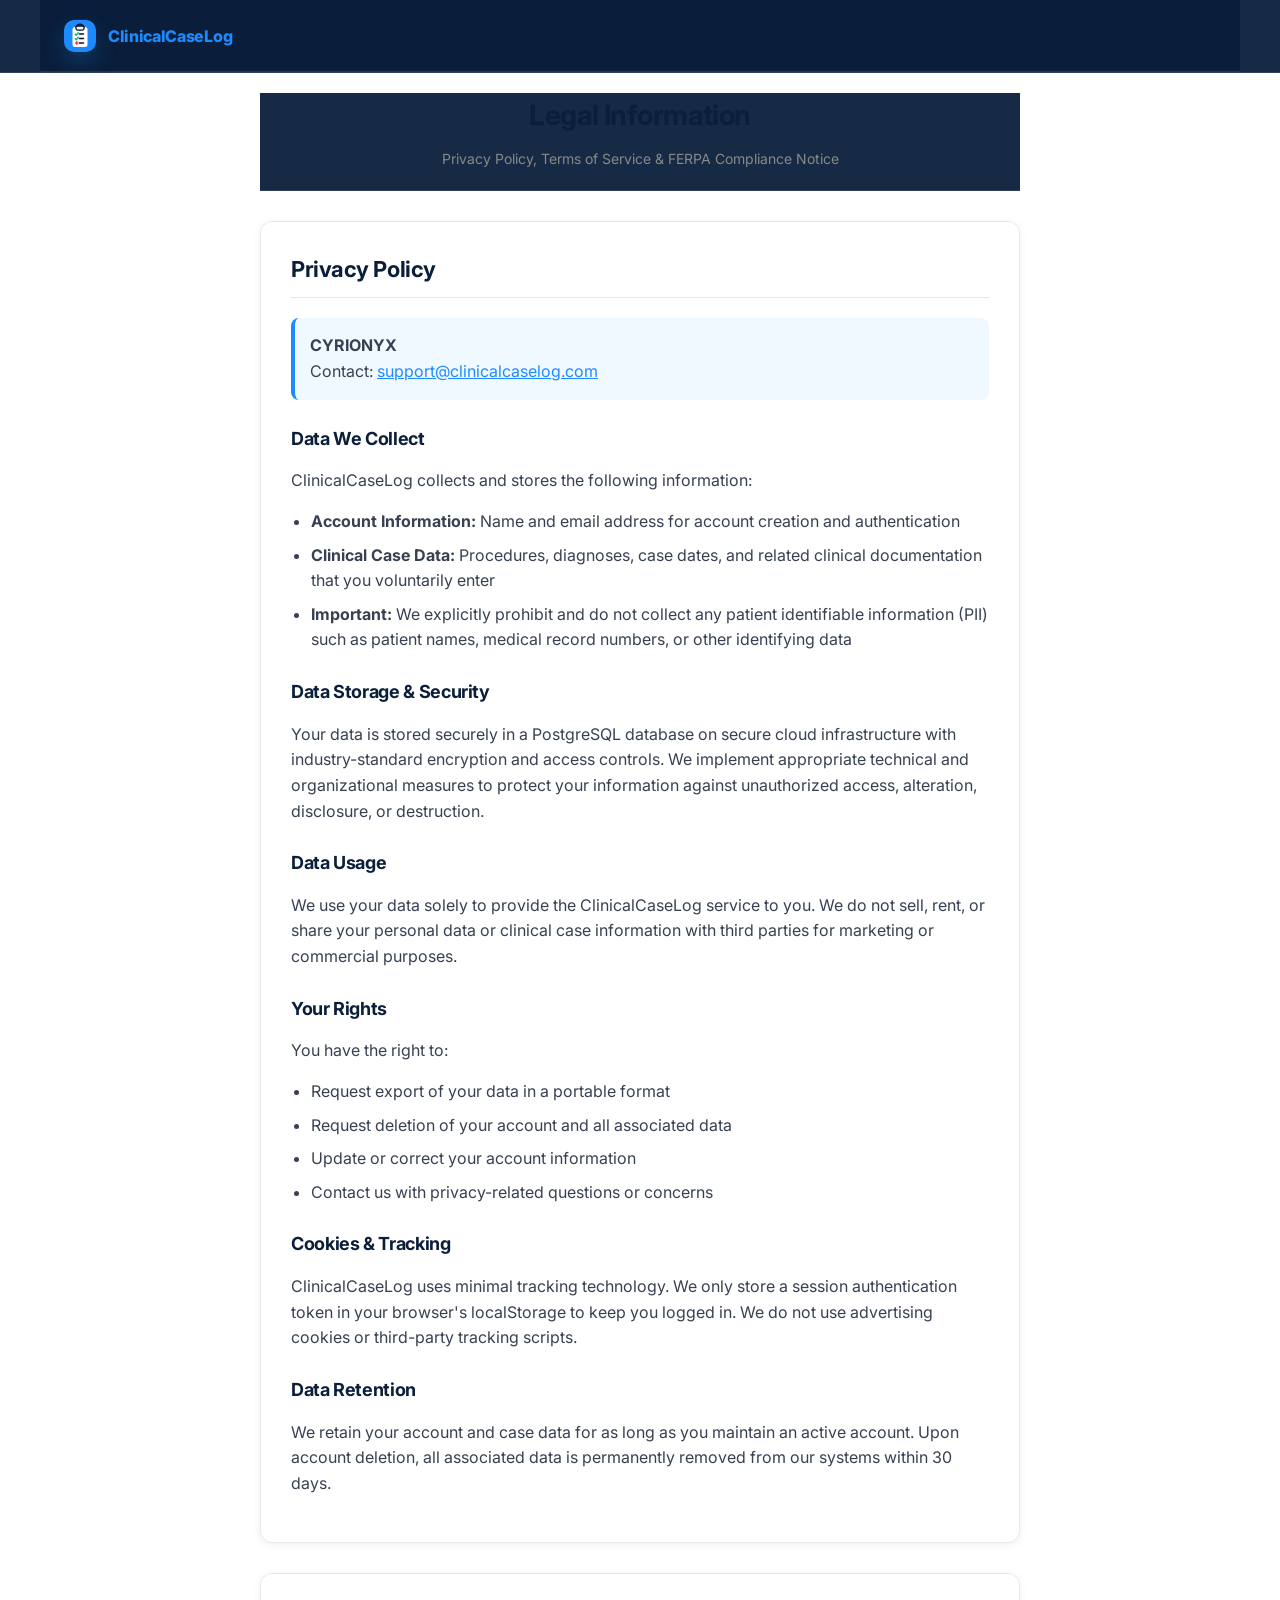
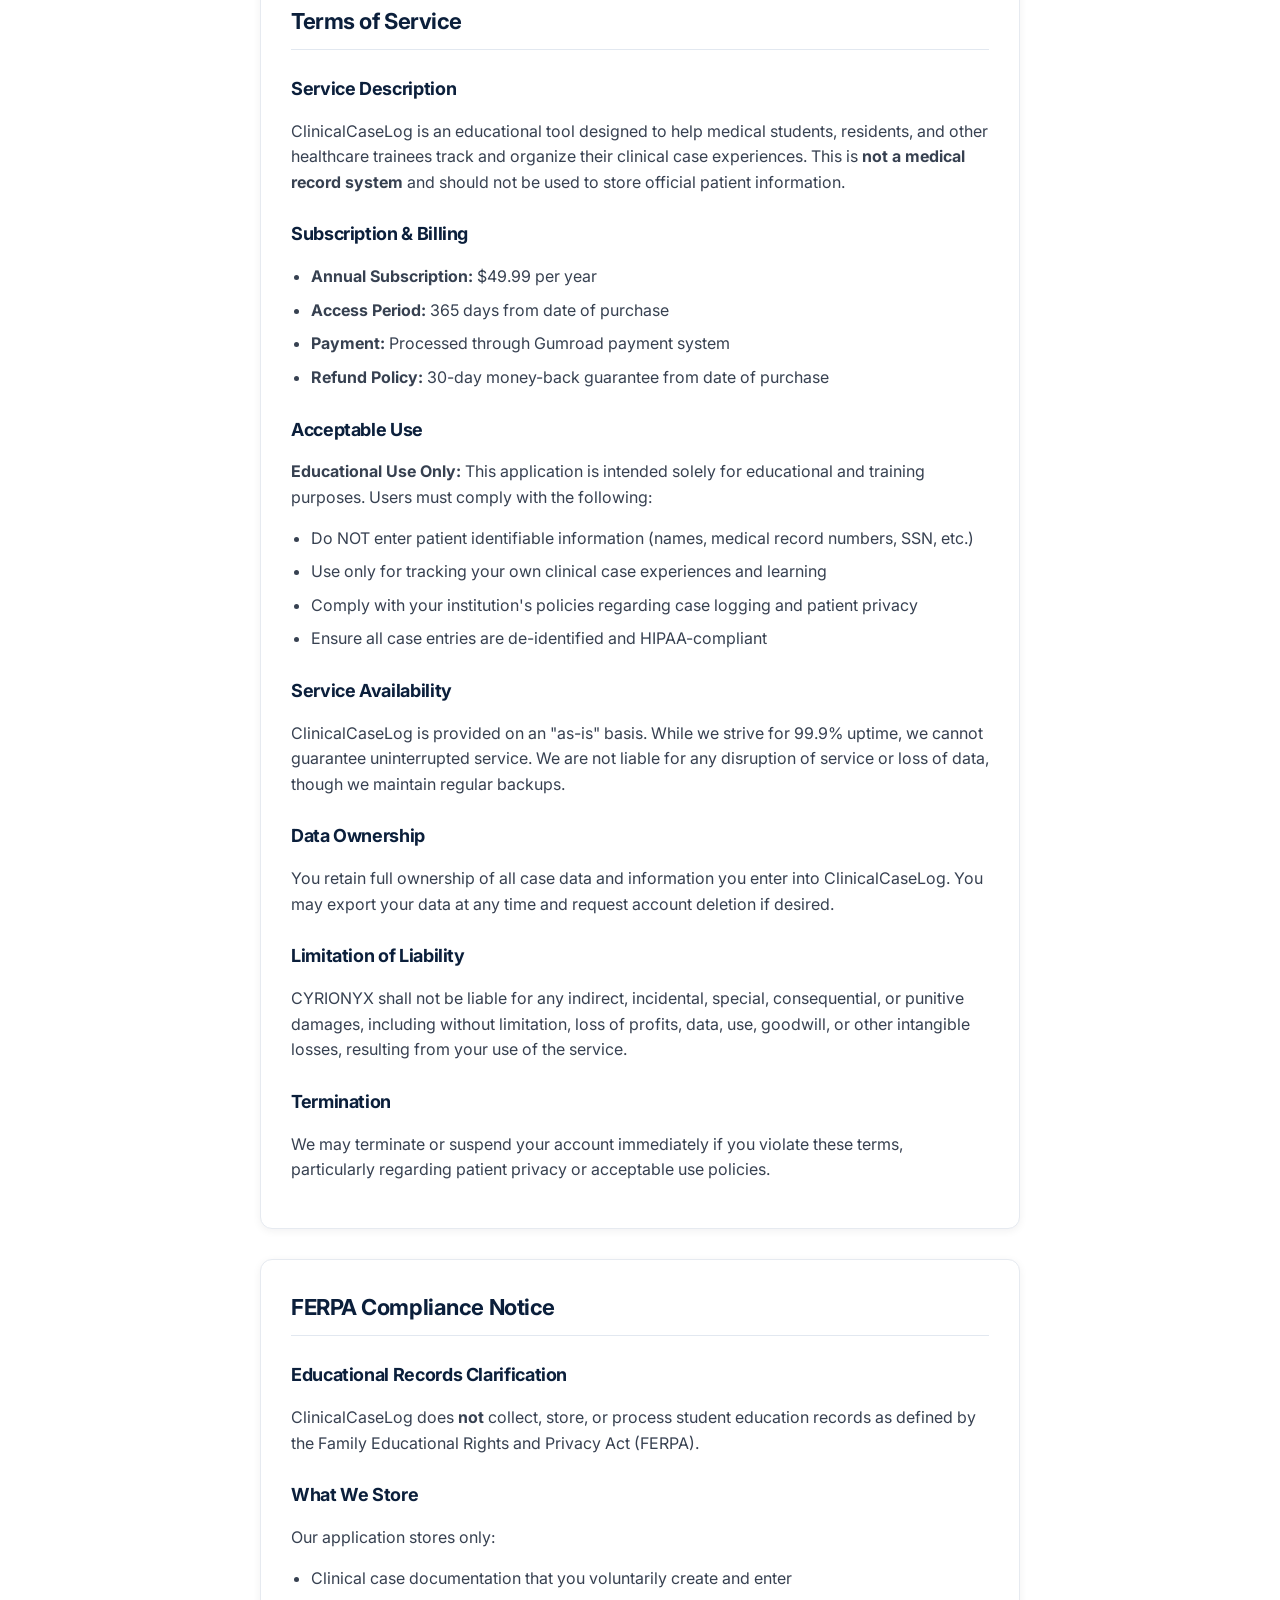
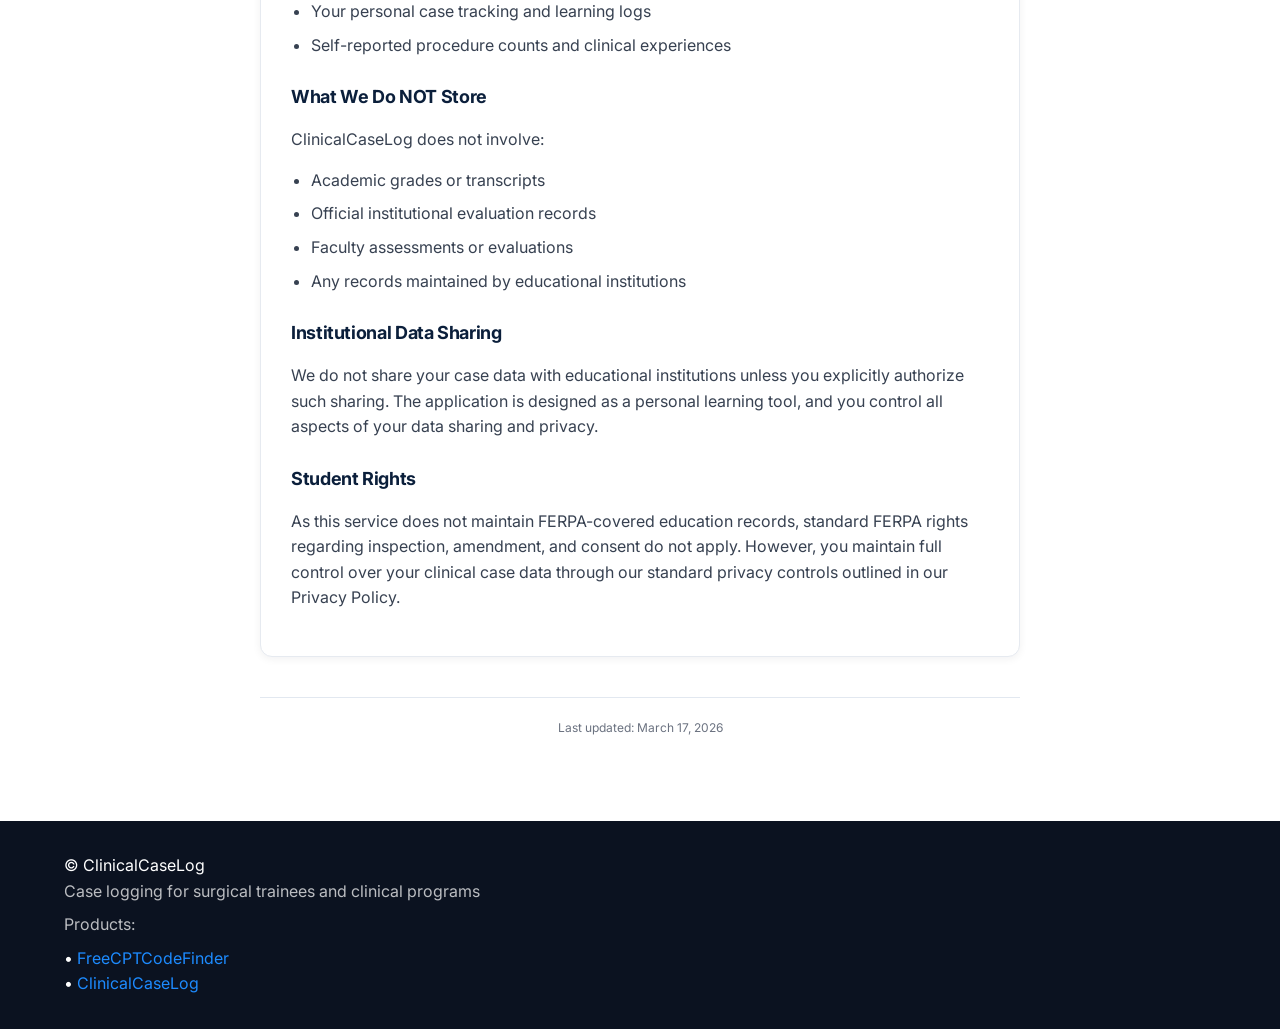
<file: legal.html>
<!DOCTYPE html>
<html lang="en">
<head>
<style id="redesign-override">
@import url('https://fonts.googleapis.com/css2?family=Inter:wght@300;400;500;600;700;800&family=JetBrains+Mono:wght@400;500;600;700&display=swap');

* { font-family: 'Inter', -apple-system, sans-serif !important; }
code, pre, .mono { font-family: 'JetBrains Mono', monospace !important; }

body {
    background: #F7F9FB !important;
    color: #1a1a2e !important;
    -webkit-font-smoothing: antialiased !important;
}

.header, header, [class*="header"] {
    background: rgba(11, 31, 59, 0.95) !important;
    backdrop-filter: blur(12px) !important;
    border-bottom: 1px solid rgba(255,255,255,0.1) !important;
}

.card, [class*="card"], .panel, .stat-card {
    background: white !important;
    border-radius: 12px !important;
    box-shadow: 0 4px 24px rgba(0,0,0,0.06) !important;
    border: 1px solid rgba(0,0,0,0.04) !important;
    transition: all 0.3s ease !important;
}

button, .btn, input[type="submit"] {
    border-radius: 8px !important;
    font-weight: 600 !important;
    transition: all 0.3s ease !important;
}

button.primary, .btn-primary, [class*="primary"] {
    background: linear-gradient(135deg, #1D8BFF, #1a8fd4) !important;
    border: none !important;
    color: white !important;
}

input, select, textarea {
    border-radius: 8px !important;
    border: 1.5px solid #e2e8f0 !important;
    transition: all 0.2s ease !important;
}

input:focus, select:focus {
    border-color: #1D8BFF !important;
    box-shadow: 0 0 0 3px rgba(46,168,255,0.15) !important;
}

table { border-radius: 8px !important; overflow: hidden !important; }
th { background: #0B1F3B !important; color: white !important; font-weight: 600 !important; }
td { border-bottom: 1px solid #f0f0f0 !important; }
tr:hover td { background: #f8fafc !important; }

h1, h2, h3 { font-weight: 700 !important; letter-spacing: -0.02em !important; color: #0B1F3B !important; }

a { color: #1D8BFF !important; }

::-webkit-scrollbar { width: 6px; }
::-webkit-scrollbar-thumb { background: #c1c1c1; border-radius: 3px; }

:root {
  --cyr-navy: #0B1220;
  --cyr-blue: #1D8BFF;
  --cyr-white: #FFFFFF;
  --cyr-steel: #7C8AA5;
  --cyr-border: #E6EAF0;
  --cyr-input: #D0D7E2;
  --cyr-surface: #FFFFFF;
  --cyr-surface-muted: #F7F9FC;
  --cyr-shadow: 0 2px 8px rgba(11,18,32,0.06);
  --cyr-radius-btn: 8px;
  --cyr-radius-card: 12px;
  --space-xs: 4px;
  --space-sm: 8px;
  --space-md: 16px;
  --space-lg: 24px;
  --space-xl: 32px;
  --space-xxl: 48px;
}
body {
  font-family: Inter, ui-sans-serif, system-ui, -apple-system, BlinkMacSystemFont, "Segoe UI", sans-serif !important;
  color: var(--cyr-navy) !important;
  background: var(--cyr-white) !important;
}
a { color: var(--cyr-blue); }
button, .btn, .cta-button, .cta-primary, .subscribe-btn, .demo-button {
  border-radius: var(--cyr-radius-btn) !important;
}
input, select, textarea, .search-input {
  border: 1px solid var(--cyr-input) !important;
  box-shadow: none !important;
}
input:focus, select:focus, textarea:focus, .search-input:focus {
  outline: 1px solid var(--cyr-blue) !important;
  border-color: var(--cyr-blue) !important;
}
.brand-shell .btn-primary,
.brand-shell .cta-primary,
.brand-shell .subscribe-btn,
.brand-shell .cta-button,
.brand-shell .demo-button,
.brand-shell .btn:not(.secondary) {
  background: var(--cyr-blue) !important;
  color: var(--cyr-white) !important;
  border: 0 !important;
  padding: 12px 16px !important;
  box-shadow: none !important;
}
.brand-shell .btn.secondary,
.brand-shell .cta-secondary,
.brand-shell .secondary,
.brand-shell a.cta-button[style*='transparent'] {
  background: transparent !important;
  color: var(--cyr-navy) !important;
  border: 1px solid var(--cyr-navy) !important;
}
.brand-shell .card, .brand-shell .feature-card, .brand-shell .stat-card, .brand-shell .pricing-card, .brand-shell .code-box, .brand-shell .related-card, .brand-shell .testimonial-container {
  background: var(--cyr-surface) !important;
  border: 1px solid var(--cyr-border) !important;
  border-radius: var(--cyr-radius-card) !important;
  box-shadow: var(--cyr-shadow) !important;
}
.cyr-header {
  position: sticky;
  top: 0;
  z-index: 300;
  background: rgba(255,255,255,0.96);
  border-bottom: 1px solid var(--cyr-border);
  backdrop-filter: blur(12px);
}
.cyr-header-inner {
  max-width: 1200px;
  margin: 0 auto;
  padding: 16px 24px;
  display: flex;
  align-items: center;
  justify-content: space-between;
  gap: 24px;
}
.cyr-brand {
  display: inline-flex;
  align-items: center;
  gap: 12px;
  text-decoration: none;
  color: var(--cyr-navy);
  min-height: 24px;
}
.cyr-brand img {
  width: 24px;
  height: 24px;
  display: block;
}
.cyr-wordmark {
  font-size: 16px;
  font-weight: 600;
  letter-spacing: 0.03em;
  color: var(--cyr-navy);
  line-height: 1;
}
.cyr-wordmark .x { color: var(--cyr-blue); display: inline-block; transform: scaleX(1.03); }
.cyr-nav { display: flex; align-items: center; gap: 24px; }
.cyr-nav-link, .cyr-dropdown-toggle {
  color: var(--cyr-navy);
  text-decoration: none;
  font-weight: 500;
  font-size: 14px;
  background: transparent;
  border: 0;
  cursor: pointer;
  padding: 0;
}
.cyr-dropdown { position: relative; }
.cyr-dropdown-menu {
  position: absolute;
  right: 0;
  top: calc(100% + 12px);
  min-width: 220px;
  background: var(--cyr-white);
  border: 1px solid var(--cyr-border);
  border-radius: 12px;
  box-shadow: var(--cyr-shadow);
  padding: 8px;
  display: none;
}
.cyr-dropdown.open .cyr-dropdown-menu { display: block; }
.cyr-dropdown-menu a {
  display: block;
  padding: 12px 14px;
  border-radius: 8px;
  color: var(--cyr-navy);
  text-decoration: none;
  font-weight: 500;
}
.cyr-dropdown-menu a:hover { background: var(--cyr-surface-muted); }
.cyr-menu-button {
  display: none;
  width: 40px;
  height: 40px;
  border: 1px solid var(--cyr-border);
  border-radius: 8px;
  background: var(--cyr-white);
  color: var(--cyr-navy);
  font-size: 18px;
}
.cyr-mobile-drawer {
  display: none;
  border-top: 1px solid var(--cyr-border);
  background: var(--cyr-white);
  padding: 16px 24px 24px;
}
.cyr-mobile-drawer.open { display: block; }
.cyr-mobile-drawer a, .cyr-mobile-products-label {
  display: block;
  color: var(--cyr-navy);
  text-decoration: none;
  padding: 12px 0;
  font-weight: 500;
}
.cyr-mobile-products {
  padding-left: 16px;
}
.cyr-footer {
  background: var(--cyr-navy);
  color: var(--cyr-white);
  margin-top: 48px;
}
.cyr-footer-inner {
  max-width: 1200px;
  margin: 0 auto;
  padding: 32px 24px;
}
.cyr-footer-title {
  font-size: 14px;
  font-weight: 600;
  letter-spacing: 0.03em;
}
.cyr-footer-copy {
  color: #D7DFEA;
  margin-top: 8px;
  font-size: 14px;
}
.cyr-footer-products {
  margin-top: 16px;
  font-size: 14px;
  color: #D7DFEA;
  line-height: 1.8;
}
.cyr-footer-products span { display: block; }
@media (max-width: 767px) {
  .cyr-header-inner { padding: 12px 16px; }
  .cyr-brand img { width: 24px; height: 24px; }
  .cyr-wordmark { font-size: 15px; }
  .cyr-nav { display: none; }
  .cyr-menu-button { display: inline-flex; align-items: center; justify-content: center; }
}

</style>

    <meta charset="UTF-8">
    <meta name="viewport" content="width=device-width, initial-scale=1.0">
    <title>Cyrionyx – Clinical Case Log</title>
    <style>
        * { margin: 0; padding: 0; box-sizing: border-box; }
        
        body {
            font-family: 'Inter', -apple-system, BlinkMacSystemFont, 'Segoe UI', Roboto, sans-serif;
            background: #F7F9FB;
            color: #1a1a2e;
            line-height: 1.6;
            min-height: 100vh;
        }

        .container {
            max-width: 800px;
            margin: 0 auto;
            padding: 20px;
        }

        .header {
            text-align: center;
            margin-bottom: 30px;
            padding-bottom: 20px;
            border-bottom: 2px solid #1D8BFF;
        }

        .header h1 {
            color: #1D8BFF;
            font-size: 28px;
            margin-bottom: 10px;
        }

        .header p {
            color: #888;
            font-size: 14px;
        }

        .back-link {
            display: inline-block;
            color: #1D8BFF;
            text-decoration: none;
            font-weight: 500;
            margin-bottom: 20px;
            padding: 10px 16px;
            background: rgba(46, 139, 139, 0.1);
            border-radius: 8px;
            border: 1px solid #1D8BFF;
            transition: all 0.2s;
        }

        .back-link:hover {
            background: rgba(46, 139, 139, 0.2);
            transform: translateY(-1px);
        }

        .section {
            background: white;
            border-radius: 12px;
            padding: 30px;
            margin-bottom: 30px;
            border: 1px solid #e2e8f0;
            box-shadow: 0 4px 24px rgba(0,0,0,0.06);
        }

        .section h2 {
            color: #0B1F3B;
            font-size: 22px;
            margin-bottom: 20px;
            padding-bottom: 10px;
            border-bottom: 1px solid #e2e8f0;
        }

        .section h3 {
            color: #0B1F3B;
            font-size: 18px;
            margin-bottom: 15px;
            margin-top: 25px;
        }

        .section p {
            margin-bottom: 15px;
            color: #374151;
        }

        .section ul {
            margin-left: 20px;
            margin-bottom: 15px;
        }

        .section ul li {
            margin-bottom: 8px;
            color: #374151;
        }

        .contact-info {
            background: #f0f9ff;
            padding: 15px;
            border-radius: 8px;
            margin: 20px 0;
            border-left: 4px solid #1D8BFF;
            color: #374151;
        }

        .last-updated {
            text-align: center;
            color: #6B7280;
            font-size: 12px;
            margin-top: 40px;
            padding-top: 20px;
            border-top: 1px solid #e2e8f0;
        }

        @media (max-width: 600px) {
            .container {
                padding: 15px;
            }
            
            .section {
                padding: 20px;
            }
            
            .header h1 {
                font-size: 24px;
            }
        }
    </style>
    <link rel="apple-touch-icon" href="/icon-192.png">
    <link rel="icon" type="image/png" sizes="32x32" href="/favicon-32.png">
    <link rel="icon" type="image/png" sizes="16x16" href="/favicon-16.png">
    <link rel="stylesheet" href="/assets/cyrionyx-brand.css">
</head>
<body class="brand-shell-page" data-brand-page="legal">
    <div id="cyr-site-header"></div>
    <div class="container">
        <nav style="margin-bottom: 40px;">
            <a href="/" style="color: #1D8BFF; text-decoration: none; font-weight: 600; display: inline-flex; align-items: center; gap: 8px;">
                <span>←</span> Back to ClinicalCaseLog
            </a>
            <div style="margin: 20px 0;">
                <a href="/" style="color: #1D8BFF; text-decoration: none; margin-right: 24px;">Home</a>
                <a href="/prep" style="color: #1D8BFF; text-decoration: none; margin-right: 24px;">Case Prep</a>
                <a href="/demo" style="color: #1D8BFF; text-decoration: none;">Demo</a>
            </div>
        </nav>
        
        <div class="header">
            <h1>Legal Information</h1>
            <p>Privacy Policy, Terms of Service & FERPA Compliance Notice</p>
        </div>

        <!-- Privacy Policy -->
        <div class="section">
            <h2>Privacy Policy</h2>
            
            <div class="contact-info">
                <strong>CYRIONYX</strong><br>
                Contact: <a href="mailto:support@clinicalcaselog.com" style="color: #1D8BFF;">support@clinicalcaselog.com</a>
            </div>

            <h3>Data We Collect</h3>
            <p>ClinicalCaseLog collects and stores the following information:</p>
            <ul>
                <li><strong>Account Information:</strong> Name and email address for account creation and authentication</li>
                <li><strong>Clinical Case Data:</strong> Procedures, diagnoses, case dates, and related clinical documentation that you voluntarily enter</li>
                <li><strong>Important:</strong> We explicitly prohibit and do not collect any patient identifiable information (PII) such as patient names, medical record numbers, or other identifying data</li>
            </ul>

            <h3>Data Storage & Security</h3>
            <p>Your data is stored securely in a PostgreSQL database on secure cloud infrastructure with industry-standard encryption and access controls. We implement appropriate technical and organizational measures to protect your information against unauthorized access, alteration, disclosure, or destruction.</p>

            <h3>Data Usage</h3>
            <p>We use your data solely to provide the ClinicalCaseLog service to you. We do not sell, rent, or share your personal data or clinical case information with third parties for marketing or commercial purposes.</p>

            <h3>Your Rights</h3>
            <p>You have the right to:</p>
            <ul>
                <li>Request export of your data in a portable format</li>
                <li>Request deletion of your account and all associated data</li>
                <li>Update or correct your account information</li>
                <li>Contact us with privacy-related questions or concerns</li>
            </ul>

            <h3>Cookies & Tracking</h3>
            <p>ClinicalCaseLog uses minimal tracking technology. We only store a session authentication token in your browser's localStorage to keep you logged in. We do not use advertising cookies or third-party tracking scripts.</p>

            <h3>Data Retention</h3>
            <p>We retain your account and case data for as long as you maintain an active account. Upon account deletion, all associated data is permanently removed from our systems within 30 days.</p>
        </div>

        <!-- Terms of Service -->
        <div class="section">
            <h2>Terms of Service</h2>

            <h3>Service Description</h3>
            <p>ClinicalCaseLog is an educational tool designed to help medical students, residents, and other healthcare trainees track and organize their clinical case experiences. This is <strong>not a medical record system</strong> and should not be used to store official patient information.</p>

            <h3>Subscription & Billing</h3>
            <ul>
                <li><strong>Annual Subscription:</strong> $49.99 per year</li>
                <li><strong>Access Period:</strong> 365 days from date of purchase</li>
                <li><strong>Payment:</strong> Processed through Gumroad payment system</li>
                <li><strong>Refund Policy:</strong> 30-day money-back guarantee from date of purchase</li>
            </ul>

            <h3>Acceptable Use</h3>
            <p><strong>Educational Use Only:</strong> This application is intended solely for educational and training purposes. Users must comply with the following:</p>
            <ul>
                <li>Do NOT enter patient identifiable information (names, medical record numbers, SSN, etc.)</li>
                <li>Use only for tracking your own clinical case experiences and learning</li>
                <li>Comply with your institution's policies regarding case logging and patient privacy</li>
                <li>Ensure all case entries are de-identified and HIPAA-compliant</li>
            </ul>

            <h3>Service Availability</h3>
            <p>ClinicalCaseLog is provided on an "as-is" basis. While we strive for 99.9% uptime, we cannot guarantee uninterrupted service. We are not liable for any disruption of service or loss of data, though we maintain regular backups.</p>

            <h3>Data Ownership</h3>
            <p>You retain full ownership of all case data and information you enter into ClinicalCaseLog. You may export your data at any time and request account deletion if desired.</p>

            <h3>Limitation of Liability</h3>
            <p>CYRIONYX shall not be liable for any indirect, incidental, special, consequential, or punitive damages, including without limitation, loss of profits, data, use, goodwill, or other intangible losses, resulting from your use of the service.</p>

            <h3>Termination</h3>
            <p>We may terminate or suspend your account immediately if you violate these terms, particularly regarding patient privacy or acceptable use policies.</p>
        </div>

        <!-- FERPA Compliance -->
        <div class="section">
            <h2>FERPA Compliance Notice</h2>

            <h3>Educational Records Clarification</h3>
            <p>ClinicalCaseLog does <strong>not</strong> collect, store, or process student education records as defined by the Family Educational Rights and Privacy Act (FERPA).</p>

            <h3>What We Store</h3>
            <p>Our application stores only:</p>
            <ul>
                <li>Clinical case documentation that you voluntarily create and enter</li>
                <li>Your personal case tracking and learning logs</li>
                <li>Self-reported procedure counts and clinical experiences</li>
            </ul>

            <h3>What We Do NOT Store</h3>
            <p>ClinicalCaseLog does not involve:</p>
            <ul>
                <li>Academic grades or transcripts</li>
                <li>Official institutional evaluation records</li>
                <li>Faculty assessments or evaluations</li>
                <li>Any records maintained by educational institutions</li>
            </ul>

            <h3>Institutional Data Sharing</h3>
            <p>We do not share your case data with educational institutions unless you explicitly authorize such sharing. The application is designed as a personal learning tool, and you control all aspects of your data sharing and privacy.</p>

            <h3>Student Rights</h3>
            <p>As this service does not maintain FERPA-covered education records, standard FERPA rights regarding inspection, amendment, and consent do not apply. However, you maintain full control over your clinical case data through our standard privacy controls outlined in our Privacy Policy.</p>
        </div>

        <div class="last-updated">
            Last updated: March 17, 2026
        </div>
    </div>
<script>
(function(){
  document.querySelectorAll('.cyr-dropdown').forEach(function(drop){
    var btn = drop.querySelector('.cyr-dropdown-toggle');
    btn.addEventListener('click', function(e){
      e.stopPropagation();
      var open = drop.classList.toggle('open');
      btn.setAttribute('aria-expanded', open ? 'true' : 'false');
    });
  });
  document.querySelectorAll('[data-cyrionyx-header]').forEach(function(header){
    var btn = header.querySelector('.cyr-menu-button');
    var drawer = header.querySelector('.cyr-mobile-drawer');
    if (btn && drawer) {
      btn.addEventListener('click', function(){ drawer.classList.toggle('open'); });
    }
  });
  document.addEventListener('click', function(){
    document.querySelectorAll('.cyr-dropdown.open').forEach(function(drop){
      drop.classList.remove('open');
      var btn = drop.querySelector('.cyr-dropdown-toggle');
      if (btn) btn.setAttribute('aria-expanded', 'false');
    });
  });
})();
</script>
    <div id="cyr-site-footer"></div>
    <script src="/assets/cyrionyx-brand.js"></script>
</body>
</html>
</file>
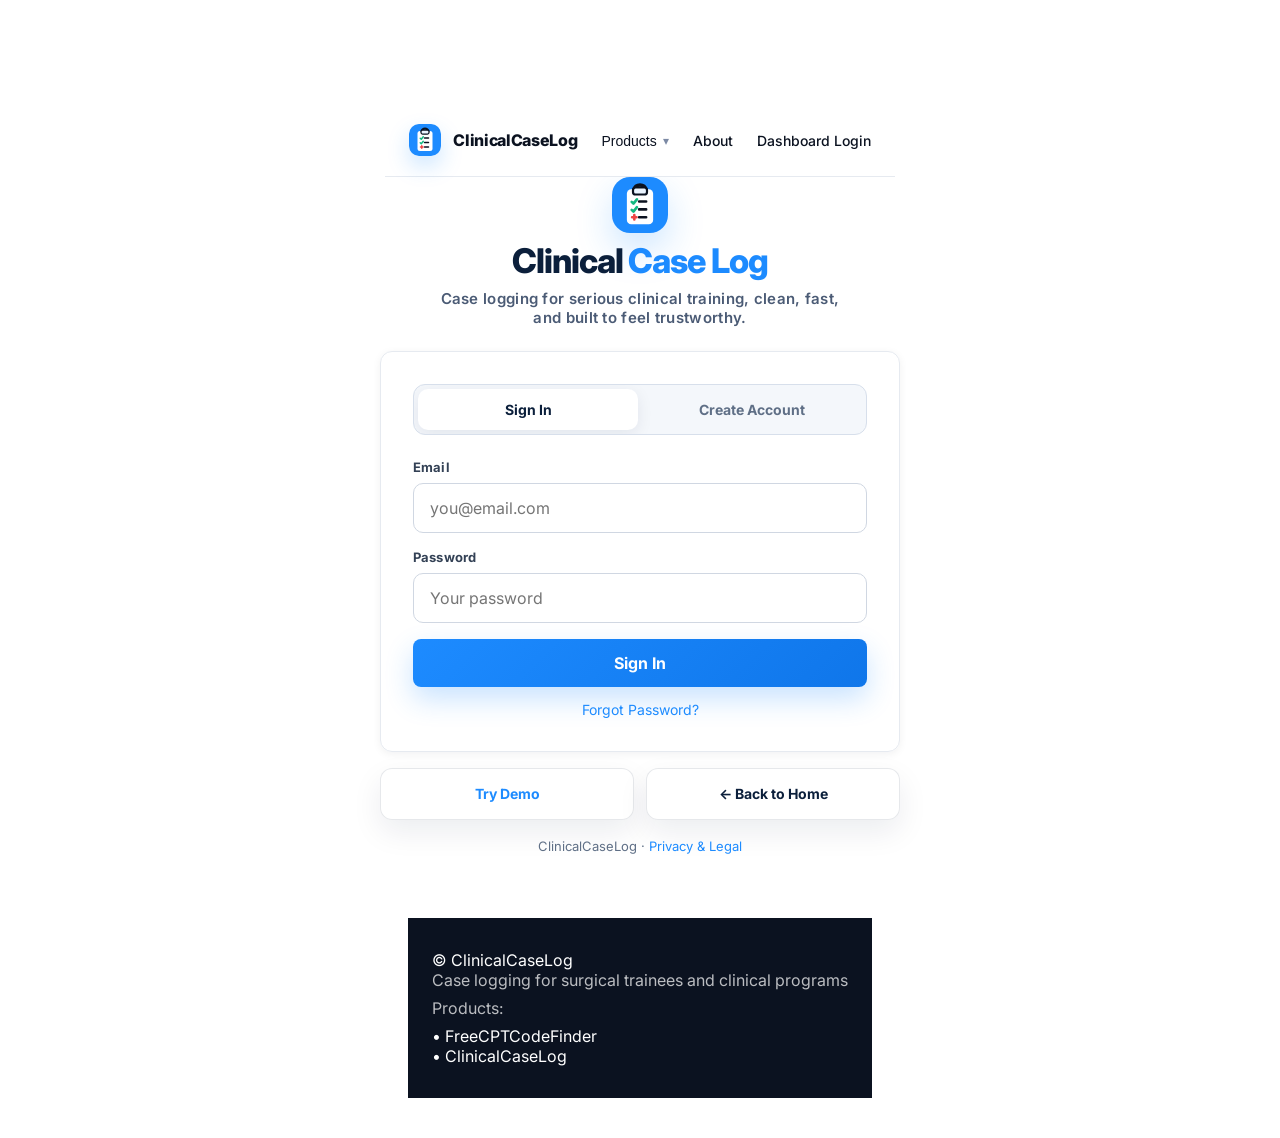
<file: login.html>
<!DOCTYPE html>
<html lang="en">
<head>
    <meta charset="UTF-8">
    <meta name="viewport" content="width=device-width, initial-scale=1.0">
    <title>Cyrionyx – Clinical Case Log</title>
    <meta name="description" content="Sign in to ClinicalCaseLog. Log surgical cases and clinical patient encounters from your phone. Built for medical, PA, NP, and RNFA students.">
    <meta property="og:title" content="Cyrionyx – Clinical Case Log">
    <meta property="og:description" content="Access your case log dashboard. Track ACGME milestones, log procedures, export to Excel/PDF.">
    <meta property="og:url" content="https://clinicalcaselog.com/login">
    <meta property="og:type" content="website">
    <meta name="robots" content="noindex">
    <link rel="preconnect" href="https://fonts.googleapis.com">
    <link href="https://fonts.googleapis.com/css2?family=Inter:wght@400;500;600;700;800&display=swap" rel="stylesheet">
    <style>
        * { margin: 0; padding: 0; box-sizing: border-box; }
        body {
            font-family: 'Inter', -apple-system, BlinkMacSystemFont, sans-serif;
            background: linear-gradient(180deg, #f6f9fc 0%, #edf3fb 100%);
            color: #0f172a;
            min-height: 100vh;
            display: flex;
            flex-direction: column;
            align-items: center;
            justify-content: center;
            padding: 104px 20px 40px;
        }
        .container {
            max-width: 520px;
            width: 100%;
            margin: 0 auto;
        }
        .logo {
            text-align: center;
            margin: 0 auto 24px;
            display: grid;
            gap: 10px;
            justify-items: center;
        }
        .logo-mark {
            width: 56px;
            height: 56px;
            border-radius: 18px;
            background: url('/logo/icon.svg') center/contain no-repeat;
            box-shadow: 0 16px 36px rgba(29, 139, 255, 0.22);
        }
        .logo h1 {
            color: #0B1F3B;
            font-size: 34px;
            font-weight: 800;
            line-height: 1.05;
            letter-spacing: -0.03em;
        }
        .logo h1 span { color: #1D8BFF; }
        .logo p {
            color: #4b5b75;
            font-size: 15px;
            font-weight: 600;
            margin-top: 0;
            letter-spacing: 0.02em;
            max-width: 420px;
        }
        .card {
            background: rgba(255, 255, 255, 0.98);
            border-radius: 20px;
            padding: 32px;
            border: 1px solid rgba(11, 31, 59, 0.08);
            margin-bottom: 16px;
            box-shadow: 0 24px 60px rgba(11, 31, 59, 0.12);
        }
        .card h2 {
            color: #0B1F3B;
            font-size: 20px;
            margin-bottom: 20px;
            text-align: center;
        }
        .tabs {
            display: grid;
            grid-template-columns: 1fr 1fr;
            margin-bottom: 24px;
            border-radius: 12px;
            overflow: hidden;
            border: 1px solid #d7dfeb;
            background: #f4f7fb;
            padding: 4px;
            gap: 4px;
        }
        .tab {
            padding: 12px 14px;
            text-align: center;
            font-weight: 700;
            font-size: 14px;
            cursor: pointer;
            background: transparent;
            color: #5f6f86;
            border-radius: 10px;
            transition: all 0.2s;
        }
        .tab.active {
            background: #ffffff;
            color: #0B1F3B;
            box-shadow: 0 4px 16px rgba(11, 31, 59, 0.08);
        }
        .form-group {
            margin-bottom: 16px;
        }
        .form-group label {
            display: block;
            color: #334155;
            font-size: 13px;
            font-weight: 700;
            margin-bottom: 8px;
            letter-spacing: 0.01em;
        }
        input[type="text"], input[type="email"], input[type="password"] {
            width: 100%;
            background: #ffffff;
            border: 1px solid #cdd7e4;
            color: #0f172a;
            padding: 14px 16px;
            border-radius: 10px;
            font-size: 16px;
            font-family: inherit;
            outline: none;
            transition: border-color 0.2s, box-shadow 0.2s;
        }
        input:focus {
            border-color: #1D8BFF;
            box-shadow: 0 0 0 4px rgba(29, 139, 255, 0.12);
        }
        .btn {
            width: 100%;
            padding: 14px;
            border: none;
            border-radius: 8px;
            font-size: 16px;
            font-weight: 700;
            cursor: pointer;
            font-family: inherit;
            transition: all 0.2s;
        }
        .btn-primary {
            background: linear-gradient(135deg, #1D8BFF, #0f76ea);
            color: #fff;
            box-shadow: 0 12px 28px rgba(29, 139, 255, 0.24);
        }
        .btn-primary:hover { background: linear-gradient(135deg, #2492ff, #117cf1); }
        .btn-gold {
            background: linear-gradient(135deg, #D4A843, #B8902E);
            color: #fff;
        }
        .btn-gold:hover { background: linear-gradient(135deg, #e0b84e, #c9a03e); }
        .btn:disabled {
            opacity: 0.6;
            cursor: not-allowed;
        }
        .link {
            color: #1D8BFF;
            text-decoration: none;
            font-size: 14px;
            cursor: pointer;
        }
        .link:hover { text-decoration: underline; }
        .text-center { text-align: center; }
        .text-muted { color: #5f6f86; font-size: 13px; line-height: 1.55; }
        .mt-12 { margin-top: 12px; }
        .mt-16 { margin-top: 16px; }
        .mt-24 { margin-top: 24px; }
        .error {
            background: rgba(255, 60, 60, 0.1);
            border: 1px solid rgba(255, 60, 60, 0.3);
            color: #ff6b6b;
            padding: 12px;
            border-radius: 8px;
            font-size: 14px;
            margin-bottom: 16px;
            display: none;
        }
        .success {
            background: rgba(60, 255, 60, 0.1);
            border: 1px solid rgba(60, 255, 60, 0.3);
            color: #6bff6b;
            padding: 12px;
            border-radius: 8px;
            font-size: 14px;
            margin-bottom: 16px;
            display: none;
        }
        .pricing-badge {
            background: linear-gradient(180deg, #f7fbff 0%, #eef5ff 100%);
            border-radius: 14px;
            padding: 18px;
            text-align: center;
            border: 1px solid rgba(29, 139, 255, 0.22);
            margin-top: 18px;
        }
        .pricing-badge .price {
            color: #1D8BFF;
            font-weight: 800;
            font-size: 30px;
        }
        .pricing-badge .detail {
            color: #4b5b75;
            font-size: 13px;
            margin-top: 6px;
        }
        .quick-actions {
            display: grid;
            grid-template-columns: 1fr 1fr;
            gap: 12px;
        }
        .quick-link {
            display: flex;
            align-items: center;
            justify-content: center;
            text-align: center;
            min-height: 52px;
            padding: 14px 16px;
            background: rgba(255,255,255,0.92);
            border: 1px solid rgba(11, 31, 59, 0.1);
            border-radius: 12px;
            color: #0B1F3B;
            text-decoration: none;
            font-weight: 700;
            font-size: 14px;
            box-shadow: 0 12px 30px rgba(11, 31, 59, 0.08);
        }
        .quick-link.primary-link {
            color: #1D8BFF;
        }
        .footer {
            text-align: center;
            margin-top: 18px;
            color: #5f6f86;
            font-size: 13px;
        }
        .footer a { color: #1D8BFF; text-decoration: none; }

        /* Reset password modal */
        .modal-overlay {
            display: none;
            position: fixed;
            top: 0; left: 0;
            width: 100%; height: 100%;
            background: rgba(0,0,0,0.8);
            z-index: 1000;
            align-items: center;
            justify-content: center;
        }
        .modal-overlay.show { display: flex; }
        .modal {
            background: #ffffff;
            border-radius: 18px;
            padding: 32px;
            border: 1px solid rgba(11, 31, 59, 0.08);
            max-width: 400px;
            width: 90%;
            box-shadow: 0 24px 60px rgba(11, 31, 59, 0.18);
        }
        .modal h2 {
            color: #0B1F3B;
            font-size: 18px;
            margin-bottom: 16px;
            text-align: center;
        }

        @media (max-width: 480px) {
            .card { padding: 24px 20px; }
            body { padding: 88px 16px 28px; }
            .logo h1 { font-size: 30px; }
            .quick-actions { grid-template-columns: 1fr; }
        }
    
:root {
  --cyr-navy: #0B1220;
  --cyr-blue: #1D8BFF;
  --cyr-white: #FFFFFF;
  --cyr-steel: #7C8AA5;
  --cyr-border: #E6EAF0;
  --cyr-input: #D0D7E2;
  --cyr-surface: #FFFFFF;
  --cyr-surface-muted: #F7F9FC;
  --cyr-shadow: 0 2px 8px rgba(11,18,32,0.06);
  --cyr-radius-btn: 8px;
  --cyr-radius-card: 12px;
  --space-xs: 4px;
  --space-sm: 8px;
  --space-md: 16px;
  --space-lg: 24px;
  --space-xl: 32px;
  --space-xxl: 48px;
}
body {
  font-family: Inter, ui-sans-serif, system-ui, -apple-system, BlinkMacSystemFont, "Segoe UI", sans-serif !important;
  color: var(--cyr-navy) !important;
  background: var(--cyr-white) !important;
}
a { color: var(--cyr-blue); }
button, .btn, .cta-button, .cta-primary, .subscribe-btn, .demo-button {
  border-radius: var(--cyr-radius-btn) !important;
}
input, select, textarea, .search-input {
  border: 1px solid var(--cyr-input) !important;
  box-shadow: none !important;
}
input:focus, select:focus, textarea:focus, .search-input:focus {
  outline: 1px solid var(--cyr-blue) !important;
  border-color: var(--cyr-blue) !important;
}
.brand-shell .btn-primary,
.brand-shell .cta-primary,
.brand-shell .subscribe-btn,
.brand-shell .cta-button,
.brand-shell .demo-button,
.brand-shell .btn:not(.secondary) {
  background: var(--cyr-blue) !important;
  color: var(--cyr-white) !important;
  border: 0 !important;
  padding: 12px 16px !important;
  box-shadow: none !important;
}
.brand-shell .btn.secondary,
.brand-shell .cta-secondary,
.brand-shell .secondary,
.brand-shell a.cta-button[style*='transparent'] {
  background: transparent !important;
  color: var(--cyr-navy) !important;
  border: 1px solid var(--cyr-navy) !important;
}
.brand-shell .card, .brand-shell .feature-card, .brand-shell .stat-card, .brand-shell .pricing-card, .brand-shell .code-box, .brand-shell .related-card, .brand-shell .testimonial-container {
  background: var(--cyr-surface) !important;
  border: 1px solid var(--cyr-border) !important;
  border-radius: var(--cyr-radius-card) !important;
  box-shadow: var(--cyr-shadow) !important;
}
.cyr-header {
  position: sticky;
  top: 0;
  z-index: 300;
  background: rgba(255,255,255,0.96);
  border-bottom: 1px solid var(--cyr-border);
  backdrop-filter: blur(12px);
}
.cyr-header-inner {
  max-width: 1200px;
  margin: 0 auto;
  padding: 16px 24px;
  display: flex;
  align-items: center;
  justify-content: space-between;
  gap: 24px;
}
.cyr-brand {
  display: inline-flex;
  align-items: center;
  gap: 12px;
  text-decoration: none;
  color: var(--cyr-navy);
  min-height: 24px;
}
.cyr-brand img {
  width: 24px;
  height: 24px;
  display: block;
}
.cyr-wordmark {
  font-size: 16px;
  font-weight: 600;
  letter-spacing: 0.03em;
  color: var(--cyr-navy);
  line-height: 1;
}
.cyr-wordmark .x { color: var(--cyr-blue); display: inline-block; transform: scaleX(1.03); }
.cyr-nav { display: flex; align-items: center; gap: 24px; }
.cyr-nav-link, .cyr-dropdown-toggle {
  color: var(--cyr-navy);
  text-decoration: none;
  font-weight: 500;
  font-size: 14px;
  background: transparent;
  border: 0;
  cursor: pointer;
  padding: 0;
}
.cyr-dropdown { position: relative; }
.cyr-dropdown-menu {
  position: absolute;
  right: 0;
  top: calc(100% + 12px);
  min-width: 220px;
  background: var(--cyr-white);
  border: 1px solid var(--cyr-border);
  border-radius: 12px;
  box-shadow: var(--cyr-shadow);
  padding: 8px;
  display: none;
}
.cyr-dropdown.open .cyr-dropdown-menu { display: block; }
.cyr-dropdown-menu a {
  display: block;
  padding: 12px 14px;
  border-radius: 8px;
  color: var(--cyr-navy);
  text-decoration: none;
  font-weight: 500;
}
.cyr-dropdown-menu a:hover { background: var(--cyr-surface-muted); }
.cyr-menu-button {
  display: none;
  width: 40px;
  height: 40px;
  border: 1px solid var(--cyr-border);
  border-radius: 8px;
  background: var(--cyr-white);
  color: var(--cyr-navy);
  font-size: 18px;
}
.cyr-mobile-drawer {
  display: none;
  border-top: 1px solid var(--cyr-border);
  background: var(--cyr-white);
  padding: 16px 24px 24px;
}
.cyr-mobile-drawer.open { display: block; }
.cyr-mobile-drawer a, .cyr-mobile-products-label {
  display: block;
  color: var(--cyr-navy);
  text-decoration: none;
  padding: 12px 0;
  font-weight: 500;
}
.cyr-mobile-products {
  padding-left: 16px;
}
.cyr-footer {
  background: var(--cyr-navy);
  color: var(--cyr-white);
  margin-top: 48px;
}
.cyr-footer-inner {
  max-width: 1200px;
  margin: 0 auto;
  padding: 32px 24px;
}
.cyr-footer-title {
  font-size: 14px;
  font-weight: 600;
  letter-spacing: 0.03em;
}
.cyr-footer-copy {
  color: #D7DFEA;
  margin-top: 8px;
  font-size: 14px;
}
.cyr-footer-products {
  margin-top: 16px;
  font-size: 14px;
  color: #D7DFEA;
  line-height: 1.8;
}
.cyr-footer-products span { display: block; }
@media (max-width: 767px) {
  .cyr-header-inner { padding: 12px 16px; }
  .cyr-brand img { width: 24px; height: 24px; }
  .cyr-wordmark { font-size: 15px; }
  .cyr-nav { display: none; }
  .cyr-menu-button { display: inline-flex; align-items: center; justify-content: center; }
}

</style>
    <link rel="apple-touch-icon" href="/icon-192.png">
    <link rel="icon" type="image/png" sizes="32x32" href="/favicon-32.png">
    <link rel="icon" type="image/png" sizes="16x16" href="/favicon-16.png">
    <link rel="stylesheet" href="/assets/cyrionyx-brand.css">
</head>
<body class="brand-shell-page" data-brand-page="login">
    <div id="cyr-site-header"></div>

<div class="container">
    <!-- Logo -->
    <div class="logo">
        <div class="logo-mark" aria-hidden="true"></div>
        <h1>Clinical <span>Case Log</span></h1>
        <p>Case logging for serious clinical training, clean, fast, and built to feel trustworthy.</p>
    </div>

    <!-- Main Auth Card -->
    <div class="card">
        <!-- Tabs -->
        <div class="tabs">
            <div class="tab active" id="tabSignIn" onclick="showTab('signin')">Sign In</div>
            <div class="tab" id="tabRegister" onclick="showTab('register')">Create Account</div>
        </div>

        <!-- Error / Success Messages -->
        <div class="error" id="errorMsg"></div>
        <div class="success" id="successMsg"></div>

        <!-- Sign In Form -->
        <form id="signinForm" onsubmit="doLogin(); return false;">
            <div class="form-group">
                <label for="loginEmail">Email</label>
                <input type="email" id="loginEmail" name="email" placeholder="you@email.com" autocomplete="username" required>
            </div>
            <div class="form-group">
                <label for="loginPassword">Password</label>
                <input type="password" id="loginPassword" name="password" placeholder="Your password" autocomplete="current-password" required>
            </div>
            <button type="submit" class="btn btn-primary" id="loginBtn">Sign In</button>
            <p class="text-center mt-12">
                <a href="#" class="link" onclick="showResetModal(); return false;">Forgot Password?</a>
            </p>
        </form>

        <!-- Register Form -->
        <form id="registerForm" style="display:none;" onsubmit="doRegister(); return false;">
            <div class="form-group">
                <label for="regName">Full Name</label>
                <input type="text" id="regName" name="name" placeholder="Your name" autocomplete="name" required>
            </div>
            <div class="form-group">
                <label for="regEmail">Email</label>
                <input type="email" id="regEmail" name="email" placeholder="you@email.com" autocomplete="username" required>
            </div>
            <div class="form-group">
                <label for="regPassword">Password</label>
                <input type="password" id="regPassword" name="password" placeholder="6+ characters" autocomplete="new-password" minlength="6" required>
            </div>
            <p class="text-muted" style="margin-bottom:16px;">Create a free student account. You can log up to 25 cases, then still view and export what you entered.</p>
            <button type="submit" class="btn btn-gold" id="regBtn">Create Free Student Account</button>

            <div class="pricing-badge">
                <div class="price">Free</div>
                <div class="detail">Student access · 25 logged cases</div>
            </div>
            <button type="button" class="btn btn-primary mt-16" id="subscribeBtn" onclick="startSubscription()">Need more than 25? Subscribe — $49.99/year</button>
            <p class="text-muted text-center mt-12">No payment required to start.</p>
        </form>
    </div>

    <!-- Quick Actions -->
    <div class="quick-actions">
        <a href="/demo" class="quick-link primary-link">Try Demo</a>
        <a href="/" class="quick-link">← Back to Home</a>
    </div>

    <div class="footer">
        <p>ClinicalCaseLog · <a href="/legal">Privacy & Legal</a></p>
    </div>
</div>

<!-- Forgot Password Modal -->
<div class="modal-overlay" id="resetModal">
    <div class="modal">
        <!-- Step 1: Enter Email -->
        <form id="resetStep1" onsubmit="sendResetCode(); return false;">
            <h2>Reset Password</h2>
            <p class="text-muted" style="margin-bottom:16px;">Enter your email and we'll send you a 6-digit reset code.</p>
            <div class="form-group">
                <label for="resetEmail" class="sr-only" style="position:absolute;left:-9999px;">Reset email</label>
                <input type="email" id="resetEmail" name="resetEmail" placeholder="Email" autocomplete="email" required>
            </div>
            <button type="submit" class="btn btn-primary" id="resetSendBtn">Send Reset Code</button>
            <p class="text-center mt-12"><a href="#" class="link" onclick="closeResetModal(); return false;">Cancel</a></p>
        </form>

        <!-- Step 2: Enter Code -->
        <form id="resetStep2" style="display:none;" onsubmit="submitReset(); return false;">
            <h2>Enter Reset Code</h2>
            <p class="text-muted" style="margin-bottom:16px;">Check your email for the 6-digit code.</p>
            <div class="form-group">
                <label for="resetCode" class="sr-only" style="position:absolute;left:-9999px;">6-digit reset code</label>
                <input type="text" id="resetCode" name="resetCode" placeholder="6-digit code" maxlength="6" aria-label="6-digit reset code" inputmode="numeric" pattern="[0-9]{6}" required style="text-align:center;font-size:24px;letter-spacing:8px;">
            </div>
            <div class="form-group">
                <label for="resetNewPassword">New Password</label>
                <input type="password" id="resetNewPassword" name="newPassword" placeholder="6+ characters" autocomplete="new-password" minlength="6" required>
            </div>
            <button type="submit" class="btn btn-primary" id="resetSubmitBtn">Reset Password</button>
            <p class="text-center mt-12"><a href="#" class="link" onclick="closeResetModal(); return false;">Cancel</a></p>
        </form>

        <!-- Step 3: Success -->
        <div id="resetStep3" style="display:none;">
            <h2>✅ Password Reset</h2>
            <p class="text-muted text-center" style="margin-bottom:16px;">Your password has been updated. You can now sign in.</p>
            <button class="btn btn-primary" onclick="closeResetModal(); showTab('signin');">Sign In Now</button>
        </div>
    </div>
</div>

<script>
const API = '';

// Tab switching
function showTab(tab) {
    document.getElementById('errorMsg').style.display = 'none';
    document.getElementById('successMsg').style.display = 'none';
    if (tab === 'signin') {
        document.getElementById('signinForm').style.display = 'block';
        document.getElementById('registerForm').style.display = 'none';
        document.getElementById('tabSignIn').classList.add('active');
        document.getElementById('tabRegister').classList.remove('active');
    } else {
        document.getElementById('signinForm').style.display = 'none';
        document.getElementById('registerForm').style.display = 'block';
        document.getElementById('tabSignIn').classList.remove('active');
        document.getElementById('tabRegister').classList.add('active');
    }
}

function showError(msg) {
    const el = document.getElementById('errorMsg');
    el.textContent = msg;
    el.style.display = 'block';
    document.getElementById('successMsg').style.display = 'none';
}

function showSuccess(msg) {
    const el = document.getElementById('successMsg');
    el.textContent = msg;
    el.style.display = 'block';
    document.getElementById('errorMsg').style.display = 'none';
}

const AUTH_TOKEN_KEY = 'authToken';
const AUTH_USER_KEY = 'currentUser';

function persistAuthSession(data) {
    localStorage.setItem(AUTH_TOKEN_KEY, data.token);
    localStorage.setItem(AUTH_USER_KEY, JSON.stringify({
        name: data.name,
        email: data.email,
        plan: data.plan,
        role: data.role,
        program_type: data.program_type
    }));
}

function clearAuthSession(reason) {
    localStorage.removeItem(AUTH_TOKEN_KEY);
    localStorage.removeItem(AUTH_USER_KEY);
}

function routeToApp(reason) {
    window.location.replace('/demo');
}

// Sign In
async function doLogin() {
    const email = document.getElementById('loginEmail').value.trim();
    const password = document.getElementById('loginPassword').value;
    if (!email || !password) return showError('Email and password required.');

    const btn = document.getElementById('loginBtn');
    btn.disabled = true;
    btn.textContent = 'Signing in...';

    try {
        const resp = await fetch('/api/login', {
            method: 'POST',
            headers: {'Content-Type': 'application/json'},
            body: JSON.stringify({email, password})
        });
        const data = await resp.json();

        if (data.error) {
            showError(data.error);
            btn.disabled = false;
            btn.textContent = 'Sign In';
            return;
        }

        persistAuthSession(data);
        routeToApp('login-success');

    } catch(e) {
        showError('Connection error. Please try again.');
        btn.disabled = false;
        btn.textContent = 'Sign In';
    }
}

// Register
async function doRegister() {
    const name = document.getElementById('regName').value.trim();
    const email = document.getElementById('regEmail').value.trim();
    const password = document.getElementById('regPassword').value;
    if (!email || !password) return showError('Email and password required.');
    if (password.length < 6) return showError('Password must be at least 6 characters.');

    const btn = document.getElementById('regBtn');
    btn.disabled = true;
    btn.textContent = 'Creating account...';

    try {
        const resp = await fetch('/api/register', {
            method: 'POST',
            headers: {'Content-Type': 'application/json'},
            body: JSON.stringify({email, password, name})
        });
        const data = await resp.json();

        if (data.error) {
            showError(data.error);
            btn.disabled = false;
            btn.textContent = 'Create Free Student Account';
            return;
        }

        persistAuthSession(data);
        routeToApp('register-success');

    } catch(e) {
        showError('Connection error. Please try again.');
        btn.disabled = false;
        btn.textContent = 'Create Free Student Account';
    }
}

// Subscribe via Stripe
async function startSubscription() {
    const btn = document.getElementById('subscribeBtn');
    try {
        const storedUser = JSON.parse(localStorage.getItem(AUTH_USER_KEY) || 'null');
        const email = document.getElementById('regEmail')?.value?.trim() ||
                      document.getElementById('loginEmail')?.value?.trim() ||
                      storedUser?.email ||
                      prompt('Enter the email for your subscription:');
        if (!email) return;
        if (!email.includes('@')) return showError('Enter a valid email before subscribing.');

        if (btn) {
            btn.dataset.originalText = btn.dataset.originalText || btn.textContent;
            btn.textContent = 'Opening secure checkout...';
            btn.disabled = true;
        }

        const resp = await fetch('/api/create-checkout-session', {
            method: 'POST',
            headers: {'Content-Type': 'application/json'},
            body: JSON.stringify({email: email})
        });
        const data = await resp.json().catch(() => ({}));
        if (resp.ok && data.url) {
            window.location.assign(data.url);
            return;
        } else {
            showError(data.message || 'Could not start checkout. Please try again.');
        }
    } catch(e) {
        showError('Could not connect to payment system.');
    } finally {
        if (btn) {
            btn.textContent = btn.dataset.originalText || 'Need more than 25? Subscribe — $49.99/year';
            btn.disabled = false;
        }
    }
}

// Password Reset
function showResetModal() {
    document.getElementById('resetModal').classList.add('show');
    document.getElementById('resetStep1').style.display = 'block';
    document.getElementById('resetStep2').style.display = 'none';
    document.getElementById('resetStep3').style.display = 'none';
}

function closeResetModal() {
    document.getElementById('resetModal').classList.remove('show');
}

async function sendResetCode() {
    const email = document.getElementById('resetEmail').value.trim();
    if (!email) return alert('Enter your email.');

    const btn = document.getElementById('resetSendBtn');
    btn.disabled = true;
    btn.textContent = 'Sending...';

    try {
        const resp = await fetch('/api/forgot-password', {
            method: 'POST',
            headers: {'Content-Type': 'application/json'},
            body: JSON.stringify({email})
        });
        const data = await resp.json();

        // Always show step 2 (don't reveal if email exists)
        document.getElementById('resetStep1').style.display = 'none';
        document.getElementById('resetStep2').style.display = 'block';

    } catch(e) {
        alert('Error sending reset code. Please try again.');
    } finally {
        btn.disabled = false;
        btn.textContent = 'Send Reset Code';
    }
}

async function submitReset() {
    const email = document.getElementById('resetEmail').value.trim();
    const code = document.getElementById('resetCode').value.trim();
    const newPassword = document.getElementById('resetNewPassword').value;

    if (!code) return alert('Enter the 6-digit code.');
    if (!newPassword || newPassword.length < 6) return alert('New password must be at least 6 characters.');

    const btn = document.getElementById('resetSubmitBtn');
    btn.disabled = true;
    btn.textContent = 'Resetting...';

    try {
        const resp = await fetch('/api/reset-password', {
            method: 'POST',
            headers: {'Content-Type': 'application/json'},
            body: JSON.stringify({email, code, new_password: newPassword})
        });
        const data = await resp.json();

        if (data.error) {
            alert(data.error);
            btn.disabled = false;
            btn.textContent = 'Reset Password';
            return;
        }

        // Success
        document.getElementById('resetStep2').style.display = 'none';
        document.getElementById('resetStep3').style.display = 'block';

    } catch(e) {
        alert('Error resetting password. Please try again.');
        btn.disabled = false;
        btn.textContent = 'Reset Password';
    }
}

// Auto-detect if user is already logged in
(function() {
    const token = localStorage.getItem(AUTH_TOKEN_KEY);
    if (token) {
        fetch('/api/me', {
            headers: {'Authorization': 'Bearer ' + token}
        }).then(async (r) => {
            if (!r.ok) {
                throw new Error('invalid-token');
            }
            return r.json();
        }).then(data => {
            if (data.email) {
                persistAuthSession({
                    token,
                    name: data.name,
                    email: data.email,
                    plan: data.plan,
                    role: data.role,
                    program_type: data.program_type
                });
                routeToApp('already-authenticated');
                return;
            }
            clearAuthSession('invalid-token-on-login-page');
        }).catch(() => {
            clearAuthSession('login-page-token-check-failed');
        });
    }

    // Check URL params for tab and payment status
    const params = new URLSearchParams(window.location.search);
    if (params.get('tab') === 'register' || window.location.pathname === '/register') {
        showTab('register');
    }
    if (params.get('paid') === 'true') {
        showTab('register');
        showSuccess('Account access is free for students. Sign in or create your account below.');
        // Clean URL
        window.history.replaceState({}, '', '/login?tab=register');
    }
    if (params.get('cancelled') === 'true') {
        showError('Payment was cancelled. You can try again when you\'re ready.');
        window.history.replaceState({}, '', '/login');
    }

    // Handle Enter key
    document.querySelectorAll('input').forEach(input => {
        input.addEventListener('keypress', (e) => {
            if (e.key === 'Enter') {
                if (document.getElementById('signinForm').style.display !== 'none') {
                    doLogin();
                } else {
                    doRegister();
                }
            }
        });
    });
})();
</script>

<script>
(function(){
  document.querySelectorAll('.cyr-dropdown').forEach(function(drop){
    var btn = drop.querySelector('.cyr-dropdown-toggle');
    btn.addEventListener('click', function(e){
      e.stopPropagation();
      var open = drop.classList.toggle('open');
      btn.setAttribute('aria-expanded', open ? 'true' : 'false');
    });
  });
  document.querySelectorAll('[data-cyrionyx-header]').forEach(function(header){
    var btn = header.querySelector('.cyr-menu-button');
    var drawer = header.querySelector('.cyr-mobile-drawer');
    if (btn && drawer) {
      btn.addEventListener('click', function(){ drawer.classList.toggle('open'); });
    }
  });
  document.addEventListener('click', function(){
    document.querySelectorAll('.cyr-dropdown.open').forEach(function(drop){
      drop.classList.remove('open');
      var btn = drop.querySelector('.cyr-dropdown-toggle');
      if (btn) btn.setAttribute('aria-expanded', 'false');
    });
  });
})();
</script>
    <div id="cyr-site-footer"></div>
    <script src="/assets/cyrionyx-brand.js"></script>
</body>
</html>
</file>
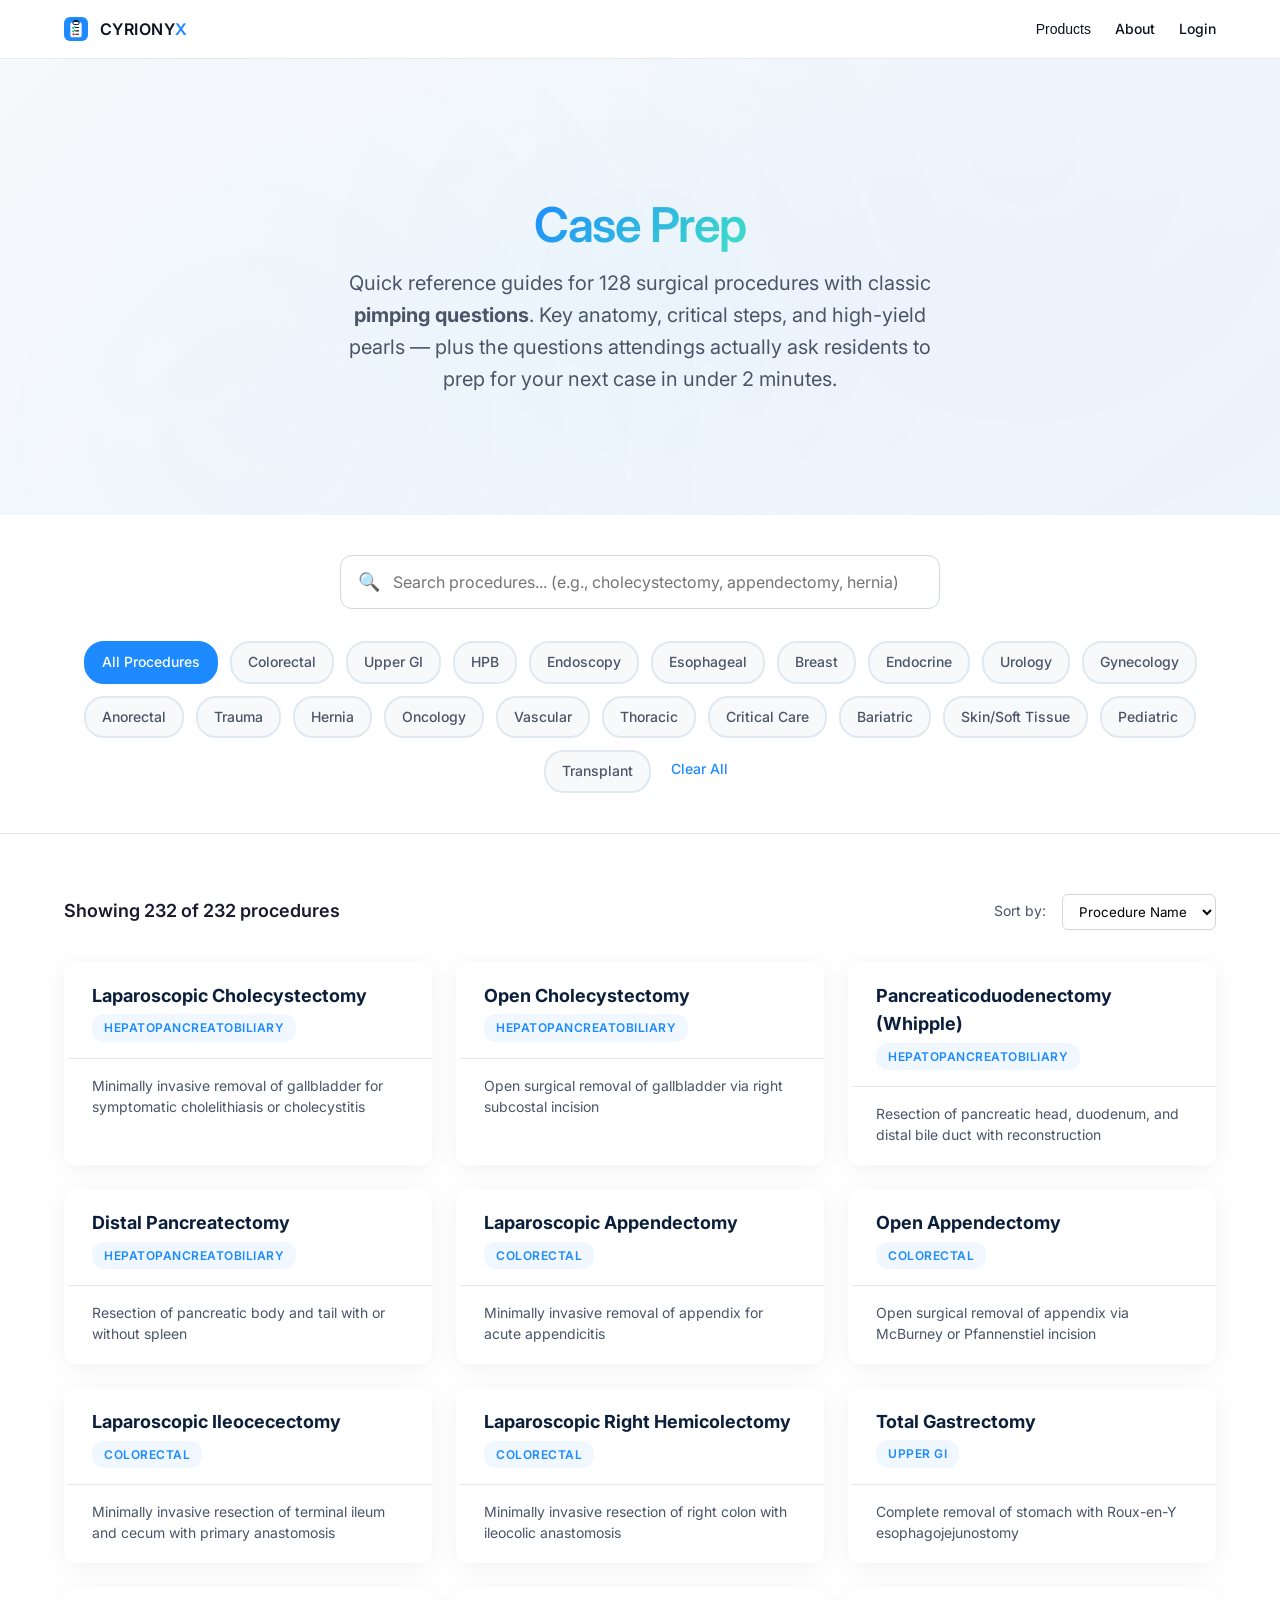
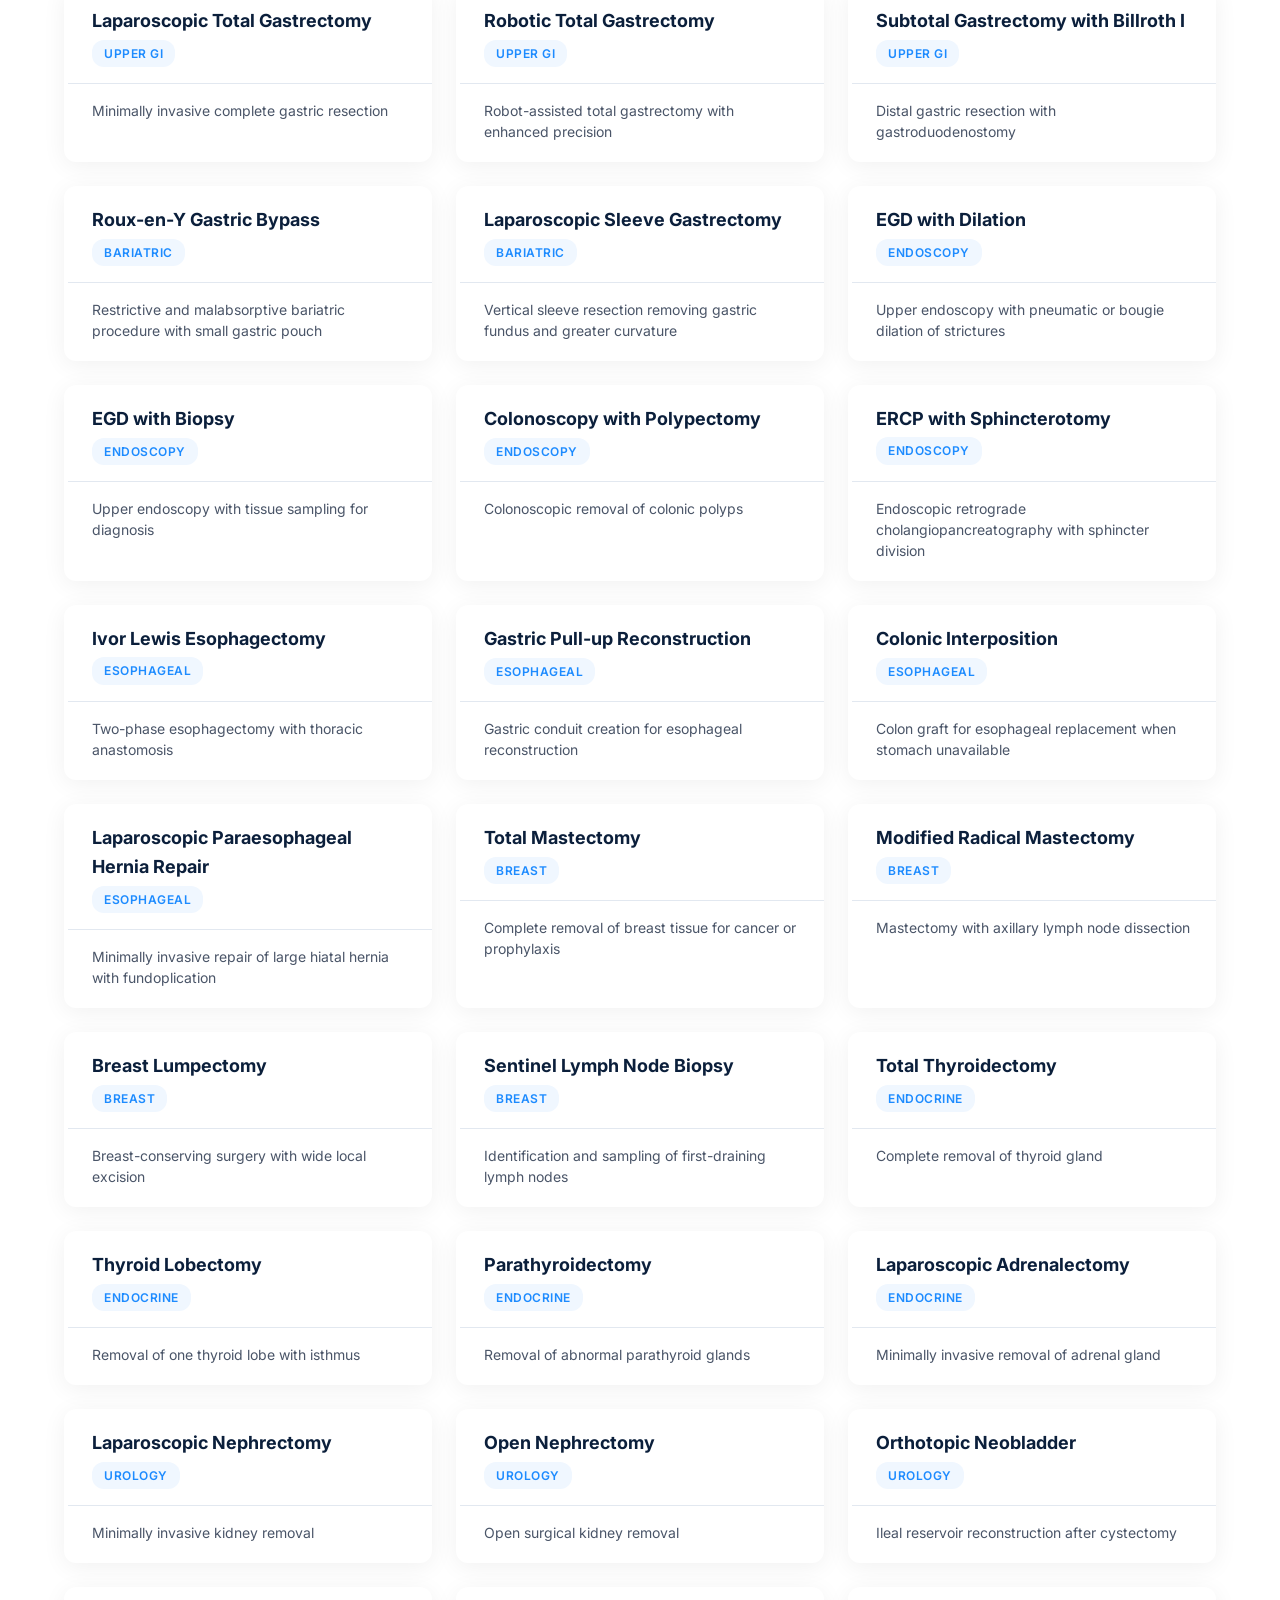
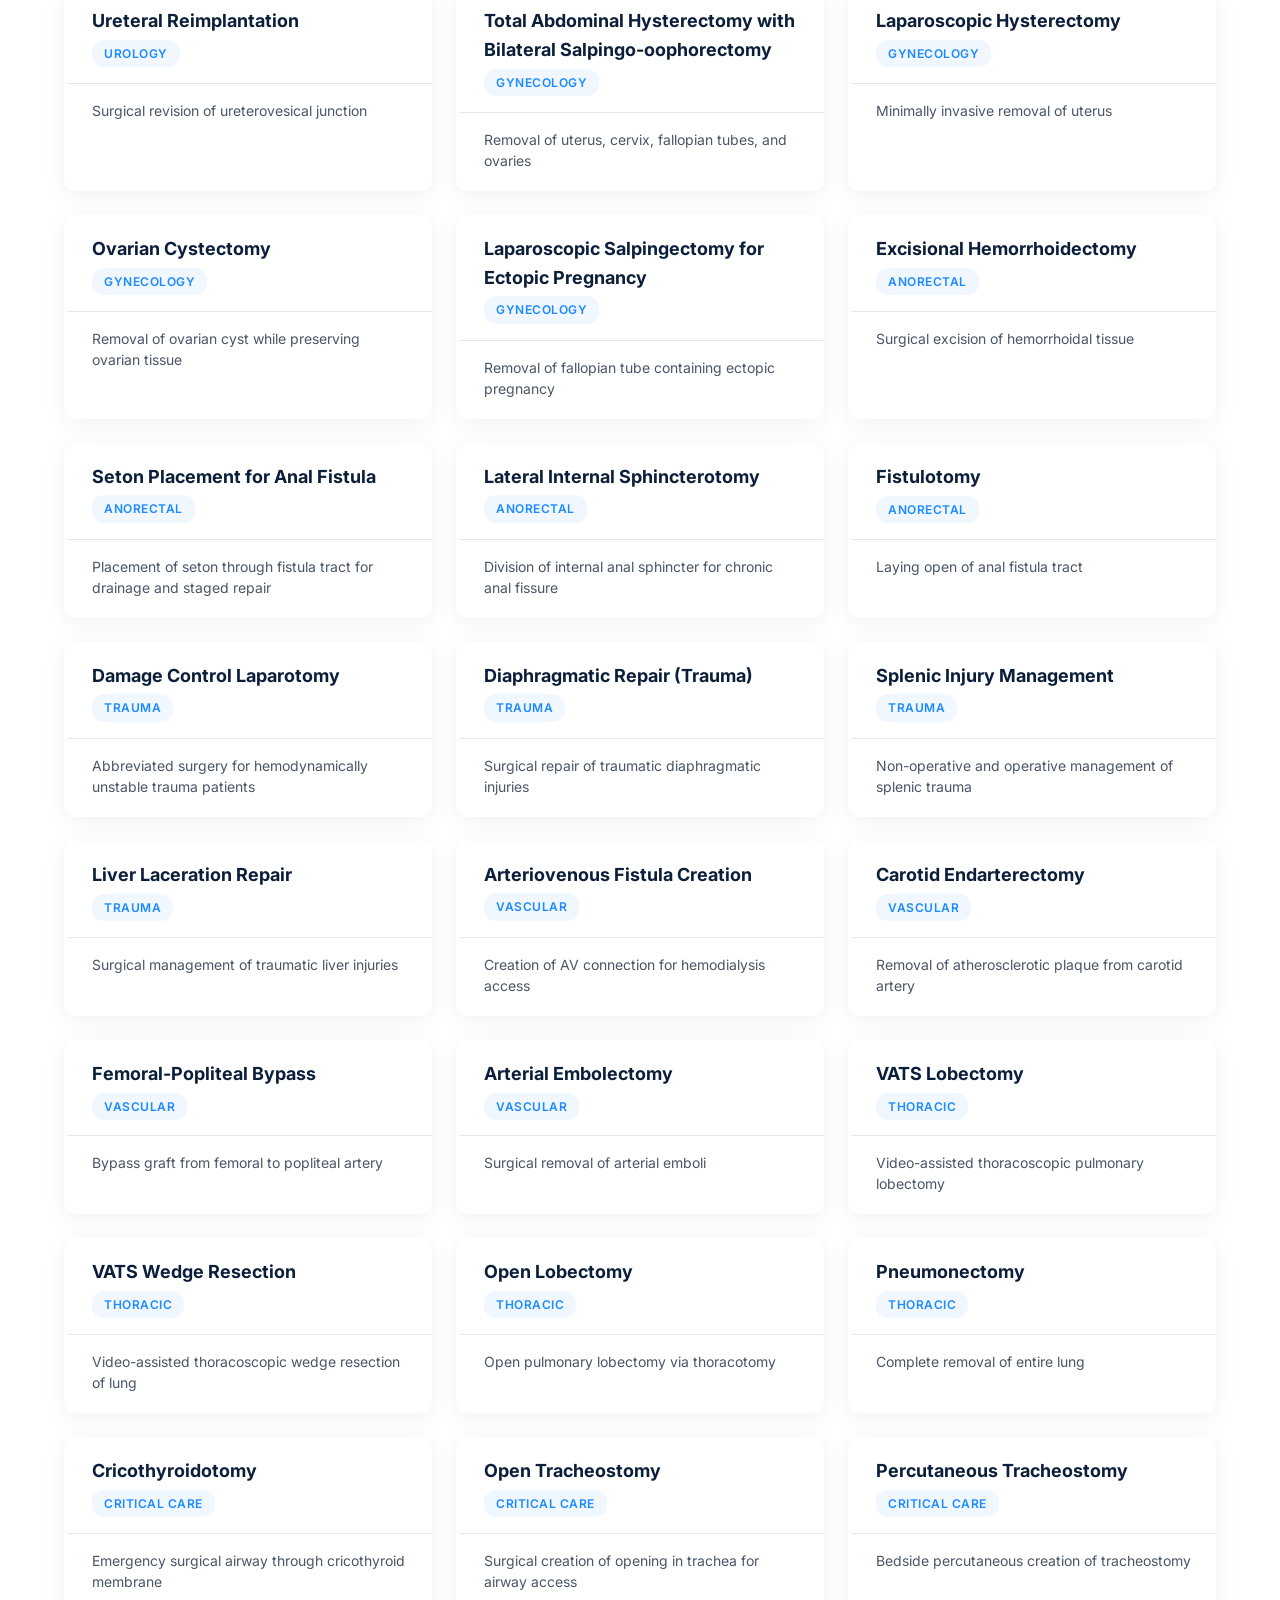
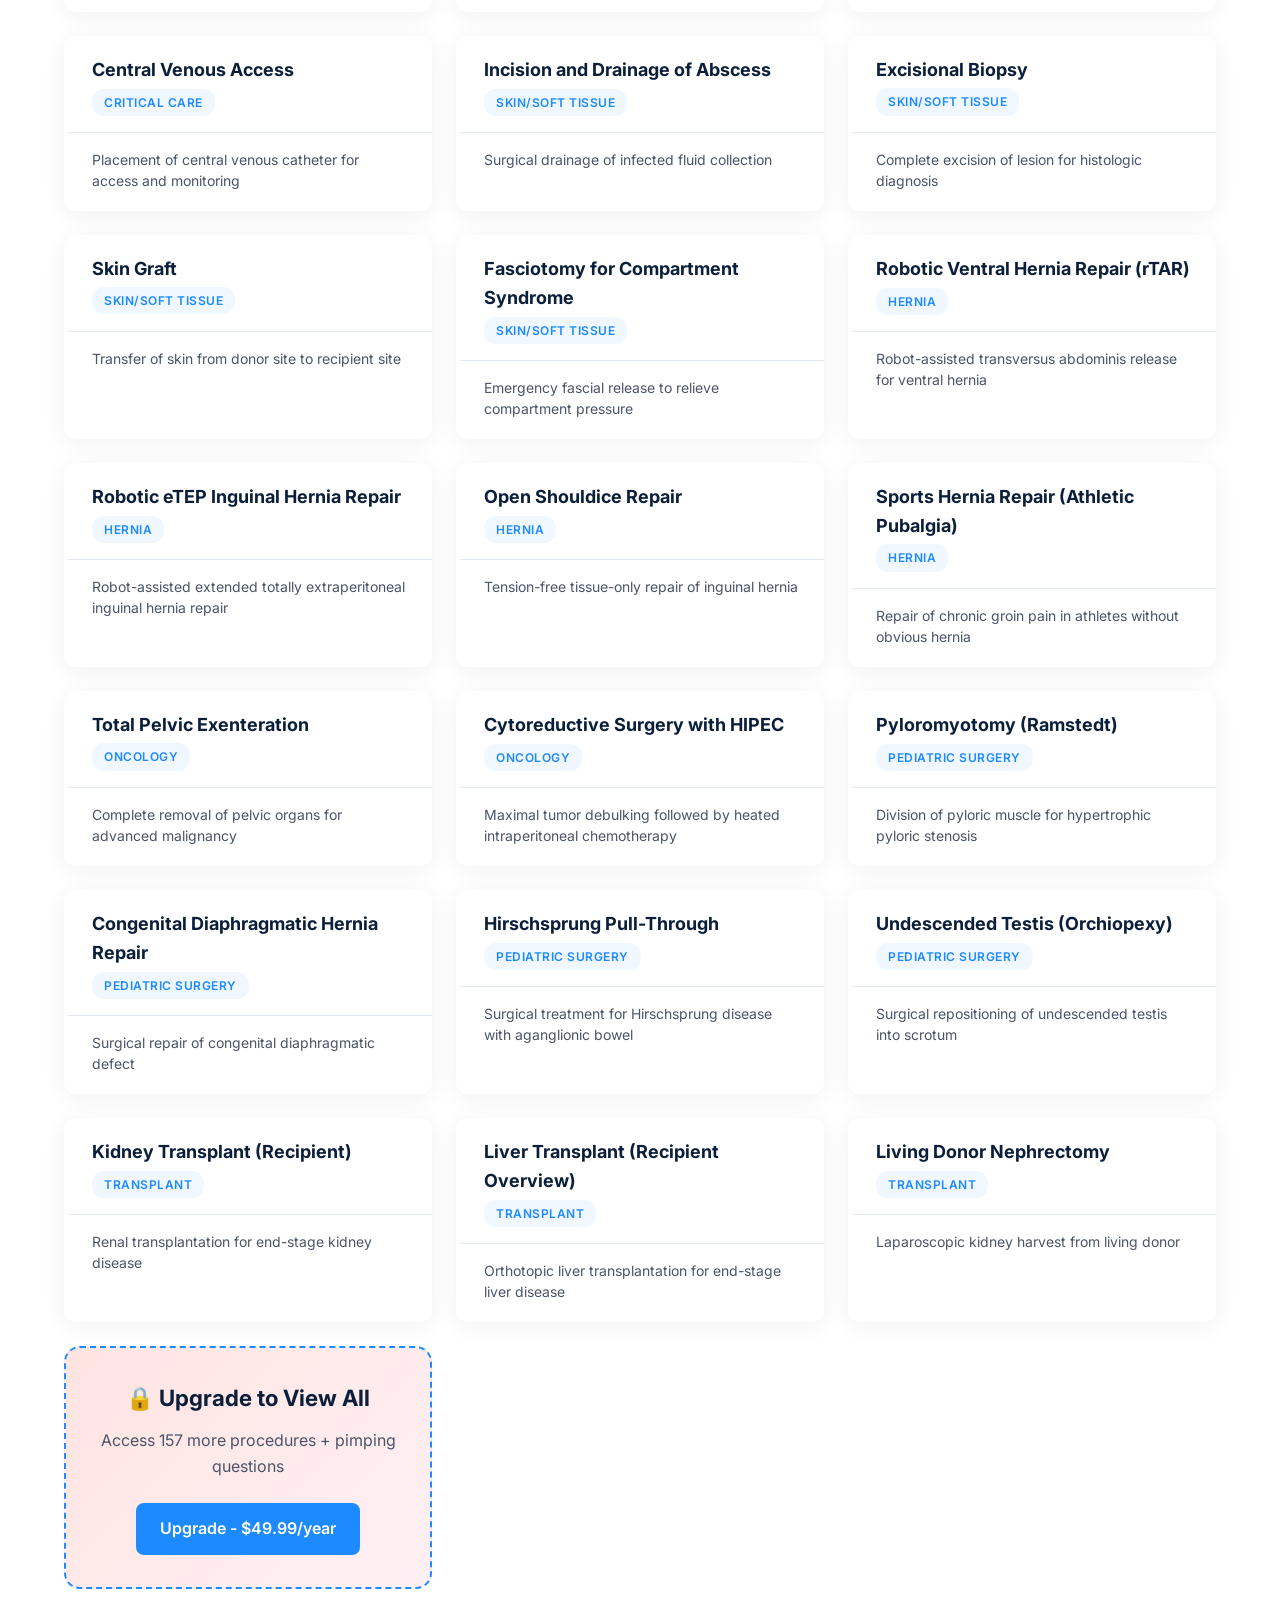
<file: prep.html>
<!DOCTYPE html>
<html lang="en">
<head>
    <meta charset="UTF-8">
    <meta name="viewport" content="width=device-width, initial-scale=1.0">
    <title>Cyrionyx – Clinical Case Log</title>
    
    <!-- SEO -->
    <meta name="description" content="Prepare for your next surgical case. Quick reference for 100+ procedures with key anatomy, critical steps, and high-yield pearls. Built by CYRIONYX for surgical training workflows.">
    <meta name="keywords" content="surgical case prep, surgery preparation, operative notes, surgical anatomy, medical education, surgical training">
    
    <!-- Open Graph -->
    <meta property="og:title" content="Cyrionyx – Clinical Case Log">
    <meta property="og:description" content="Prepare for your next surgical case with quick reference guides for 100+ procedures.">
    <meta property="og:type" content="website">
    <meta property="og:url" content="https://clinicalcaselog.com/prep">
    
    <!-- Schema.org Medical Education -->
    <script type="application/ld+json">
    {
        "@context": "https://schema.org",
        "@type": "EducationalResource",
        "name": "Surgical Case Preparation Guide",
        "description": "Comprehensive surgical preparation reference for medical students, residents, and surgical staff",
        "educationalLevel": "Medical Education",
        "audience": {
            "@type": "EducationalAudience",
            "educationalRole": ["Medical Student", "Resident", "Surgeon", "PA Student", "NP Student"]
        },
        "provider": {
            "@type": "Organization",
            "name": "CYRIONYX"
        }
    }
    </script>
    
    <!-- Google Fonts -->
    <link rel="preconnect" href="https://fonts.googleapis.com">
    <link rel="preconnect" href="https://fonts.gstatic.com" crossorigin>
    <link href="https://fonts.googleapis.com/css2?family=Inter:wght@400;500;600;700;800;900&family=JetBrains+Mono:wght@400;500;600;900&display=swap" rel="stylesheet">
    
    <style>
        * {
            margin: 0;
            padding: 0;
            box-sizing: border-box;
        }
        
        :root {
            --primary: #0B1F3B;
            --accent: #1D8BFF;
            --highlight: #3FE0C5;
            --purple: #8B5CF6;
            --background: #F7F9FB;
            --card-bg: #FFFFFF;
            --text-primary: #1a1a2e;
            --text-secondary: #4a5568;
            --text-muted: #718096;
            --section-bg-alt: #FFFFFF;
            --feature-icon-bg: #F0F7FF;
            --border-light: #E2E8F0;
            --success: #10B981;
            --warning: #F59E0B;
        }
        
        html {
            scroll-behavior: smooth;
        }
        
        body {
            font-family: 'Inter', -apple-system, BlinkMacSystemFont, 'Segoe UI', Roboto, sans-serif;
            color: var(--text-primary);
            background: var(--background);
            line-height: 1.6;
            overflow-x: hidden;
        }
        
        /* Navigation */
        .nav {
            position: fixed;
            top: 0;
            left: 0;
            right: 0;
            background: rgba(255, 255, 255, 0.95);
            backdrop-filter: blur(12px);
            border-bottom: 1px solid rgba(11, 31, 59, 0.1);
            z-index: 100;
            padding: 16px 0;
            transition: all 0.3s ease;
        }
        
        .nav-container {
            max-width: 1200px;
            margin: 0 auto;
            padding: 0 24px;
            display: flex;
            align-items: center;
            justify-content: space-between;
        }
        
        .logo {
            font-size: 20px;
            font-weight: 800;
            color: var(--primary);
            text-decoration: none;
        }
        
        .logo .highlight {
            color: var(--accent);
        }
        
        .nav-links {
            display: flex;
            align-items: center;
            gap: 32px;
            list-style: none;
        }
        
        .nav-links a {
            color: var(--text-secondary);
            text-decoration: none;
            font-weight: 500;
            transition: color 0.3s ease;
            position: relative;
        }
        
        .nav-links a:hover {
            color: var(--primary);
        }
        
        .nav-links a.active {
            color: var(--accent);
        }
        
        .nav-links a.active::after {
            content: '';
            position: absolute;
            bottom: -20px;
            left: 0;
            right: 0;
            height: 2px;
            background: var(--accent);
        }
        
        .cta-button {
            background: linear-gradient(135deg, var(--accent), #1e90e8);
            color: white;
            padding: 12px 24px;
            border-radius: 8px;
            text-decoration: none;
            font-weight: 600;
            font-size: 14px;
            transition: all 0.3s ease;
            border: none;
            cursor: pointer;
            box-shadow: 0 2px 8px rgba(46, 168, 255, 0.25);
        }
        
        .cta-button:hover {
            transform: translateY(-1px);
            box-shadow: 0 4px 16px rgba(46, 168, 255, 0.4), 0 0 20px rgba(46, 168, 255, 0.2);
        }
        
        /* Mobile hamburger */
        .nav-toggle {
            display: none;
            flex-direction: column;
            cursor: pointer;
            padding: 8px;
        }
        
        .nav-toggle span {
            width: 20px;
            height: 2px;
            background: var(--primary);
            margin: 2px 0;
            transition: 0.3s;
        }
        
        /* Hero Section */
        .hero {
            background: 
                radial-gradient(circle at 20% 80%, rgba(46, 168, 255, 0.03) 0%, transparent 50%),
                radial-gradient(circle at 80% 20%, rgba(139, 92, 246, 0.02) 0%, transparent 50%),
                radial-gradient(circle at 50% 50%, rgba(63, 224, 197, 0.02) 0%, transparent 50%),
                linear-gradient(135deg, #F7F9FB 0%, #e8f2ff 100%);
            padding: 140px 0 80px;
            position: relative;
        }
        
        .hero::before {
            content: '';
            position: absolute;
            top: 0;
            left: 0;
            right: 0;
            bottom: 0;
            background: radial-gradient(ellipse at center, transparent 0%, rgba(247, 249, 251, 0.3) 70%);
            pointer-events: none;
        }
        
        .hero-container {
            max-width: 1200px;
            margin: 0 auto;
            padding: 0 24px;
            text-align: center;
            position: relative;
            z-index: 2;
        }
        
        .hero h1 {
            font-size: 48px;
            font-weight: 800;
            line-height: 1.1;
            margin-bottom: 16px;
            color: var(--primary);
            letter-spacing: -0.03em;
        }
        
        .hero .highlight {
            background: linear-gradient(135deg, var(--accent), var(--highlight));
            background-clip: text;
            -webkit-background-clip: text;
            -webkit-text-fill-color: transparent;
        }
        
        .hero p {
            font-size: 20px;
            color: var(--text-secondary);
            margin-bottom: 40px;
            max-width: 600px;
            margin-left: auto;
            margin-right: auto;
        }
        
        /* Search Section */
        .search-section {
            background: white;
            padding: 40px 0;
            border-bottom: 1px solid var(--border-light);
        }
        
        .search-container {
            max-width: 1200px;
            margin: 0 auto;
            padding: 0 24px;
        }
        
        .search-bar {
            position: relative;
            max-width: 600px;
            margin: 0 auto 32px;
        }
        
        .search-input {
            width: 100%;
            padding: 16px 20px 16px 52px;
            border: 2px solid var(--border-light);
            border-radius: 12px;
            font-size: 16px;
            font-family: 'Inter', sans-serif;
            background: white;
            transition: all 0.3s ease;
        }
        
        .search-input:focus {
            outline: none;
            border-color: var(--accent);
            box-shadow: 0 0 0 4px rgba(46, 168, 255, 0.1);
        }

        .search-bar {
            position: relative;
        }

        .search-dropdown {
            display: none;
            position: absolute;
            top: 100%;
            left: 0;
            right: 0;
            background: white;
            border: 1px solid #e2e8f0;
            border-top: none;
            border-radius: 0 0 12px 12px;
            box-shadow: 0 8px 24px rgba(0,0,0,0.12);
            max-height: 320px;
            overflow-y: auto;
            z-index: 100;
        }

        .search-dropdown.active {
            display: block;
        }

        .search-dropdown-item {
            padding: 12px 20px;
            cursor: pointer;
            display: flex;
            justify-content: space-between;
            align-items: center;
            border-bottom: 1px solid #f1f5f9;
            transition: background 0.15s ease;
        }

        .search-dropdown-item:last-child {
            border-bottom: none;
        }

        .search-dropdown-item:hover,
        .search-dropdown-item.highlighted {
            background: #f0f7ff;
        }

        .search-dropdown-item .match-name {
            font-weight: 600;
            color: var(--primary);
            font-size: 0.95rem;
        }

        .search-dropdown-item .match-name .hl {
            color: var(--accent);
            background: rgba(46, 168, 255, 0.1);
            padding: 0 2px;
            border-radius: 3px;
        }

        .search-dropdown-item .match-cat {
            font-size: 0.75rem;
            color: var(--text-muted);
            background: #f1f5f9;
            padding: 3px 10px;
            border-radius: 20px;
            white-space: nowrap;
            margin-left: 12px;
        }
        
        .search-icon {
            position: absolute;
            left: 18px;
            top: 50%;
            transform: translateY(-50%);
            color: var(--text-muted);
            font-size: 18px;
        }
        
        /* Category Filters */
        .category-filters {
            display: flex;
            flex-wrap: wrap;
            gap: 12px;
            justify-content: center;
        }
        
        .category-pill {
            padding: 8px 16px;
            background: var(--background);
            border: 2px solid var(--border-light);
            border-radius: 20px;
            font-size: 14px;
            font-weight: 500;
            color: var(--text-secondary);
            cursor: pointer;
            transition: all 0.3s ease;
            user-select: none;
        }
        
        .category-pill:hover {
            border-color: var(--accent);
            color: var(--accent);
        }
        
        .category-pill.active {
            background: var(--accent);
            border-color: var(--accent);
            color: white;
        }
        
        .clear-filters {
            color: var(--accent);
            cursor: pointer;
            font-weight: 500;
            font-size: 14px;
            padding: 8px;
        }
        
        .clear-filters:hover {
            text-decoration: underline;
        }
        
        /* Results Section */
        .results-section {
            padding: 60px 0 100px;
        }
        
        .results-container {
            max-width: 1200px;
            margin: 0 auto;
            padding: 0 24px;
        }
        
        .results-header {
            display: flex;
            justify-content: space-between;
            align-items: center;
            margin-bottom: 32px;
        }
        
        .results-count {
            font-size: 18px;
            font-weight: 600;
            color: var(--text-primary);
        }
        
        .sort-options {
            display: flex;
            gap: 16px;
            align-items: center;
        }
        
        .sort-label {
            font-size: 14px;
            color: var(--text-secondary);
        }
        
        .sort-select {
            padding: 8px 12px;
            border: 1px solid var(--border-light);
            border-radius: 6px;
            background: white;
            font-family: 'Inter', sans-serif;
        }
        
        /* Procedure Grid */
        .procedures-grid {
            display: grid;
            grid-template-columns: repeat(auto-fill, minmax(320px, 1fr));
            gap: 24px;
        }
        
        .procedure-card {
            background: var(--card-bg);
            border-radius: 12px;
            box-shadow: 0 4px 24px rgba(0, 0, 0, 0.06);
            transition: all 0.3s ease;
            cursor: pointer;
            border-left: 4px solid transparent;
        }
        
        .procedure-card:hover {
            transform: translateY(-2px);
            box-shadow: 0 8px 32px rgba(0, 0, 0, 0.12);
            border-left-color: var(--accent);
        }
        
        .procedure-header {
            padding: 20px 24px 16px;
            border-bottom: 1px solid var(--border-light);
        }
        
        .procedure-name {
            font-size: 18px;
            font-weight: 700;
            color: var(--primary);
            margin-bottom: 4px;
        }
        
        .procedure-category {
            display: inline-block;
            padding: 4px 12px;
            background: var(--feature-icon-bg);
            color: var(--accent);
            border-radius: 12px;
            font-size: 12px;
            font-weight: 600;
            text-transform: uppercase;
            letter-spacing: 0.5px;
        }
        
        .procedure-overview {
            padding: 16px 24px 20px;
            font-size: 14px;
            color: var(--text-secondary);
            line-height: 1.5;
        }
        
        /* Procedure Detail Modal */
        .modal-overlay {
            position: fixed;
            top: 0;
            left: 0;
            right: 0;
            bottom: 0;
            background: rgba(0, 0, 0, 0.8);
            z-index: 1000;
            opacity: 0;
            visibility: hidden;
            transition: all 0.3s ease;
        }
        
        .modal-overlay.active {
            opacity: 1;
            visibility: visible;
        }
        
        .modal {
            position: fixed;
            top: 50%;
            left: 50%;
            transform: translate(-50%, -50%) scale(0.9);
            background: white;
            border-radius: 16px;
            max-width: 800px;
            width: 90vw;
            max-height: 90vh;
            overflow-y: auto;
            z-index: 1001;
            transition: all 0.3s ease;
        }
        
        .modal-overlay.active .modal {
            transform: translate(-50%, -50%) scale(1);
        }
        
        .modal-header {
            position: sticky;
            top: 0;
            background: white;
            padding: 24px 24px 16px;
            border-bottom: 1px solid var(--border-light);
            border-radius: 16px 16px 0 0;
        }
        
        .modal-title {
            font-size: 24px;
            font-weight: 800;
            color: var(--primary);
            margin-bottom: 8px;
        }
        
        .modal-category {
            display: inline-block;
            padding: 6px 16px;
            background: var(--accent);
            color: white;
            border-radius: 16px;
            font-size: 12px;
            font-weight: 600;
            text-transform: uppercase;
            letter-spacing: 0.5px;
        }
        
        .close-modal {
            position: absolute;
            top: 20px;
            right: 20px;
            width: 36px;
            height: 36px;
            border: none;
            background: var(--background);
            border-radius: 50%;
            cursor: pointer;
            display: flex;
            align-items: center;
            justify-content: center;
            font-size: 18px;
            color: var(--text-secondary);
            transition: all 0.3s ease;
        }
        
        .close-modal:hover {
            background: var(--border-light);
            color: var(--primary);
        }
        
        .modal-content {
            padding: 24px;
        }
        
        .detail-section {
            margin-bottom: 32px;
        }
        
        .detail-section:last-child {
            margin-bottom: 0;
        }
        
        .section-header {
            display: flex;
            align-items: center;
            justify-content: space-between;
            padding: 16px 20px;
            background: var(--background);
            border-radius: 8px;
            cursor: pointer;
            margin-bottom: 12px;
            transition: all 0.3s ease;
        }
        
        .section-header:hover {
            background: var(--border-light);
        }
        
        .section-title {
            font-size: 16px;
            font-weight: 700;
            color: var(--primary);
        }
        
        .section-icon {
            font-size: 14px;
            color: var(--text-muted);
            transition: transform 0.3s ease;
        }
        
        .section-content {
            max-height: 0;
            overflow: hidden;
            transition: max-height 0.3s ease;
        }
        
        .section-content.active {
            max-height: 1000px;
        }
        
        .section-content .content-inner {
            padding: 16px 20px 20px;
            background: white;
            border-radius: 8px;
            border: 1px solid var(--border-light);
        }
        
        .content-text {
            color: var(--text-secondary);
            line-height: 1.6;
        }
        
        .content-list {
            list-style: none;
            margin: 0;
            padding: 0;
        }
        
        .content-list li {
            position: relative;
            padding: 6px 0 6px 20px;
            color: var(--text-secondary);
            line-height: 1.5;
        }
        
        .content-list li::before {
            content: '•';
            position: absolute;
            left: 0;
            color: var(--accent);
            font-weight: 700;
        }
        
        .related-procedures {
            display: flex;
            flex-wrap: wrap;
            gap: 8px;
            margin-top: 16px;
        }
        
        .related-pill {
            padding: 6px 12px;
            background: var(--feature-icon-bg);
            color: var(--accent);
            border-radius: 20px;
            font-size: 12px;
            font-weight: 500;
            cursor: pointer;
            transition: all 0.3s ease;
        }
        
        .related-pill:hover {
            background: var(--accent);
            color: white;
        }
        
        /* Back to Top */
        .back-to-top {
            position: fixed;
            bottom: 30px;
            right: 30px;
            width: 50px;
            height: 50px;
            background: var(--accent);
            color: white;
            border: none;
            border-radius: 50%;
            cursor: pointer;
            display: flex;
            align-items: center;
            justify-content: center;
            font-size: 18px;
            opacity: 0;
            visibility: hidden;
            transition: all 0.3s ease;
            z-index: 100;
        }
        
        .back-to-top.visible {
            opacity: 1;
            visibility: visible;
        }
        
        .back-to-top:hover {
            transform: translateY(-2px);
            box-shadow: 0 8px 24px rgba(46, 168, 255, 0.3);
        }
        
        /* Loading States */
        .loading {
            text-align: center;
            padding: 60px 20px;
            color: var(--text-muted);
        }
        
        .no-results {
            text-align: center;
            padding: 60px 20px;
            color: var(--text-muted);
        }
        
        .no-results h3 {
            font-size: 20px;
            margin-bottom: 8px;
            color: var(--text-secondary);
        }
        
        /* Mobile Responsiveness */
        @media (max-width: 768px) {
            .nav-links {
                display: none;
            }
            
            .nav-toggle {
                display: flex;
            }
            
            .hero h1 {
                font-size: 32px;
            }
            
            .hero p {
                font-size: 18px;
            }
            
            .search-container {
                padding: 0 16px;
            }
            
            .category-filters {
                gap: 8px;
            }
            
            .category-pill {
                font-size: 13px;
                padding: 6px 12px;
            }
            
            .procedures-grid {
                grid-template-columns: 1fr;
                gap: 16px;
            }
            
            .modal {
                width: 95vw;
                margin: 20px;
                max-height: 85vh;
            }
            
            .modal-header {
                padding: 16px 16px 12px;
            }
            
            .modal-content {
                padding: 16px;
            }
            
            .results-header {
                flex-direction: column;
                gap: 16px;
                align-items: flex-start;
            }
            
            .sort-options {
                width: 100%;
                justify-content: space-between;
            }
        }
        
        /* Animations */
        @keyframes fadeIn {
            from { opacity: 0; transform: translateY(20px); }
            to { opacity: 1; transform: translateY(0); }
        }
        
        .fade-in {
            animation: fadeIn 0.6s ease forwards;
        }
        
        .stagger-1 { animation-delay: 0.1s; }
        .stagger-2 { animation-delay: 0.2s; }
        .stagger-3 { animation-delay: 0.3s; }
        
        /* Search Highlighting */
        .highlight {
            background: linear-gradient(135deg, var(--accent), var(--highlight));
            background-clip: text;
            -webkit-background-clip: text;
            -webkit-text-fill-color: transparent;
            font-weight: 600;
        }
        
        /* Accessibility */
        @media (prefers-reduced-motion: reduce) {
            * {
                animation-duration: 0.01ms !important;
                animation-iteration-count: 1 !important;
                transition-duration: 0.01ms !important;
            }
        }
        
        /* Focus States */
        .procedure-card:focus,
        .category-pill:focus,
        .search-input:focus {
            outline: 2px solid var(--accent);
            outline-offset: 2px;
        }
        
        /* Upgrade Card */
        .upgrade-card {
            background: linear-gradient(135deg, #FFE4E1, #FFF0F5);
            border: 2px dashed var(--accent);
            border-radius: 16px;
            padding: 2rem;
            text-align: center;
            display: flex;
            align-items: center;
            justify-content: center;
            min-height: 200px;
        }
        
        .upgrade-content h3 {
            color: var(--primary);
            font-size: 1.4rem;
            margin-bottom: 0.8rem;
        }
        
        .upgrade-content p {
            color: var(--text-secondary);
            margin-bottom: 1.5rem;
            font-size: 1rem;
        }
        
        .upgrade-btn {
            display: inline-block;
            background: var(--accent);
            color: white;
            padding: 0.8rem 1.5rem;
            border-radius: 8px;
            text-decoration: none;
            font-weight: 600;
            transition: all 0.2s ease;
        }
        
        .upgrade-btn:hover {
            background: #218CCC;
            transform: translateY(-1px);
            box-shadow: 0 4px 12px rgba(46, 168, 255, 0.3);
        }
        
        /* Pimping Questions */
        .pimping-questions {
            display: flex;
            flex-direction: column;
            gap: 1.5rem;
        }
        
        .pimp-question {
            background: linear-gradient(135deg, #fff8f0, #fef7ed);
            border: 1px solid #fed7aa;
            border-radius: 8px;
            padding: 1.2rem;
        }
        
        .pimp-question .question {
            margin-bottom: 0.8rem;
            color: var(--primary);
            font-weight: 600;
        }
        
        .pimp-question .answer {
            color: #374151;
            line-height: 1.6;
        }
        
        .section-header:focus {
            outline: 2px solid var(--accent);
            outline-offset: -2px;
        }
    
:root {
  --cyr-navy: #0B1220;
  --cyr-blue: #1D8BFF;
  --cyr-white: #FFFFFF;
  --cyr-steel: #7C8AA5;
  --cyr-border: #E6EAF0;
  --cyr-input: #D0D7E2;
  --cyr-surface: #FFFFFF;
  --cyr-surface-muted: #F7F9FC;
  --cyr-shadow: 0 2px 8px rgba(11,18,32,0.06);
  --cyr-radius-btn: 8px;
  --cyr-radius-card: 12px;
  --space-xs: 4px;
  --space-sm: 8px;
  --space-md: 16px;
  --space-lg: 24px;
  --space-xl: 32px;
  --space-xxl: 48px;
}
body {
  font-family: Inter, ui-sans-serif, system-ui, -apple-system, BlinkMacSystemFont, "Segoe UI", sans-serif !important;
  color: var(--cyr-navy) !important;
  background: var(--cyr-white) !important;
}
a { color: var(--cyr-blue); }
button, .btn, .cta-button, .cta-primary, .subscribe-btn, .demo-button {
  border-radius: var(--cyr-radius-btn) !important;
}
input, select, textarea, .search-input {
  border: 1px solid var(--cyr-input) !important;
  box-shadow: none !important;
}
input:focus, select:focus, textarea:focus, .search-input:focus {
  outline: 1px solid var(--cyr-blue) !important;
  border-color: var(--cyr-blue) !important;
}
.brand-shell .btn-primary,
.brand-shell .cta-primary,
.brand-shell .subscribe-btn,
.brand-shell .cta-button,
.brand-shell .demo-button,
.brand-shell .btn:not(.secondary) {
  background: var(--cyr-blue) !important;
  color: var(--cyr-white) !important;
  border: 0 !important;
  padding: 12px 16px !important;
  box-shadow: none !important;
}
.brand-shell .btn.secondary,
.brand-shell .cta-secondary,
.brand-shell .secondary,
.brand-shell a.cta-button[style*='transparent'] {
  background: transparent !important;
  color: var(--cyr-navy) !important;
  border: 1px solid var(--cyr-navy) !important;
}
.brand-shell .card, .brand-shell .feature-card, .brand-shell .stat-card, .brand-shell .pricing-card, .brand-shell .code-box, .brand-shell .related-card, .brand-shell .testimonial-container {
  background: var(--cyr-surface) !important;
  border: 1px solid var(--cyr-border) !important;
  border-radius: var(--cyr-radius-card) !important;
  box-shadow: var(--cyr-shadow) !important;
}
.cyr-header {
  position: sticky;
  top: 0;
  z-index: 300;
  background: rgba(255,255,255,0.96);
  border-bottom: 1px solid var(--cyr-border);
  backdrop-filter: blur(12px);
}
.cyr-header-inner {
  max-width: 1200px;
  margin: 0 auto;
  padding: 16px 24px;
  display: flex;
  align-items: center;
  justify-content: space-between;
  gap: 24px;
}
.cyr-brand {
  display: inline-flex;
  align-items: center;
  gap: 12px;
  text-decoration: none;
  color: var(--cyr-navy);
  min-height: 24px;
}
.cyr-brand img {
  width: 24px;
  height: 24px;
  display: block;
}
.cyr-wordmark {
  font-size: 16px;
  font-weight: 600;
  letter-spacing: 0.03em;
  color: var(--cyr-navy);
  line-height: 1;
}
.cyr-wordmark .x { color: var(--cyr-blue); display: inline-block; transform: scaleX(1.03); }
.cyr-nav { display: flex; align-items: center; gap: 24px; }
.cyr-nav-link, .cyr-dropdown-toggle {
  color: var(--cyr-navy);
  text-decoration: none;
  font-weight: 500;
  font-size: 14px;
  background: transparent;
  border: 0;
  cursor: pointer;
  padding: 0;
}
.cyr-dropdown { position: relative; }
.cyr-dropdown-menu {
  position: absolute;
  right: 0;
  top: calc(100% + 12px);
  min-width: 220px;
  background: var(--cyr-white);
  border: 1px solid var(--cyr-border);
  border-radius: 12px;
  box-shadow: var(--cyr-shadow);
  padding: 8px;
  display: none;
}
.cyr-dropdown.open .cyr-dropdown-menu { display: block; }
.cyr-dropdown-menu a {
  display: block;
  padding: 12px 14px;
  border-radius: 8px;
  color: var(--cyr-navy);
  text-decoration: none;
  font-weight: 500;
}
.cyr-dropdown-menu a:hover { background: var(--cyr-surface-muted); }
.cyr-menu-button {
  display: none;
  width: 40px;
  height: 40px;
  border: 1px solid var(--cyr-border);
  border-radius: 8px;
  background: var(--cyr-white);
  color: var(--cyr-navy);
  font-size: 18px;
}
.cyr-mobile-drawer {
  display: none;
  border-top: 1px solid var(--cyr-border);
  background: var(--cyr-white);
  padding: 16px 24px 24px;
}
.cyr-mobile-drawer.open { display: block; }
.cyr-mobile-drawer a, .cyr-mobile-products-label {
  display: block;
  color: var(--cyr-navy);
  text-decoration: none;
  padding: 12px 0;
  font-weight: 500;
}
.cyr-mobile-products {
  padding-left: 16px;
}
.cyr-footer {
  background: var(--cyr-navy);
  color: var(--cyr-white);
  margin-top: 48px;
}
.cyr-footer-inner {
  max-width: 1200px;
  margin: 0 auto;
  padding: 32px 24px;
}
.cyr-footer-title {
  font-size: 14px;
  font-weight: 600;
  letter-spacing: 0.03em;
}
.cyr-footer-copy {
  color: #D7DFEA;
  margin-top: 8px;
  font-size: 14px;
}
.cyr-footer-products {
  margin-top: 16px;
  font-size: 14px;
  color: #D7DFEA;
  line-height: 1.8;
}
.cyr-footer-products span { display: block; }
@media (max-width: 767px) {
  .cyr-header-inner { padding: 12px 16px; }
  .cyr-brand img { width: 24px; height: 24px; }
  .cyr-wordmark { font-size: 15px; }
  .cyr-nav { display: none; }
  .cyr-menu-button { display: inline-flex; align-items: center; justify-content: center; }
}

</style>
    <link rel="apple-touch-icon" href="/icon-192.png">
    <link rel="icon" type="image/png" sizes="32x32" href="/favicon-32.png">
    <link rel="icon" type="image/png" sizes="16x16" href="/favicon-16.png">
</head>
<body class="brand-shell-page" data-brand-page="prep">
    <div id="cyr-site-header"></div>
    <div class="cyr-header" data-cyrionyx-header>
  <div class="cyr-header-inner">
    <a class="cyr-brand" href="/" aria-label="CYRIONYX home">
      <img src="/logo/icon.svg" alt="CYRIONYX icon">
      <span class="cyr-wordmark">CYRIONY<span class="x">X</span></span>
    </a>
    <nav class="cyr-nav" aria-label="Primary">
      <div class="cyr-dropdown">
        <button class="cyr-dropdown-toggle" type="button" aria-expanded="false">Products</button>
        <div class="cyr-dropdown-menu">
          <a href="https://freecptcodefinder.com/">FreeCPTCodeFinder</a>
          <a href="https://clinicalcaselog.com/">ClinicalCaseLog</a>
        </div>
      </div>
      <a class="cyr-nav-link" href="/#testimonial">About</a>
      <a class="cyr-nav-link" href="https://clinicalcaselog.com/login">Login</a>
    </nav>
    <button class="cyr-menu-button" type="button" aria-label="Open menu">☰</button>
  </div>
  <div class="cyr-mobile-drawer" aria-label="Mobile menu">
    <span class="cyr-mobile-products-label">Products</span>
    <div class="cyr-mobile-products">
      <a href="https://freecptcodefinder.com/">FreeCPTCodeFinder</a>
      <a href="https://clinicalcaselog.com/">ClinicalCaseLog</a>
    </div>
    <a href="/#testimonial">About</a>
    <a href="https://clinicalcaselog.com/login">Login</a>
  </div>
</div>

    <!-- Hero Section -->
    <section class="hero">
        <div class="hero-container">
            <h1><span class="highlight">Case Prep</span></h1>
            <p>Quick reference guides for 128 surgical procedures with classic <strong>pimping questions</strong>. Key anatomy, critical steps, and high-yield pearls — plus the questions attendings actually ask residents to prep for your next case in under 2 minutes.</p>
        </div>
    </section>

    <!-- Search Section -->
    <section class="search-section">
        <div class="search-container">
            <div class="search-bar">
                <span class="search-icon">🔍</span>
                <input 
                    type="text" 
                    class="search-input" 
                    placeholder="Search procedures... (e.g., cholecystectomy, appendectomy, hernia)"
                    id="searchInput"
                    aria-label="Search surgical procedures"
                    autocomplete="off"
                >
                <div class="search-dropdown" id="searchDropdown"></div>
            </div>
            
            <div class="category-filters" id="categoryFilters">
                <div class="category-pill active" data-category="all">All Procedures</div>
                <div class="category-pill" data-category="Colorectal">Colorectal</div>
                <div class="category-pill" data-category="Upper GI">Upper GI</div>
                <div class="category-pill" data-category="Hepatopancreatobiliary">HPB</div>
                <div class="category-pill" data-category="Endoscopy">Endoscopy</div>
                <div class="category-pill" data-category="Esophageal">Esophageal</div>
                <div class="category-pill" data-category="Breast">Breast</div>
                <div class="category-pill" data-category="Endocrine">Endocrine</div>
                <div class="category-pill" data-category="Urology">Urology</div>
                <div class="category-pill" data-category="Gynecology">Gynecology</div>
                <div class="category-pill" data-category="Anorectal">Anorectal</div>
                <div class="category-pill" data-category="Trauma">Trauma</div>
                <div class="category-pill" data-category="Hernia">Hernia</div>
                <div class="category-pill" data-category="Oncology">Oncology</div>
                <div class="category-pill" data-category="Vascular">Vascular</div>
                <div class="category-pill" data-category="Thoracic">Thoracic</div>
                <div class="category-pill" data-category="Critical Care">Critical Care</div>
                <div class="category-pill" data-category="Bariatric">Bariatric</div>
                <div class="category-pill" data-category="Skin/Soft Tissue">Skin/Soft Tissue</div>
                <div class="category-pill" data-category="Pediatric Surgery">Pediatric</div>
                <div class="category-pill" data-category="Transplant">Transplant</div>
                <div class="clear-filters" id="clearFilters">Clear All</div>
            </div>
        </div>
    </section>

    <!-- Results Section -->
    <section class="results-section">
        <div class="results-container">
            <div class="results-header">
                <div class="results-count" id="resultsCount">Loading procedures...</div>
                <div class="sort-options">
                    <label class="sort-label" for="sortSelect">Sort by:</label>
                    <select class="sort-select" id="sortSelect">
                        <option value="name">Procedure Name</option>
                        <option value="category">Category</option>
                        <option value="complexity">Complexity</option>
                    </select>
                </div>
            </div>
            
            <div class="procedures-grid" id="proceduresGrid">
                <div class="loading">Loading surgical procedures...</div>
            </div>
            
            <div class="no-results" id="noResults" style="display: none;">
                <h3>No procedures found</h3>
                <p>Try adjusting your search terms or clearing the category filters.</p>
            </div>
        </div>
    </section>

    <!-- Procedure Detail Modal -->
    <div class="modal-overlay" id="modalOverlay">
        <div class="modal" id="procedureModal">
            <div class="modal-header">
                <h2 class="modal-title" id="modalTitle">Procedure Name</h2>
                <div class="modal-category" id="modalCategory">Category</div>
                <button class="close-modal" id="closeModal" aria-label="Close procedure details">&times;</button>
            </div>
            
            <div class="modal-content" id="modalContent">
                <!-- Dynamic content loaded here -->
            </div>
        </div>
    </div>

    <!-- Back to Top Button -->
    <button class="back-to-top" id="backToTop" aria-label="Back to top">↑</button>

    <!-- JavaScript -->
    <script>
        let procedures = [];
        let filteredProcedures = [];
        let currentCategory = 'all';
        let currentSort = 'name';
        
        // DOM Elements
        const searchInput = document.getElementById('searchInput');
        const categoryFilters = document.getElementById('categoryFilters');
        const proceduresGrid = document.getElementById('proceduresGrid');
        const resultsCount = document.getElementById('resultsCount');
        const sortSelect = document.getElementById('sortSelect');
        const modalOverlay = document.getElementById('modalOverlay');
        const procedureModal = document.getElementById('procedureModal');
        const modalTitle = document.getElementById('modalTitle');
        const modalCategory = document.getElementById('modalCategory');
        const modalContent = document.getElementById('modalContent');
        const closeModal = document.getElementById('closeModal');
        const clearFilters = document.getElementById('clearFilters');
        const backToTop = document.getElementById('backToTop');
        const noResults = document.getElementById('noResults');
        
        // Load procedures from JSON
        async function loadProcedures() {
            try {
                const response = await fetch('/procedures.json');
                procedures = await response.json();
                filteredProcedures = [...procedures];
                renderProcedures();
                updateResultsCount();
            } catch (error) {
                console.error('Error loading procedures:', error);
                proceduresGrid.innerHTML = '<div class="loading">Error loading procedures. Please try again later.</div>';
            }
        }
        
        // Render procedures grid
        function renderProcedures() {
            if (filteredProcedures.length === 0) {
                proceduresGrid.style.display = 'none';
                noResults.style.display = 'block';
                return;
            }
            
            proceduresGrid.style.display = 'grid';
            noResults.style.display = 'none';
            
            // Check if user is subscribed
            const isSubscribed = localStorage.getItem('userSubscription') === 'active';
            
            // For free users: limit to 4 procedures per category
            let displayProcedures;
            if (isSubscribed) {
                displayProcedures = filteredProcedures;
            } else {
                // Group by category and limit each to 4
                const proceduresByCategory = {};
                filteredProcedures.forEach(proc => {
                    if (!proceduresByCategory[proc.category]) {
                        proceduresByCategory[proc.category] = [];
                    }
                    if (proceduresByCategory[proc.category].length < 4) {
                        proceduresByCategory[proc.category].push(proc);
                    }
                });
                displayProcedures = Object.values(proceduresByCategory).flat();
            }
            
            let procedureCards = displayProcedures.map(procedure => `
                <div class="procedure-card fade-in" data-id="${procedure.id}" tabindex="0" role="button" aria-label="View details for ${procedure.name}">
                    <div class="procedure-header">
                        <h3 class="procedure-name">${highlightSearchTerm(procedure.name)}</h3>
                        <span class="procedure-category">${procedure.category}</span>
                    </div>
                    <div class="procedure-overview">
                        ${highlightSearchTerm(procedure.overview)}
                    </div>
                </div>
            `);
            
            // Add upgrade card for free users if more procedures exist
            if (!isSubscribed && filteredProcedures.length > displayProcedures.length) {
                const hiddenCount = filteredProcedures.length - displayProcedures.length;
                procedureCards.push(`
                    <div class="upgrade-card">
                        <div class="upgrade-content">
                            <h3>🔒 Upgrade to View All</h3>
                            <p>Access ${hiddenCount} more procedures + pimping questions</p>
                            <a href="#" class="upgrade-btn" onclick="window.location.href='/#pricing'">Upgrade - $49.99/year</a>
                        </div>
                    </div>
                `);
            }
            
            proceduresGrid.innerHTML = procedureCards.join('');
            
            // Add click handlers to procedure cards
            document.querySelectorAll('.procedure-card').forEach(card => {
                card.addEventListener('click', () => {
                    const procedureId = card.dataset.id;
                    openProcedureModal(procedureId);
                });
                
                card.addEventListener('keydown', (e) => {
                    if (e.key === 'Enter' || e.key === ' ') {
                        e.preventDefault();
                        const procedureId = card.dataset.id;
                        openProcedureModal(procedureId);
                    }
                });
            });
        }
        
        // Highlight search terms
        function highlightSearchTerm(text) {
            const searchTerm = searchInput.value.trim();
            if (!searchTerm) return text;
            
            const regex = new RegExp(`(${searchTerm.replace(/[.*+?^${}()|[\]\\]/g, '\\$&')})`, 'gi');
            return text.replace(regex, '<span class="highlight">$1</span>');
        }
        
        // Filter procedures
        function filterProcedures() {
            const searchTerm = searchInput.value.toLowerCase().trim();
            
            filteredProcedures = procedures.filter(procedure => {
                const matchesCategory = currentCategory === 'all' || procedure.category === currentCategory;
                const matchesSearch = !searchTerm || 
                    procedure.name.toLowerCase().includes(searchTerm) ||
                    procedure.overview.toLowerCase().includes(searchTerm) ||
                    procedure.category.toLowerCase().includes(searchTerm) ||
                    procedure.indications.some(indication => indication.toLowerCase().includes(searchTerm)) ||
                    procedure.keyAnatomy.some(anatomy => anatomy.toLowerCase().includes(searchTerm));
                
                return matchesCategory && matchesSearch;
            });
            
            sortProcedures();
            renderProcedures();
            updateResultsCount();
        }
        
        // Sort procedures
        function sortProcedures() {
            filteredProcedures.sort((a, b) => {
                switch (currentSort) {
                    case 'name':
                        return a.name.localeCompare(b.name);
                    case 'category':
                        return a.category.localeCompare(b.category) || a.name.localeCompare(b.name);
                    case 'complexity':
                        // Sort by approximate complexity (number of critical steps)
                        return b.criticalSteps.length - a.criticalSteps.length;
                    default:
                        return 0;
                }
            });
        }
        
        // Update results count
        function updateResultsCount() {
            const count = filteredProcedures.length;
            const total = procedures.length;
            resultsCount.textContent = `Showing ${count} of ${total} procedures`;
        }
        
        // Open procedure detail modal
        function openProcedureModal(procedureId) {
            const procedure = procedures.find(p => p.id === procedureId);
            if (!procedure) return;
            
            modalTitle.textContent = procedure.name;
            modalCategory.textContent = procedure.category;
            
            modalContent.innerHTML = `
                <div class="detail-section">
                    <div class="section-header" onclick="toggleSection(this)">
                        <h3 class="section-title">Overview</h3>
                        <span class="section-icon">▼</span>
                    </div>
                    <div class="section-content active">
                        <div class="content-inner">
                            <p class="content-text">${procedure.overview}</p>
                        </div>
                    </div>
                </div>
                
                <div class="detail-section">
                    <div class="section-header" onclick="toggleSection(this)">
                        <h3 class="section-title">Indications</h3>
                        <span class="section-icon">▼</span>
                    </div>
                    <div class="section-content">
                        <div class="content-inner">
                            <ul class="content-list">
                                ${procedure.indications.map(item => `<li>${item}</li>`).join('')}
                            </ul>
                        </div>
                    </div>
                </div>
                
                <div class="detail-section">
                    <div class="section-header" onclick="toggleSection(this)">
                        <h3 class="section-title">Key Anatomy</h3>
                        <span class="section-icon">▼</span>
                    </div>
                    <div class="section-content">
                        <div class="content-inner">
                            <ul class="content-list">
                                ${procedure.keyAnatomy.map(item => `<li>${item}</li>`).join('')}
                            </ul>
                        </div>
                    </div>
                </div>
                
                <div class="detail-section">
                    <div class="section-header" onclick="toggleSection(this)">
                        <h3 class="section-title">Pre-op Considerations</h3>
                        <span class="section-icon">▼</span>
                    </div>
                    <div class="section-content">
                        <div class="content-inner">
                            <ul class="content-list">
                                ${procedure.preOpConsiderations.map(item => `<li>${item}</li>`).join('')}
                            </ul>
                        </div>
                    </div>
                </div>
                
                <div class="detail-section">
                    <div class="section-header" onclick="toggleSection(this)">
                        <h3 class="section-title">Positioning</h3>
                        <span class="section-icon">▼</span>
                    </div>
                    <div class="section-content">
                        <div class="content-inner">
                            <p class="content-text">${procedure.positioning}</p>
                        </div>
                    </div>
                </div>
                
                <div class="detail-section">
                    <div class="section-header" onclick="toggleSection(this)">
                        <h3 class="section-title">Port Placement / Incision</h3>
                        <span class="section-icon">▼</span>
                    </div>
                    <div class="section-content">
                        <div class="content-inner">
                            <ul class="content-list">
                                ${procedure.portPlacementOrIncision.map(item => `<li>${item}</li>`).join('')}
                            </ul>
                        </div>
                    </div>
                </div>
                
                <div class="detail-section">
                    <div class="section-header" onclick="toggleSection(this)">
                        <h3 class="section-title">Critical Steps</h3>
                        <span class="section-icon">▼</span>
                    </div>
                    <div class="section-content">
                        <div class="content-inner">
                            <ul class="content-list">
                                ${procedure.criticalSteps.map(item => `<li>${item}</li>`).join('')}
                            </ul>
                        </div>
                    </div>
                </div>
                
                <div class="detail-section">
                    <div class="section-header" onclick="toggleSection(this)">
                        <h3 class="section-title">Common Pitfalls</h3>
                        <span class="section-icon">▼</span>
                    </div>
                    <div class="section-content">
                        <div class="content-inner">
                            <ul class="content-list">
                                ${procedure.commonPitfalls.map(item => `<li>${item}</li>`).join('')}
                            </ul>
                        </div>
                    </div>
                </div>
                
                <div class="detail-section">
                    <div class="section-header" onclick="toggleSection(this)">
                        <h3 class="section-title">Major Complications</h3>
                        <span class="section-icon">▼</span>
                    </div>
                    <div class="section-content">
                        <div class="content-inner">
                            <ul class="content-list">
                                ${procedure.majorComplications.map(item => `<li>${item}</li>`).join('')}
                            </ul>
                        </div>
                    </div>
                </div>
                
                <div class="detail-section">
                    <div class="section-header" onclick="toggleSection(this)">
                        <h3 class="section-title">Pearls & High-Yield Facts</h3>
                        <span class="section-icon">▼</span>
                    </div>
                    <div class="section-content">
                        <div class="content-inner">
                            <ul class="content-list">
                                ${procedure.pearlsHighYield.map(item => `<li>${item}</li>`).join('')}
                            </ul>
                        </div>
                    </div>
                </div>
                
                ${procedure.pimpingQuestions ? `
                <div class="detail-section">
                    <div class="section-header" onclick="toggleSection(this)">
                        <h3 class="section-title">🔥 Pimping Questions</h3>
                        <span class="section-icon">▼</span>
                    </div>
                    <div class="section-content">
                        <div class="content-inner">
                            <div class="pimping-questions">
                                ${procedure.pimpingQuestions.map((q, idx) => `
                                    <div class="pimp-question">
                                        <div class="question">
                                            <strong>Q${idx + 1}:</strong> ${q.question}
                                        </div>
                                        <div class="answer">
                                            <strong>A:</strong> ${q.answer}
                                        </div>
                                    </div>
                                `).join('')}
                            </div>
                        </div>
                    </div>
                </div>
                ` : ''}
                
                <div class="detail-section">
                    <div class="section-header" onclick="toggleSection(this)">
                        <h3 class="section-title">Post-op Priorities</h3>
                        <span class="section-icon">▼</span>
                    </div>
                    <div class="section-content">
                        <div class="content-inner">
                            <ul class="content-list">
                                ${procedure.postOpPriorities.map(item => `<li>${item}</li>`).join('')}
                            </ul>
                        </div>
                    </div>
                </div>
                
                ${procedure.relatedProcedures.length > 0 ? `
                <div class="detail-section">
                    <div class="section-header" onclick="toggleSection(this)">
                        <h3 class="section-title">Related Procedures</h3>
                        <span class="section-icon">▼</span>
                    </div>
                    <div class="section-content">
                        <div class="content-inner">
                            <div class="related-procedures">
                                ${procedure.relatedProcedures.map(relatedId => {
                                    const relatedProcedure = procedures.find(p => p.id === relatedId);
                                    return relatedProcedure ? `<span class="related-pill" onclick="openRelatedProcedure('${relatedId}')">${relatedProcedure.name}</span>` : '';
                                }).join('')}
                            </div>
                        </div>
                    </div>
                </div>
                ` : ''}
            `;
            
            modalOverlay.classList.add('active');
            document.body.style.overflow = 'hidden';
        }
        
        // Toggle accordion sections
        function toggleSection(header) {
            const content = header.nextElementSibling;
            const icon = header.querySelector('.section-icon');
            
            content.classList.toggle('active');
            icon.textContent = content.classList.contains('active') ? '▲' : '▼';
        }
        
        // Open related procedure
        function openRelatedProcedure(procedureId) {
            openProcedureModal(procedureId);
        }
        
        // Close modal
        function closeProcedureModal() {
            modalOverlay.classList.remove('active');
            document.body.style.overflow = 'auto';
        }
        
        // Autopopulate dropdown
        const searchDropdown = document.getElementById('searchDropdown');
        let dropdownIndex = -1;

        function showDropdown() {
            const term = searchInput.value.toLowerCase().trim();
            if (!term || term.length < 1) {
                searchDropdown.classList.remove('active');
                searchDropdown.innerHTML = '';
                dropdownIndex = -1;
                return;
            }

            const matches = procedures.filter(p => 
                p.name.toLowerCase().includes(term) ||
                p.category.toLowerCase().includes(term) ||
                p.overview.toLowerCase().includes(term)
            ).slice(0, 8);

            if (matches.length === 0) {
                searchDropdown.classList.remove('active');
                searchDropdown.innerHTML = '';
                dropdownIndex = -1;
                return;
            }

            const regex = new RegExp(`(${term.replace(/[.*+?^${}()|[\]\\]/g, '\\$&')})`, 'gi');

            searchDropdown.innerHTML = matches.map((p, i) => `
                <div class="search-dropdown-item${i === dropdownIndex ? ' highlighted' : ''}" data-id="${p.id}" data-index="${i}">
                    <span class="match-name">${p.name.replace(regex, '<span class="hl">$1</span>')}</span>
                    <span class="match-cat">${p.category}</span>
                </div>
            `).join('');

            searchDropdown.classList.add('active');

            searchDropdown.querySelectorAll('.search-dropdown-item').forEach(item => {
                item.addEventListener('click', () => {
                    const pid = item.dataset.id;
                    searchDropdown.classList.remove('active');
                    searchInput.value = procedures.find(p => p.id === pid).name;
                    filterProcedures();
                    openProcedureModal(pid);
                });
                item.addEventListener('mouseenter', () => {
                    searchDropdown.querySelectorAll('.search-dropdown-item').forEach(el => el.classList.remove('highlighted'));
                    item.classList.add('highlighted');
                    dropdownIndex = parseInt(item.dataset.index);
                });
            });
        }

        searchInput.addEventListener('keydown', (e) => {
            const items = searchDropdown.querySelectorAll('.search-dropdown-item');
            if (!items.length) return;

            if (e.key === 'ArrowDown') {
                e.preventDefault();
                dropdownIndex = Math.min(dropdownIndex + 1, items.length - 1);
                items.forEach(el => el.classList.remove('highlighted'));
                items[dropdownIndex].classList.add('highlighted');
                items[dropdownIndex].scrollIntoView({ block: 'nearest' });
            } else if (e.key === 'ArrowUp') {
                e.preventDefault();
                dropdownIndex = Math.max(dropdownIndex - 1, 0);
                items.forEach(el => el.classList.remove('highlighted'));
                items[dropdownIndex].classList.add('highlighted');
                items[dropdownIndex].scrollIntoView({ block: 'nearest' });
            } else if (e.key === 'Enter' && dropdownIndex >= 0) {
                e.preventDefault();
                items[dropdownIndex].click();
            }
        });

        // Close dropdown on outside click
        document.addEventListener('click', (e) => {
            if (!e.target.closest('.search-bar')) {
                searchDropdown.classList.remove('active');
                dropdownIndex = -1;
            }
        });

        // Event Listeners
        searchInput.addEventListener('input', () => {
            filterProcedures();
            showDropdown();
            dropdownIndex = -1;
        });
        
        categoryFilters.addEventListener('click', (e) => {
            if (e.target.classList.contains('category-pill')) {
                // Remove active from all pills
                categoryFilters.querySelectorAll('.category-pill').forEach(pill => {
                    pill.classList.remove('active');
                });
                
                // Add active to clicked pill
                e.target.classList.add('active');
                currentCategory = e.target.dataset.category;
                filterProcedures();
            }
        });
        
        clearFilters.addEventListener('click', () => {
            searchInput.value = '';
            currentCategory = 'all';
            
            categoryFilters.querySelectorAll('.category-pill').forEach(pill => {
                pill.classList.remove('active');
            });
            categoryFilters.querySelector('[data-category="all"]').classList.add('active');
            
            filterProcedures();
        });
        
        sortSelect.addEventListener('change', (e) => {
            currentSort = e.target.value;
            sortProcedures();
            renderProcedures();
        });
        
        closeModal.addEventListener('click', closeProcedureModal);
        modalOverlay.addEventListener('click', (e) => {
            if (e.target === modalOverlay) {
                closeProcedureModal();
            }
        });
        
        // Keyboard shortcuts
        document.addEventListener('keydown', (e) => {
            if (e.key === 'Escape' && modalOverlay.classList.contains('active')) {
                closeProcedureModal();
            }
            
            if (e.key === '/' && !modalOverlay.classList.contains('active')) {
                e.preventDefault();
                searchInput.focus();
            }
        });
        
        // Back to top functionality
        window.addEventListener('scroll', () => {
            if (window.pageYOffset > 300) {
                backToTop.classList.add('visible');
            } else {
                backToTop.classList.remove('visible');
            }
        });
        
        backToTop.addEventListener('click', () => {
            window.scrollTo({ top: 0, behavior: 'smooth' });
        });
        
        // Mobile navigation
        const navToggle = document.querySelector('.nav-toggle');
        const navLinks = document.querySelector('.nav-links');
        
        if (navToggle) {
            navToggle.addEventListener('click', () => {
                navLinks.classList.toggle('active');
            });
        }
        
        // Initialize
        loadProcedures();
        
        // Make functions global for onclick handlers
        window.toggleSection = toggleSection;
        window.openRelatedProcedure = openRelatedProcedure;
    </script>
<script>
(function(){
  document.querySelectorAll('.cyr-dropdown').forEach(function(drop){
    var btn = drop.querySelector('.cyr-dropdown-toggle');
    btn.addEventListener('click', function(e){
      e.stopPropagation();
      var open = drop.classList.toggle('open');
      btn.setAttribute('aria-expanded', open ? 'true' : 'false');
    });
  });
  document.querySelectorAll('[data-cyrionyx-header]').forEach(function(header){
    var btn = header.querySelector('.cyr-menu-button');
    var drawer = header.querySelector('.cyr-mobile-drawer');
    if (btn && drawer) {
      btn.addEventListener('click', function(){ drawer.classList.toggle('open'); });
    }
  });
  document.addEventListener('click', function(){
    document.querySelectorAll('.cyr-dropdown.open').forEach(function(drop){
      drop.classList.remove('open');
      var btn = drop.querySelector('.cyr-dropdown-toggle');
      if (btn) btn.setAttribute('aria-expanded', 'false');
    });
  });
})();
</script>
    <div id="cyr-site-footer"></div>
</body>
</html>
</file>
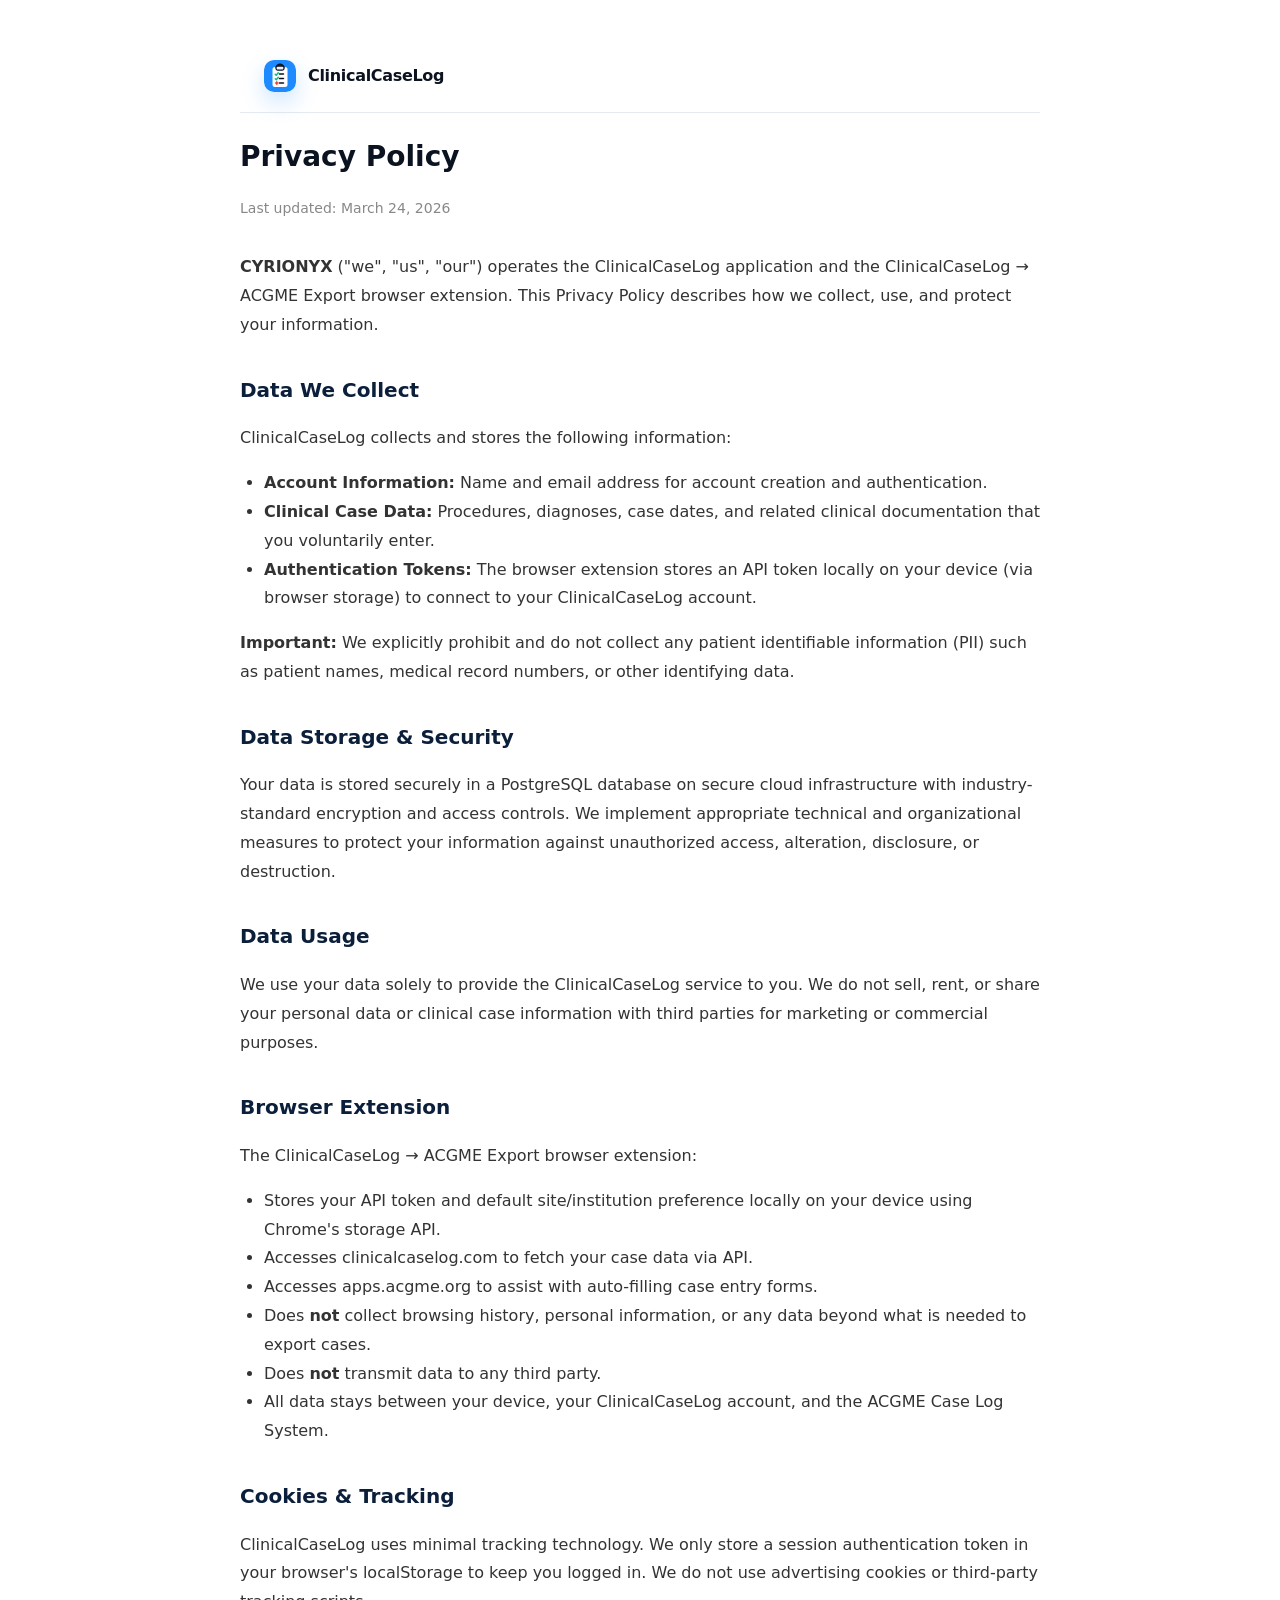
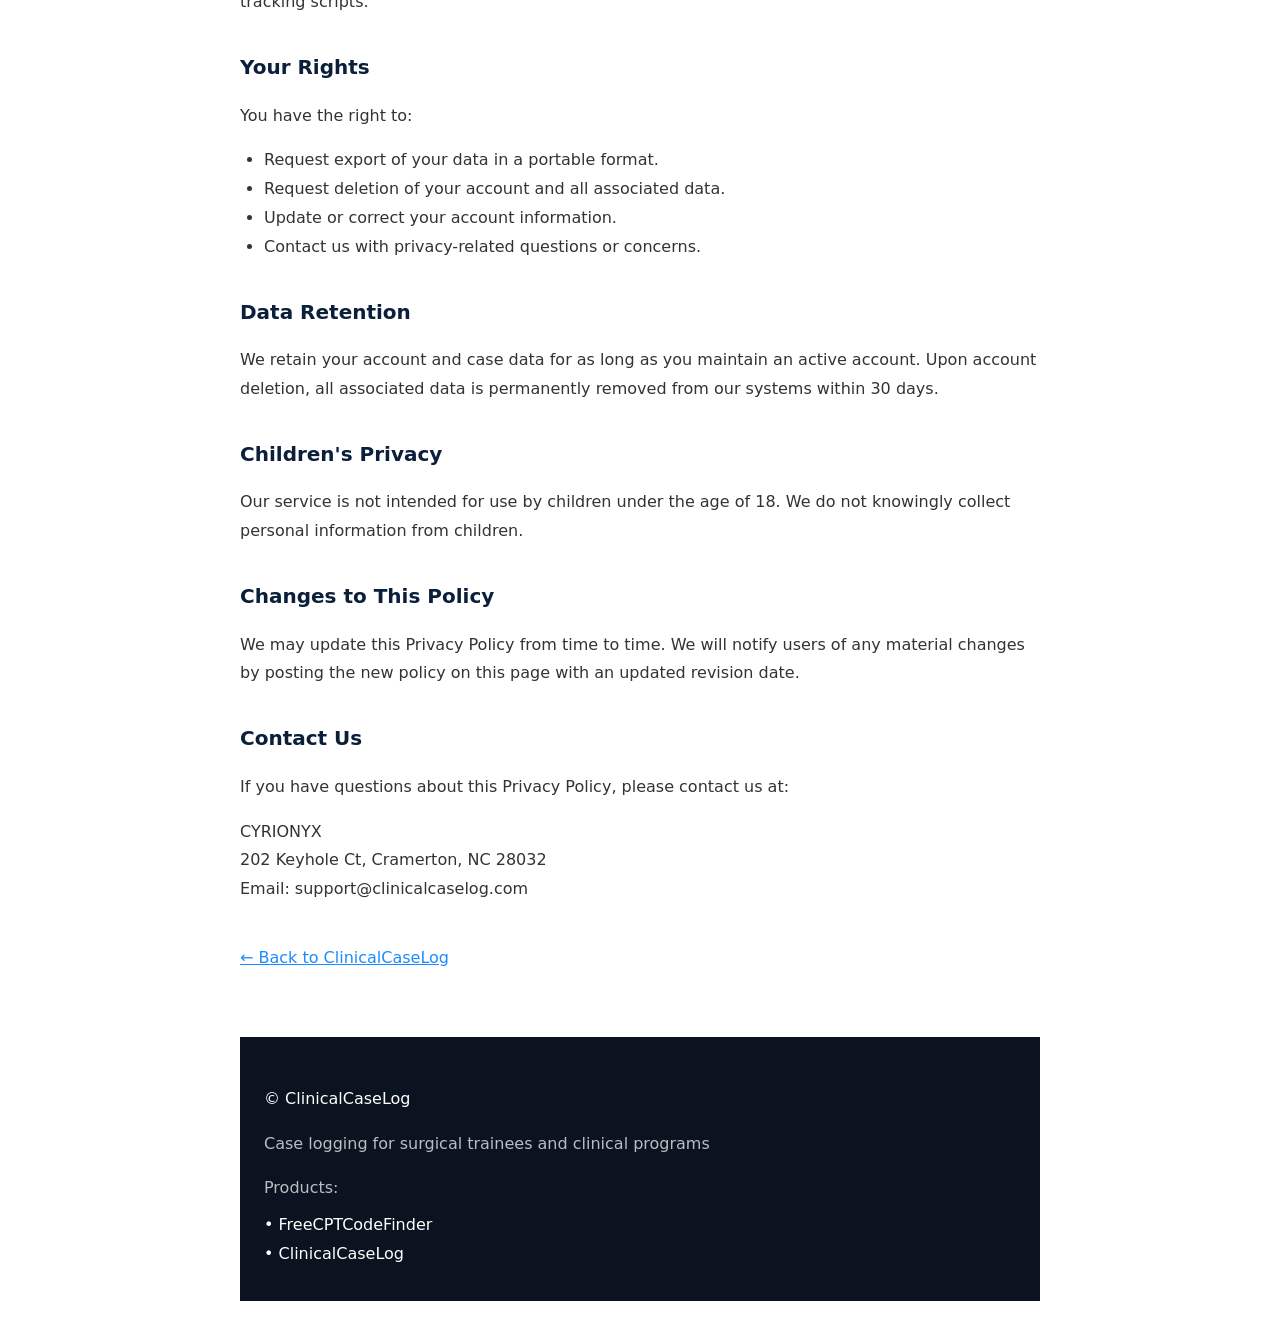
<file: privacy.html>
<!DOCTYPE html>
<html lang="en">
<head>
<meta charset="UTF-8">
<meta name="viewport" content="width=device-width, initial-scale=1.0">
<title>Cyrionyx – Clinical Case Log</title>
<style>
body { font-family: -apple-system, BlinkMacSystemFont, 'Segoe UI', Roboto, sans-serif; max-width: 800px; margin: 0 auto; padding: 40px 24px; color: #1a1a2e; line-height: 1.8; background: #f9f9fb; }
h1 { font-size: 28px; margin-bottom: 8px; }
h2 { font-size: 20px; margin-top: 32px; color: #0B1F3B; }
p, li { font-size: 16px; color: #333; }
ul { padding-left: 24px; }
a { color: #1D8BFF; }
.updated { font-size: 14px; color: #888; margin-bottom: 32px; }

:root {
  --cyr-navy: #0B1220;
  --cyr-blue: #1D8BFF;
  --cyr-white: #FFFFFF;
  --cyr-steel: #7C8AA5;
  --cyr-border: #E6EAF0;
  --cyr-input: #D0D7E2;
  --cyr-surface: #FFFFFF;
  --cyr-surface-muted: #F7F9FC;
  --cyr-shadow: 0 2px 8px rgba(11,18,32,0.06);
  --cyr-radius-btn: 8px;
  --cyr-radius-card: 12px;
  --space-xs: 4px;
  --space-sm: 8px;
  --space-md: 16px;
  --space-lg: 24px;
  --space-xl: 32px;
  --space-xxl: 48px;
}
body {
  font-family: Inter, ui-sans-serif, system-ui, -apple-system, BlinkMacSystemFont, "Segoe UI", sans-serif !important;
  color: var(--cyr-navy) !important;
  background: var(--cyr-white) !important;
}
a { color: var(--cyr-blue); }
button, .btn, .cta-button, .cta-primary, .subscribe-btn, .demo-button {
  border-radius: var(--cyr-radius-btn) !important;
}
input, select, textarea, .search-input {
  border: 1px solid var(--cyr-input) !important;
  box-shadow: none !important;
}
input:focus, select:focus, textarea:focus, .search-input:focus {
  outline: 1px solid var(--cyr-blue) !important;
  border-color: var(--cyr-blue) !important;
}
.brand-shell .btn-primary,
.brand-shell .cta-primary,
.brand-shell .subscribe-btn,
.brand-shell .cta-button,
.brand-shell .demo-button,
.brand-shell .btn:not(.secondary) {
  background: var(--cyr-blue) !important;
  color: var(--cyr-white) !important;
  border: 0 !important;
  padding: 12px 16px !important;
  box-shadow: none !important;
}
.brand-shell .btn.secondary,
.brand-shell .cta-secondary,
.brand-shell .secondary,
.brand-shell a.cta-button[style*='transparent'] {
  background: transparent !important;
  color: var(--cyr-navy) !important;
  border: 1px solid var(--cyr-navy) !important;
}
.brand-shell .card, .brand-shell .feature-card, .brand-shell .stat-card, .brand-shell .pricing-card, .brand-shell .code-box, .brand-shell .related-card, .brand-shell .testimonial-container {
  background: var(--cyr-surface) !important;
  border: 1px solid var(--cyr-border) !important;
  border-radius: var(--cyr-radius-card) !important;
  box-shadow: var(--cyr-shadow) !important;
}
.cyr-header {
  position: sticky;
  top: 0;
  z-index: 300;
  background: rgba(255,255,255,0.96);
  border-bottom: 1px solid var(--cyr-border);
  backdrop-filter: blur(12px);
}
.cyr-header-inner {
  max-width: 1200px;
  margin: 0 auto;
  padding: 16px 24px;
  display: flex;
  align-items: center;
  justify-content: space-between;
  gap: 24px;
}
.cyr-brand {
  display: inline-flex;
  align-items: center;
  gap: 12px;
  text-decoration: none;
  color: var(--cyr-navy);
  min-height: 24px;
}
.cyr-brand img {
  width: 24px;
  height: 24px;
  display: block;
}
.cyr-wordmark {
  font-size: 16px;
  font-weight: 600;
  letter-spacing: 0.03em;
  color: var(--cyr-navy);
  line-height: 1;
}
.cyr-wordmark .x { color: var(--cyr-blue); display: inline-block; transform: scaleX(1.03); }
.cyr-nav { display: flex; align-items: center; gap: 24px; }
.cyr-nav-link, .cyr-dropdown-toggle {
  color: var(--cyr-navy);
  text-decoration: none;
  font-weight: 500;
  font-size: 14px;
  background: transparent;
  border: 0;
  cursor: pointer;
  padding: 0;
}
.cyr-dropdown { position: relative; }
.cyr-dropdown-menu {
  position: absolute;
  right: 0;
  top: calc(100% + 12px);
  min-width: 220px;
  background: var(--cyr-white);
  border: 1px solid var(--cyr-border);
  border-radius: 12px;
  box-shadow: var(--cyr-shadow);
  padding: 8px;
  display: none;
}
.cyr-dropdown.open .cyr-dropdown-menu { display: block; }
.cyr-dropdown-menu a {
  display: block;
  padding: 12px 14px;
  border-radius: 8px;
  color: var(--cyr-navy);
  text-decoration: none;
  font-weight: 500;
}
.cyr-dropdown-menu a:hover { background: var(--cyr-surface-muted); }
.cyr-menu-button {
  display: none;
  width: 40px;
  height: 40px;
  border: 1px solid var(--cyr-border);
  border-radius: 8px;
  background: var(--cyr-white);
  color: var(--cyr-navy);
  font-size: 18px;
}
.cyr-mobile-drawer {
  display: none;
  border-top: 1px solid var(--cyr-border);
  background: var(--cyr-white);
  padding: 16px 24px 24px;
}
.cyr-mobile-drawer.open { display: block; }
.cyr-mobile-drawer a, .cyr-mobile-products-label {
  display: block;
  color: var(--cyr-navy);
  text-decoration: none;
  padding: 12px 0;
  font-weight: 500;
}
.cyr-mobile-products {
  padding-left: 16px;
}
.cyr-footer {
  background: var(--cyr-navy);
  color: var(--cyr-white);
  margin-top: 48px;
}
.cyr-footer-inner {
  max-width: 1200px;
  margin: 0 auto;
  padding: 32px 24px;
}
.cyr-footer-title {
  font-size: 14px;
  font-weight: 600;
  letter-spacing: 0.03em;
}
.cyr-footer-copy {
  color: #D7DFEA;
  margin-top: 8px;
  font-size: 14px;
}
.cyr-footer-products {
  margin-top: 16px;
  font-size: 14px;
  color: #D7DFEA;
  line-height: 1.8;
}
.cyr-footer-products span { display: block; }
@media (max-width: 767px) {
  .cyr-header-inner { padding: 12px 16px; }
  .cyr-brand img { width: 24px; height: 24px; }
  .cyr-wordmark { font-size: 15px; }
  .cyr-nav { display: none; }
  .cyr-menu-button { display: inline-flex; align-items: center; justify-content: center; }
}

</style>
    <link rel="apple-touch-icon" href="/icon-192.png">
    <link rel="icon" type="image/png" sizes="32x32" href="/favicon-32.png">
    <link rel="icon" type="image/png" sizes="16x16" href="/favicon-16.png">
    <link rel="stylesheet" href="/assets/cyrionyx-brand.css">
</head>
<body class="brand-shell-page" data-brand-page="privacy">
    <div id="cyr-site-header"></div>

<h1>Privacy Policy</h1>
<p class="updated">Last updated: March 24, 2026</p>
<p><strong>CYRIONYX</strong> ("we", "us", "our") operates the ClinicalCaseLog application and the ClinicalCaseLog → ACGME Export browser extension. This Privacy Policy describes how we collect, use, and protect your information.</p>

<h2>Data We Collect</h2>
<p>ClinicalCaseLog collects and stores the following information:</p>
<ul>
<li><strong>Account Information:</strong> Name and email address for account creation and authentication.</li>
<li><strong>Clinical Case Data:</strong> Procedures, diagnoses, case dates, and related clinical documentation that you voluntarily enter.</li>
<li><strong>Authentication Tokens:</strong> The browser extension stores an API token locally on your device (via browser storage) to connect to your ClinicalCaseLog account.</li>
</ul>
<p><strong>Important:</strong> We explicitly prohibit and do not collect any patient identifiable information (PII) such as patient names, medical record numbers, or other identifying data.</p>

<h2>Data Storage & Security</h2>
<p>Your data is stored securely in a PostgreSQL database on secure cloud infrastructure with industry-standard encryption and access controls. We implement appropriate technical and organizational measures to protect your information against unauthorized access, alteration, disclosure, or destruction.</p>

<h2>Data Usage</h2>
<p>We use your data solely to provide the ClinicalCaseLog service to you. We do not sell, rent, or share your personal data or clinical case information with third parties for marketing or commercial purposes.</p>

<h2>Browser Extension</h2>
<p>The ClinicalCaseLog → ACGME Export browser extension:</p>
<ul>
<li>Stores your API token and default site/institution preference locally on your device using Chrome's storage API.</li>
<li>Accesses clinicalcaselog.com to fetch your case data via API.</li>
<li>Accesses apps.acgme.org to assist with auto-filling case entry forms.</li>
<li>Does <strong>not</strong> collect browsing history, personal information, or any data beyond what is needed to export cases.</li>
<li>Does <strong>not</strong> transmit data to any third party.</li>
<li>All data stays between your device, your ClinicalCaseLog account, and the ACGME Case Log System.</li>
</ul>

<h2>Cookies & Tracking</h2>
<p>ClinicalCaseLog uses minimal tracking technology. We only store a session authentication token in your browser's localStorage to keep you logged in. We do not use advertising cookies or third-party tracking scripts.</p>

<h2>Your Rights</h2>
<p>You have the right to:</p>
<ul>
<li>Request export of your data in a portable format.</li>
<li>Request deletion of your account and all associated data.</li>
<li>Update or correct your account information.</li>
<li>Contact us with privacy-related questions or concerns.</li>
</ul>

<h2>Data Retention</h2>
<p>We retain your account and case data for as long as you maintain an active account. Upon account deletion, all associated data is permanently removed from our systems within 30 days.</p>

<h2>Children's Privacy</h2>
<p>Our service is not intended for use by children under the age of 18. We do not knowingly collect personal information from children.</p>

<h2>Changes to This Policy</h2>
<p>We may update this Privacy Policy from time to time. We will notify users of any material changes by posting the new policy on this page with an updated revision date.</p>

<h2>Contact Us</h2>
<p>If you have questions about this Privacy Policy, please contact us at:</p>
<p>
CYRIONYX<br>
202 Keyhole Ct, Cramerton, NC 28032<br>
Email: support@clinicalcaselog.com
</p>

<p style="margin-top:40px;"><a href="/">← Back to ClinicalCaseLog</a></p>

<script>
(function(){
  document.querySelectorAll('.cyr-dropdown').forEach(function(drop){
    var btn = drop.querySelector('.cyr-dropdown-toggle');
    btn.addEventListener('click', function(e){
      e.stopPropagation();
      var open = drop.classList.toggle('open');
      btn.setAttribute('aria-expanded', open ? 'true' : 'false');
    });
  });
  document.querySelectorAll('[data-cyrionyx-header]').forEach(function(header){
    var btn = header.querySelector('.cyr-menu-button');
    var drawer = header.querySelector('.cyr-mobile-drawer');
    if (btn && drawer) {
      btn.addEventListener('click', function(){ drawer.classList.toggle('open'); });
    }
  });
  document.addEventListener('click', function(){
    document.querySelectorAll('.cyr-dropdown.open').forEach(function(drop){
      drop.classList.remove('open');
      var btn = drop.querySelector('.cyr-dropdown-toggle');
      if (btn) btn.setAttribute('aria-expanded', 'false');
    });
  });
})();
</script>
    <div id="cyr-site-footer"></div>
    <script src="/assets/cyrionyx-brand.js"></script>
</body>
</html>
</file>
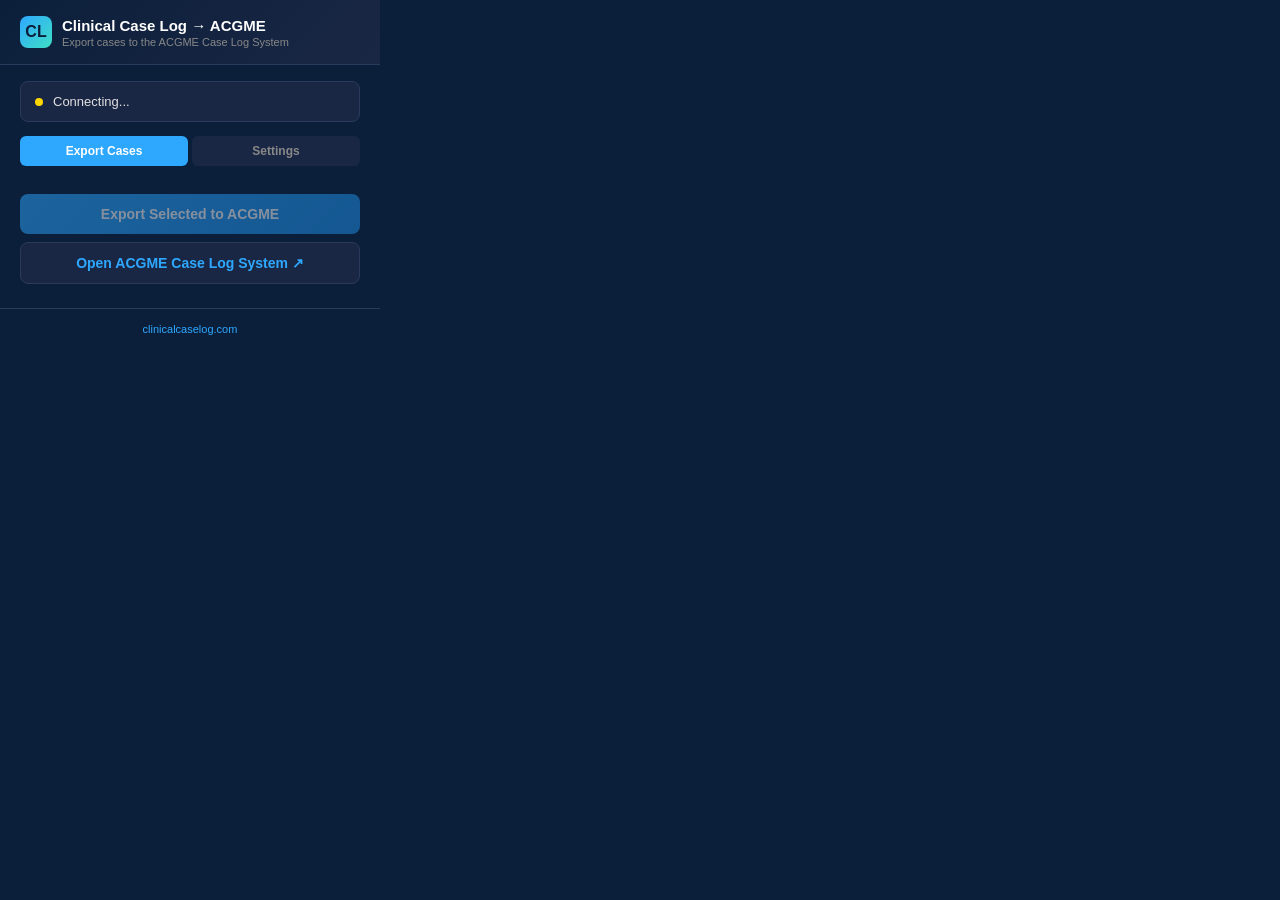
<file: chrome-extension/popup.html>
<!DOCTYPE html>
<html>
<head>
  <meta charset="UTF-8">
  <style>
    * { margin: 0; padding: 0; box-sizing: border-box; }
    body {
      width: 380px;
      font-family: 'Segoe UI', -apple-system, sans-serif;
      background: #0B1F3B;
      color: #e0e0e0;
    }
    .header {
      background: linear-gradient(135deg, #0B1F3B, #1a2744);
      padding: 16px 20px;
      border-bottom: 1px solid #2a3a5c;
    }
    .header h1 {
      font-size: 15px;
      font-weight: 700;
      color: #fff;
      margin-bottom: 2px;
    }
    .header p {
      font-size: 11px;
      color: #888;
    }
    .logo-row {
      display: flex;
      align-items: center;
      gap: 10px;
    }
    .logo-icon {
      width: 32px;
      height: 32px;
      background: linear-gradient(135deg, #2EA8FF, #3FE0C5);
      border-radius: 8px;
      display: flex;
      align-items: center;
      justify-content: center;
      font-size: 16px;
      font-weight: 800;
      color: #0B1F3B;
    }
    .content {
      padding: 16px 20px;
    }
    .status-bar {
      background: #1a2744;
      border: 1px solid #2a3a5c;
      border-radius: 8px;
      padding: 12px 14px;
      margin-bottom: 14px;
      display: flex;
      align-items: center;
      gap: 10px;
    }
    .status-dot {
      width: 8px;
      height: 8px;
      border-radius: 50%;
      flex-shrink: 0;
    }
    .status-dot.connected { background: #3FE0C5; }
    .status-dot.disconnected { background: #ff4d4d; }
    .status-dot.loading { background: #FFD700; animation: pulse 1s infinite; }
    @keyframes pulse { 0%,100% { opacity:1; } 50% { opacity:0.4; } }
    .status-text { font-size: 13px; }

    .section-title {
      font-size: 11px;
      text-transform: uppercase;
      letter-spacing: 0.5px;
      color: #888;
      margin-bottom: 8px;
    }

    .case-count {
      text-align: center;
      padding: 20px;
      margin-bottom: 14px;
    }
    .case-count .number {
      font-size: 42px;
      font-weight: 800;
      color: #2EA8FF;
      line-height: 1;
    }
    .case-count .label {
      font-size: 12px;
      color: #888;
      margin-top: 4px;
    }

    .btn {
      display: block;
      width: 100%;
      padding: 12px;
      border: none;
      border-radius: 8px;
      font-size: 14px;
      font-weight: 600;
      cursor: pointer;
      transition: all 0.2s;
      margin-bottom: 8px;
    }
    .btn-primary {
      background: linear-gradient(135deg, #2EA8FF, #1e90e8);
      color: white;
    }
    .btn-primary:hover {
      box-shadow: 0 4px 16px rgba(46,168,255,0.4);
      transform: translateY(-1px);
    }
    .btn-primary:disabled {
      opacity: 0.5;
      cursor: not-allowed;
      transform: none;
      box-shadow: none;
    }
    .btn-secondary {
      background: #1a2744;
      color: #2EA8FF;
      border: 1px solid #2a3a5c;
    }
    .btn-secondary:hover {
      background: #243656;
    }

    .case-list {
      max-height: 200px;
      overflow-y: auto;
      margin-bottom: 14px;
    }
    .case-item {
      display: flex;
      align-items: center;
      gap: 10px;
      padding: 8px 10px;
      border-radius: 6px;
      font-size: 13px;
      cursor: pointer;
    }
    .case-item:hover { background: #1a2744; }
    .case-item input[type="checkbox"] {
      accent-color: #2EA8FF;
    }
    .case-item .case-name {
      flex: 1;
      white-space: nowrap;
      overflow: hidden;
      text-overflow: ellipsis;
    }
    .case-item .case-date {
      color: #888;
      font-size: 11px;
      flex-shrink: 0;
    }
    .case-item .case-cpt {
      color: #2EA8FF;
      font-family: 'JetBrains Mono', monospace;
      font-size: 11px;
      flex-shrink: 0;
    }

    .settings-row {
      display: flex;
      align-items: center;
      justify-content: space-between;
      padding: 8px 0;
      border-bottom: 1px solid #1a2744;
    }
    .settings-row label { font-size: 13px; }
    .settings-row input {
      background: #0f1729;
      border: 1px solid #2a3a5c;
      color: #e0e0e0;
      padding: 6px 10px;
      border-radius: 6px;
      font-size: 13px;
      width: 200px;
    }

    .footer {
      padding: 10px 20px;
      border-top: 1px solid #2a3a5c;
      text-align: center;
    }
    .footer a {
      color: #2EA8FF;
      text-decoration: none;
      font-size: 11px;
    }

    .tab-bar {
      display: flex;
      gap: 4px;
      margin-bottom: 14px;
    }
    .tab {
      flex: 1;
      padding: 8px;
      text-align: center;
      font-size: 12px;
      font-weight: 600;
      border-radius: 6px;
      cursor: pointer;
      background: #1a2744;
      color: #888;
      border: none;
    }
    .tab.active {
      background: #2EA8FF;
      color: white;
    }

    #exportView, #settingsView { display: none; }
    #exportView.active, #settingsView.active { display: block; }

    .select-bar {
      display: flex;
      justify-content: space-between;
      align-items: center;
      margin-bottom: 8px;
    }
    .select-bar a {
      color: #2EA8FF;
      text-decoration: none;
      font-size: 12px;
      cursor: pointer;
    }

    .msg {
      padding: 10px;
      border-radius: 6px;
      font-size: 12px;
      margin-bottom: 10px;
      display: none;
    }
    .msg.success { background: rgba(63,224,197,0.15); color: #3FE0C5; display: block; }
    .msg.error { background: rgba(255,77,77,0.15); color: #ff4d4d; display: block; }
  </style>
</head>
<body>
  <div class="header">
    <div class="logo-row">
      <div class="logo-icon">CL</div>
      <div>
        <h1>Clinical Case Log → ACGME</h1>
        <p>Export cases to the ACGME Case Log System</p>
      </div>
    </div>
  </div>

  <div class="content">
    <div class="status-bar">
      <div class="status-dot loading" id="statusDot"></div>
      <div class="status-text" id="statusText">Connecting...</div>
    </div>

    <div class="tab-bar">
      <button class="tab active" data-tab="export" onclick="switchTab('export')">Export Cases</button>
      <button class="tab" data-tab="settings" onclick="switchTab('settings')">Settings</button>
    </div>

    <div id="exportView" class="active">
      <div id="msgBox" class="msg"></div>

      <div class="case-count" id="caseCountSection" style="display:none;">
        <div class="number" id="unexportedCount">0</div>
        <div class="label">cases ready to export to ACGME</div>
      </div>

      <div class="select-bar" id="selectBar" style="display:none;">
        <span class="section-title" style="margin:0;">Select Cases</span>
        <div>
          <a onclick="selectAll()">All</a> · <a onclick="selectNone()">None</a>
        </div>
      </div>

      <div class="case-list" id="caseList"></div>

      <button class="btn btn-primary" id="exportBtn" onclick="exportSelected()" disabled>
        Export Selected to ACGME
      </button>
      <button class="btn btn-secondary" onclick="openACGME()">
        Open ACGME Case Log System ↗
      </button>
    </div>

    <div id="settingsView">
      <div class="section-title">Clinical Case Log Account</div>
      <div class="settings-row">
        <label>API Token</label>
        <input type="password" id="apiToken" placeholder="Paste from app settings">
      </div>
      <div class="settings-row">
        <label>Site / Institution</label>
        <input type="text" id="defaultSite" placeholder="e.g. CaroMont Regional">
      </div>
      <div style="margin-top: 12px;">
        <button class="btn btn-primary" onclick="saveSettings()">Save Settings</button>
      </div>
    </div>
  </div>

  <div class="footer">
    <a href="https://clinicalcaselog.com" target="_blank">clinicalcaselog.com</a>
  </div>

  <script src="popup.js"></script>
</body>
</html>
</file>
<file: assets/cyrionyx-brand.css>
:root {
  --cyr-navy: #0B1220;
  --cyr-blue: #1D8BFF;
  --cyr-white: #FFFFFF;
  --cyr-steel: #7C8AA5;
  --cyr-border: #E6EAF0;
  --cyr-input: #D0D7E2;
  --cyr-surface: #FFFFFF;
  --cyr-surface-alt: #F7F9FC;
  --cyr-text: #0B1220;
  --cyr-muted: #7C8AA5;
  --cyr-shadow: 0 2px 8px rgba(11,18,32,0.06);
  --cyr-radius-button: 8px;
  --cyr-radius-card: 12px;
  --cyr-space-xs: 4px;
  --cyr-space-sm: 8px;
  --cyr-space-md: 16px;
  --cyr-space-lg: 24px;
  --cyr-space-xl: 32px;
  --cyr-space-xxl: 48px;
}

html, body {
  font-family: Inter, ui-sans-serif, system-ui, -apple-system, BlinkMacSystemFont, "Segoe UI", sans-serif;
  color: var(--cyr-text);
}

body.brand-shell-page {
  background: var(--cyr-surface-alt);
}

body[data-brand-page="home"] > .nav,
body[data-brand-page="prep"] > .nav,
body[data-brand-page="blog"] > .nav,
body[data-brand-page="admin"] > nav,
body[data-brand-page="legal"] nav,
body[data-brand-page="privacy"] nav,
body[data-brand-page="home"] > .footer,
body[data-brand-page="blog"] > .footer {
  display: none !important;
}

.cyr-brand-wordmark {
  display: inline-flex;
  align-items: center;
  gap: 12px;
  color: var(--cyr-navy);
  text-decoration: none;
}

.cyr-brand-badge {
  width: 32px;
  height: 32px;
  flex: 0 0 32px;
  display: block;
  border-radius: 10px;
  box-shadow: 0 10px 22px rgba(29, 139, 255, 0.22);
}

.cyr-brand-wordmark .brand-name {
  display: inline-flex;
  align-items: center;
  gap: 0;
  font-weight: 800;
  letter-spacing: -0.02em;
  font-size: 1rem;
  text-transform: none;
  line-height: 1;
}

.cyr-brand-wordmark .brand-name .x-mark {
  color: var(--cyr-blue);
  display: inline-block;
  transform: none;
}

.cyr-brand-wordmark .brand-sub {
  color: var(--cyr-text);
  font-size: 1rem;
  font-weight: 600;
  letter-spacing: 0.02em;
}

.cyr-site-header {
  position: sticky;
  top: 0;
  z-index: 1000;
  background: rgba(255,255,255,0.96);
  backdrop-filter: blur(14px);
  border-bottom: 1px solid var(--cyr-border);
}

.cyr-site-header__inner,
.cyr-site-footer__inner {
  max-width: 1200px;
  margin: 0 auto;
  padding: 0 var(--cyr-lg, 24px);
}

.cyr-site-header__inner {
  min-height: 72px;
  display: flex;
  align-items: center;
  justify-content: space-between;
  gap: 24px;
}

.cyr-site-nav,
.cyr-site-nav__group,
.cyr-products-menu {
  display: flex;
  align-items: center;
  gap: 24px;
}

.cyr-site-nav a,
.cyr-products-trigger {
  color: var(--cyr-text);
  text-decoration: none;
  font-weight: 500;
  font-size: 14px;
  background: none;
  border: 0;
  cursor: pointer;
}

.cyr-products {
  position: relative;
}

.cyr-products-trigger {
  display: inline-flex;
  align-items: center;
  gap: 6px;
  padding: 0;
}

.cyr-products-trigger::after {
  content: "▾";
  font-size: 12px;
  color: var(--cyr-steel);
}

.cyr-products-menu {
  position: absolute;
  right: 0;
  top: calc(100% + 12px);
  min-width: 220px;
  padding: 8px;
  display: none;
  flex-direction: column;
  align-items: stretch;
  gap: 4px;
  background: var(--cyr-white);
  border: 1px solid var(--cyr-border);
  border-radius: 12px;
  box-shadow: var(--cyr-shadow);
}

.cyr-products.open .cyr-products-menu,
.cyr-products:focus-within .cyr-products-menu {
  display: flex;
}

.cyr-products-menu a {
  padding: 10px 12px;
  border-radius: 8px;
}

.cyr-products-menu a:hover,
.cyr-site-nav a:hover,
.cyr-products-trigger:hover {
  color: var(--cyr-blue);
  background: rgba(29,139,255,0.06);
}

.cyr-btn-primary,
.cyr-btn-secondary,
.brand-button-primary,
.brand-button-secondary {
  display: inline-flex;
  align-items: center;
  justify-content: center;
  gap: 8px;
  padding: 12px 16px;
  border-radius: 8px;
  font-weight: 600;
  text-decoration: none;
  border: 1px solid transparent;
}

.cyr-btn-primary,
.brand-button-primary {
  background: var(--cyr-blue);
  color: var(--cyr-white);
}

.cyr-btn-secondary,
.brand-button-secondary {
  background: transparent;
  color: var(--cyr-navy);
  border-color: var(--cyr-navy);
}

.brand-shell-page .card,
.brand-shell-page [class*="card"],
.brand-shell-page .section,
.brand-shell-page .top-users,
.brand-shell-page .pricing-badge,
.brand-shell-page .modal,
.brand-shell-page .container-card {
  border-radius: var(--cyr-radius-card) !important;
  border: 1px solid var(--cyr-border) !important;
  box-shadow: var(--cyr-shadow) !important;
}

.brand-shell-page input,
.brand-shell-page select,
.brand-shell-page textarea {
  border: 1px solid var(--cyr-input) !important;
  box-shadow: none !important;
}

.brand-shell-page input:focus,
.brand-shell-page select:focus,
.brand-shell-page textarea:focus {
  outline: 1px solid var(--cyr-blue) !important;
  border-color: var(--cyr-blue) !important;
}

.cyr-site-footer {
  background: var(--cyr-navy);
  color: var(--cyr-white);
  margin-top: 64px;
}

.cyr-site-footer__inner {
  padding-top: 32px;
  padding-bottom: 32px;
}

.cyr-site-footer p,
.cyr-site-footer li,
.cyr-site-footer a {
  color: var(--cyr-white);
  text-decoration: none;
}

.cyr-site-footer .footer-label {
  color: rgba(255,255,255,0.72);
  margin-bottom: 8px;
}

.cyr-site-footer ul {
  list-style: none;
  padding: 0;
  margin: 0;
}

.cyr-mobile-toggle,
.cyr-mobile-drawer {
  display: none;
}

@media (max-width: 767px) {
  .cyr-site-header__inner {
    min-height: 64px;
  }

  .cyr-brand-wordmark svg {
    width: 24px;
    height: 24px;
  }

  .cyr-site-nav {
    display: none;
  }

  .cyr-mobile-toggle {
    display: inline-flex;
    align-items: center;
    justify-content: center;
    width: 40px;
    height: 40px;
    border: 1px solid var(--cyr-border);
    border-radius: 8px;
    background: var(--cyr-white);
    color: var(--cyr-navy);
    font-size: 18px;
  }

  .cyr-mobile-drawer {
    display: none;
    border-top: 1px solid var(--cyr-border);
    background: var(--cyr-white);
  }

  .cyr-mobile-drawer.open {
    display: block;
  }

  .cyr-mobile-drawer__inner {
    max-width: 1200px;
    margin: 0 auto;
    padding: 16px 24px 24px;
    display: grid;
    gap: 8px;
  }

  .cyr-mobile-drawer a,
  .cyr-mobile-products-label {
    color: var(--cyr-text);
    text-decoration: none;
    font-weight: 500;
    padding: 8px 0;
  }

  .cyr-mobile-products {
    display: grid;
    gap: 4px;
    padding-left: 12px;
  }
}
</file>
